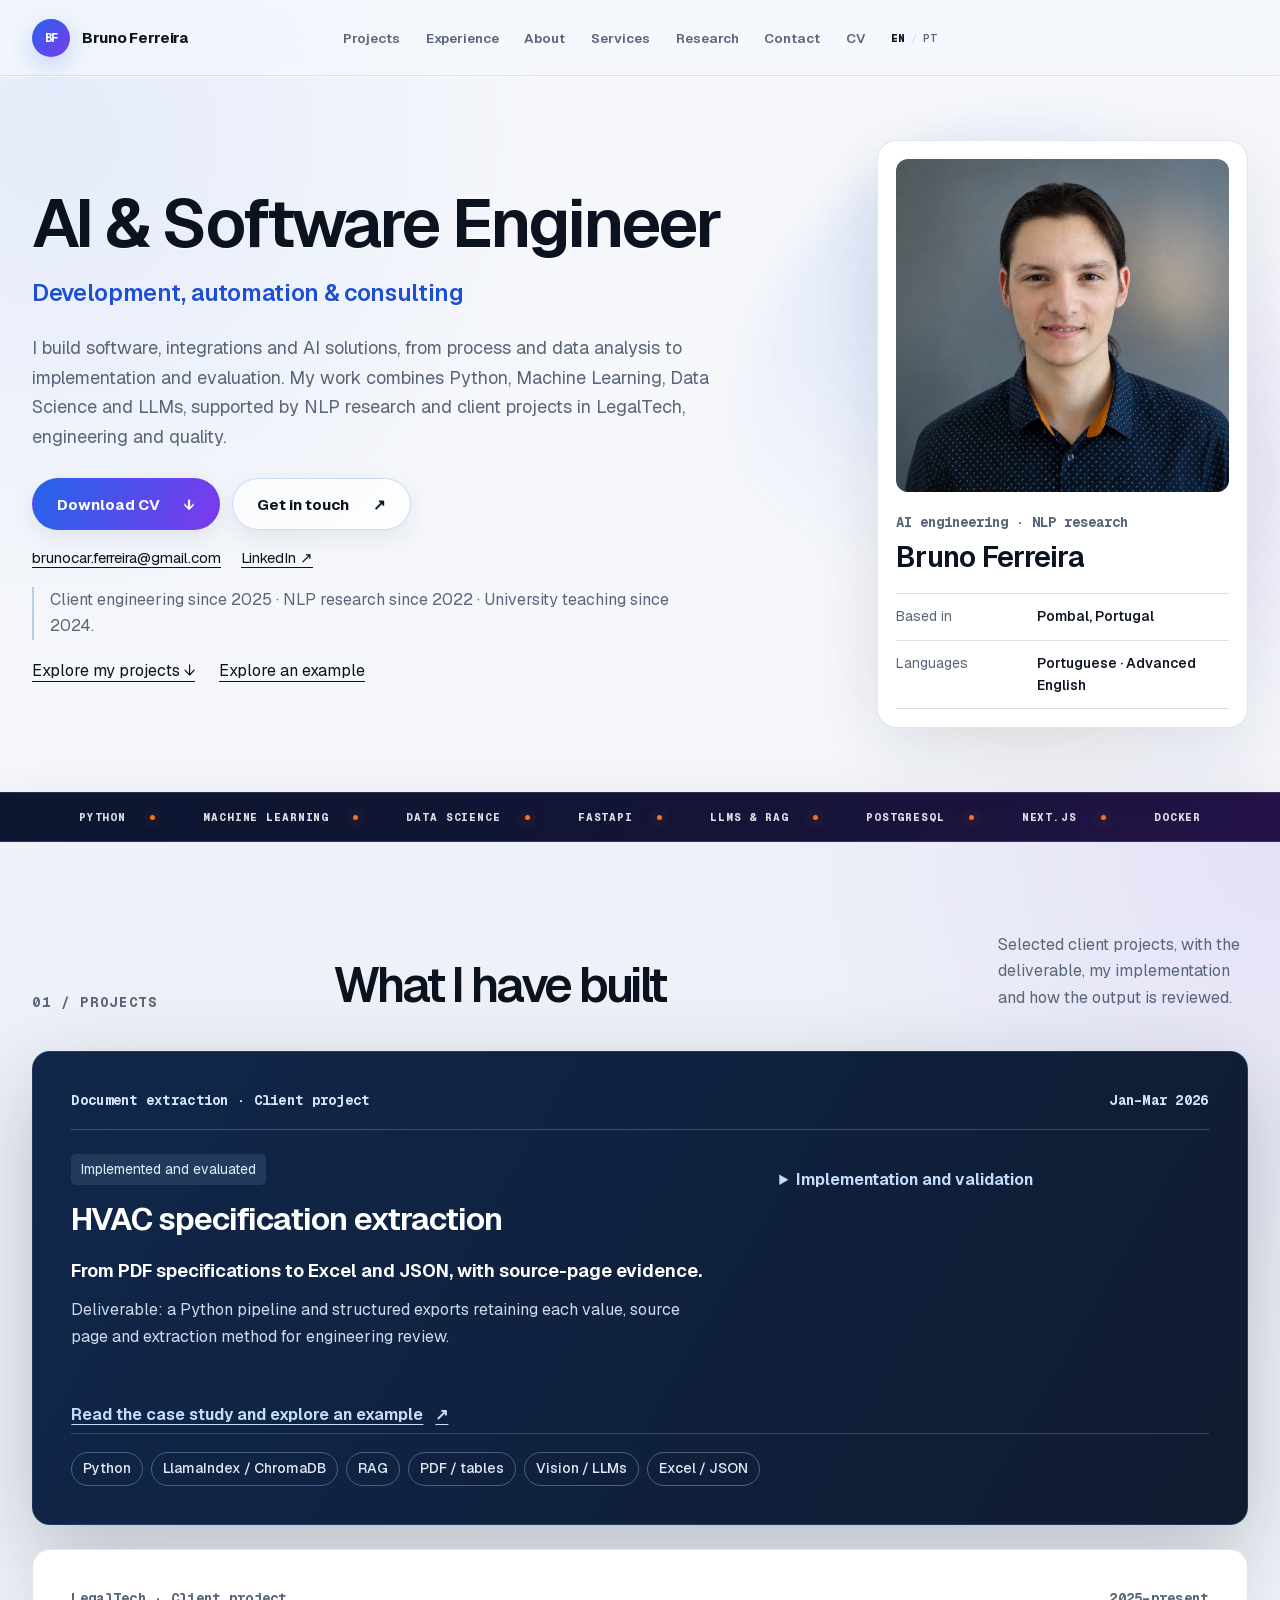
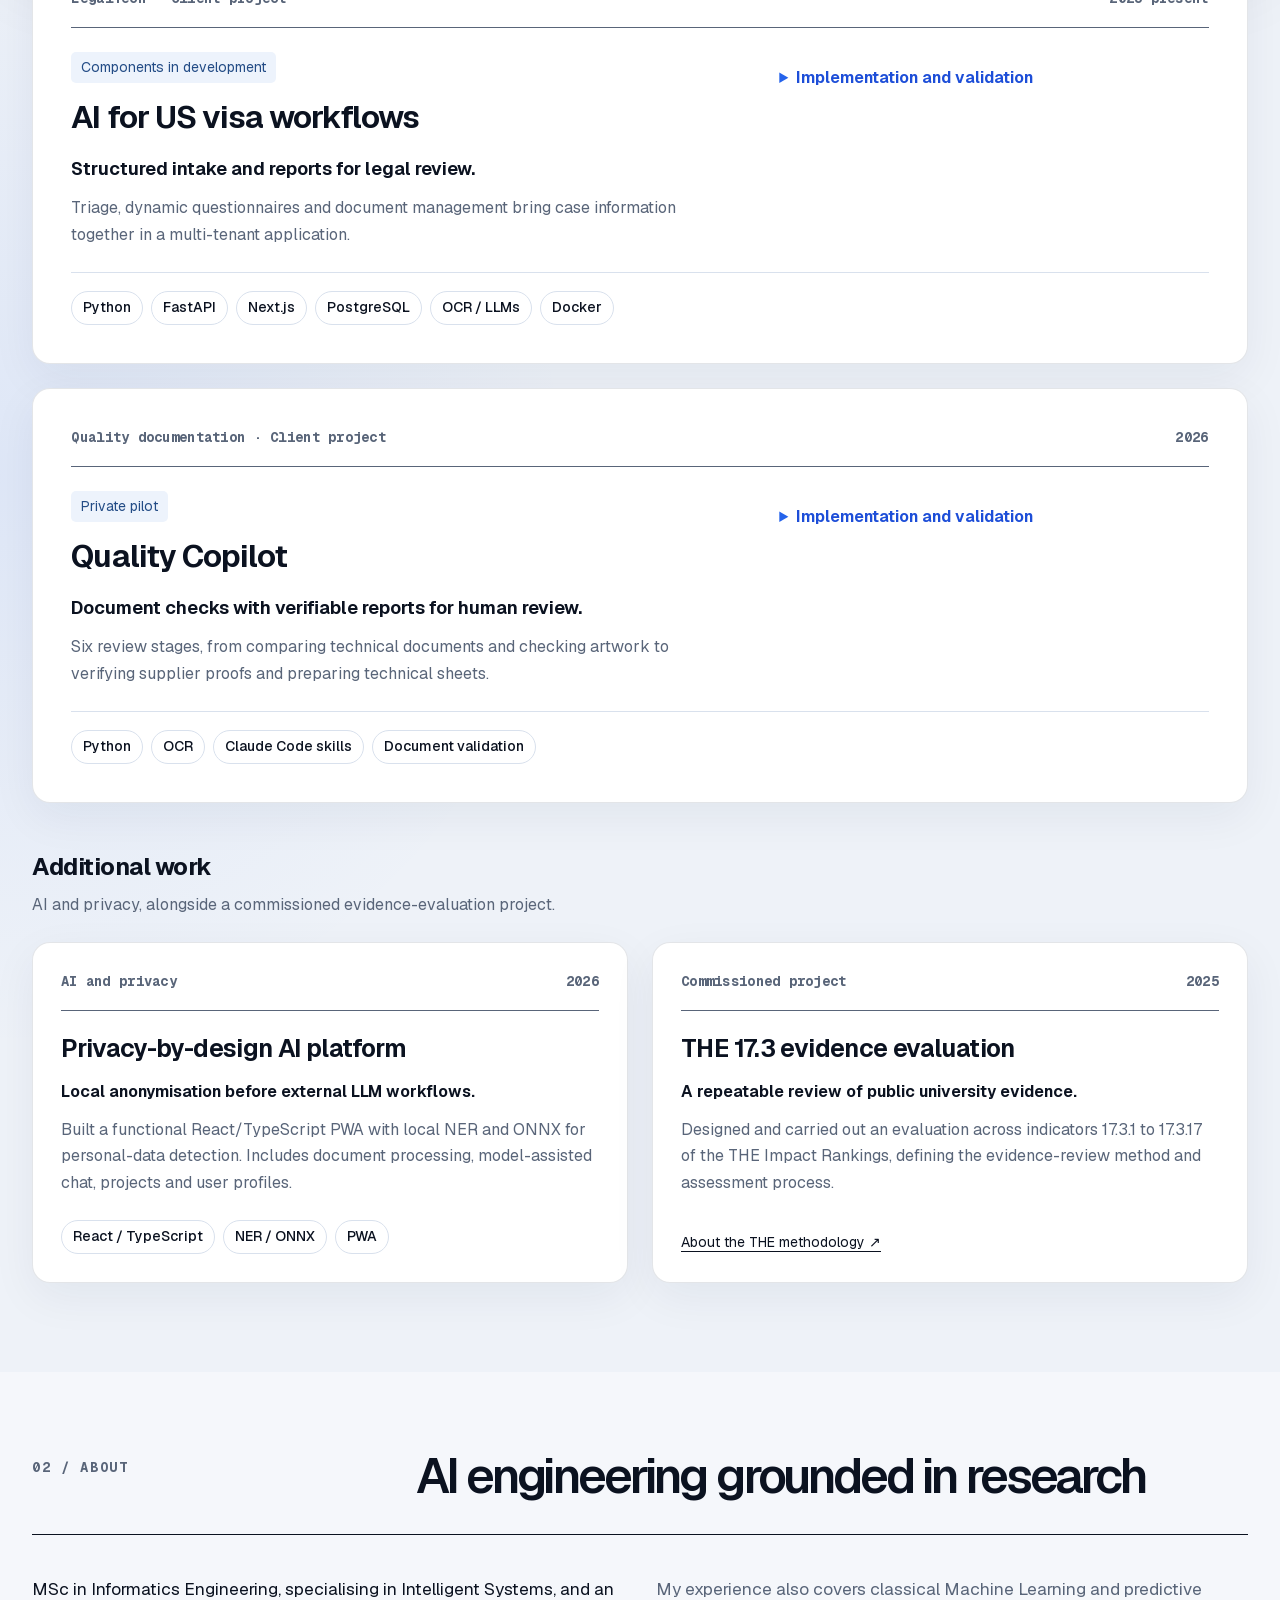
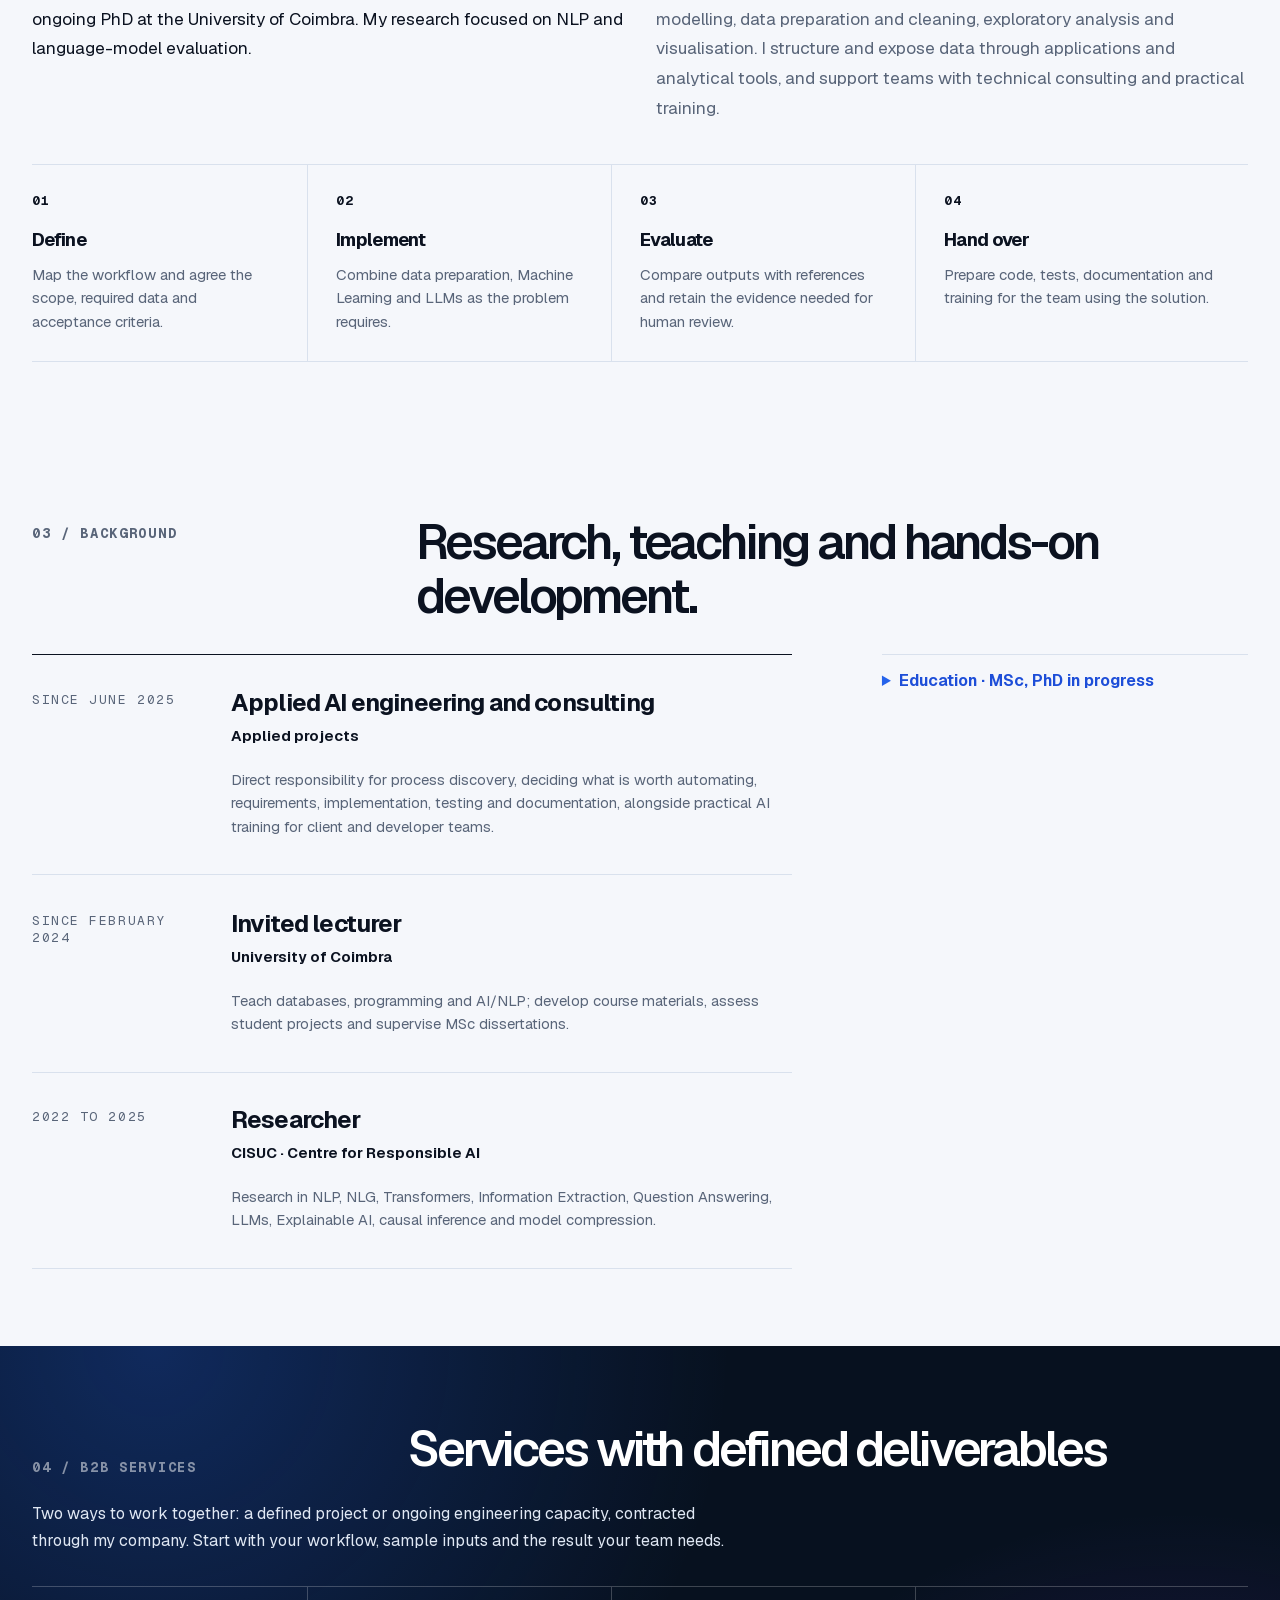
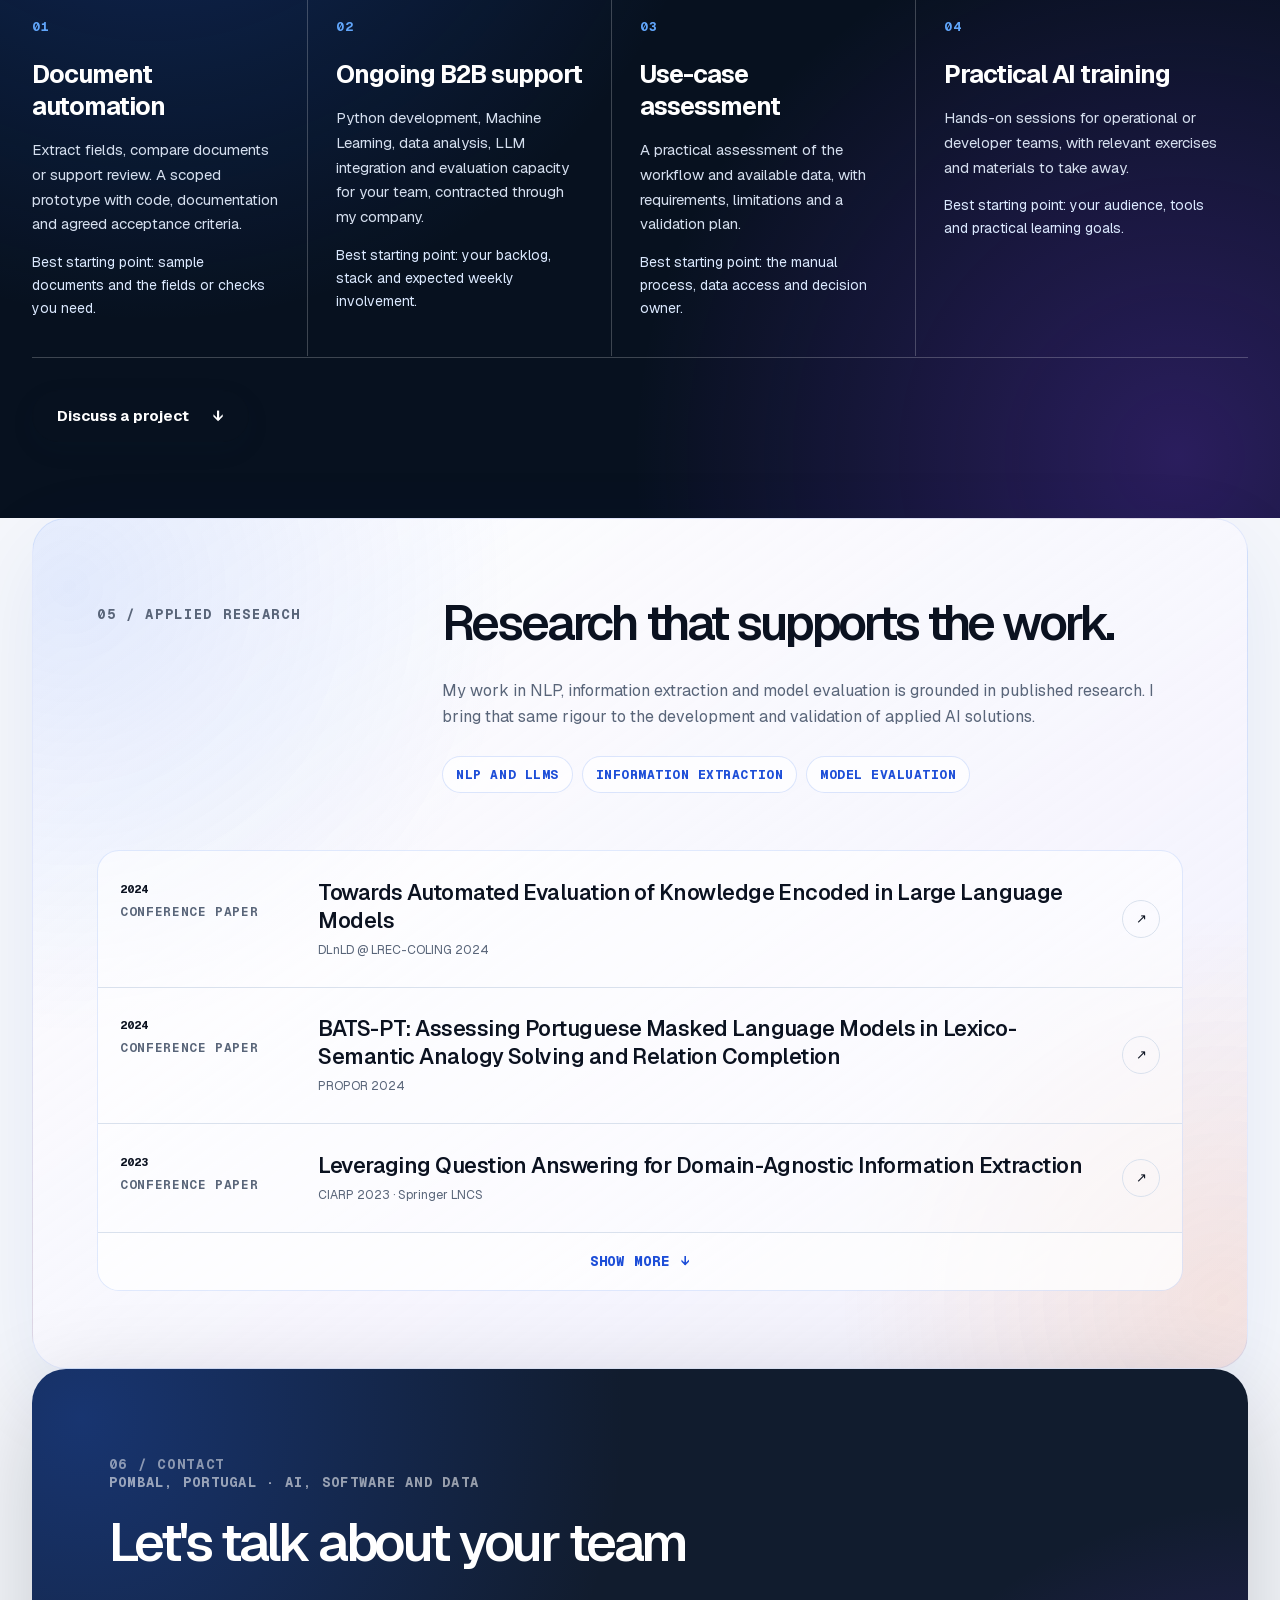
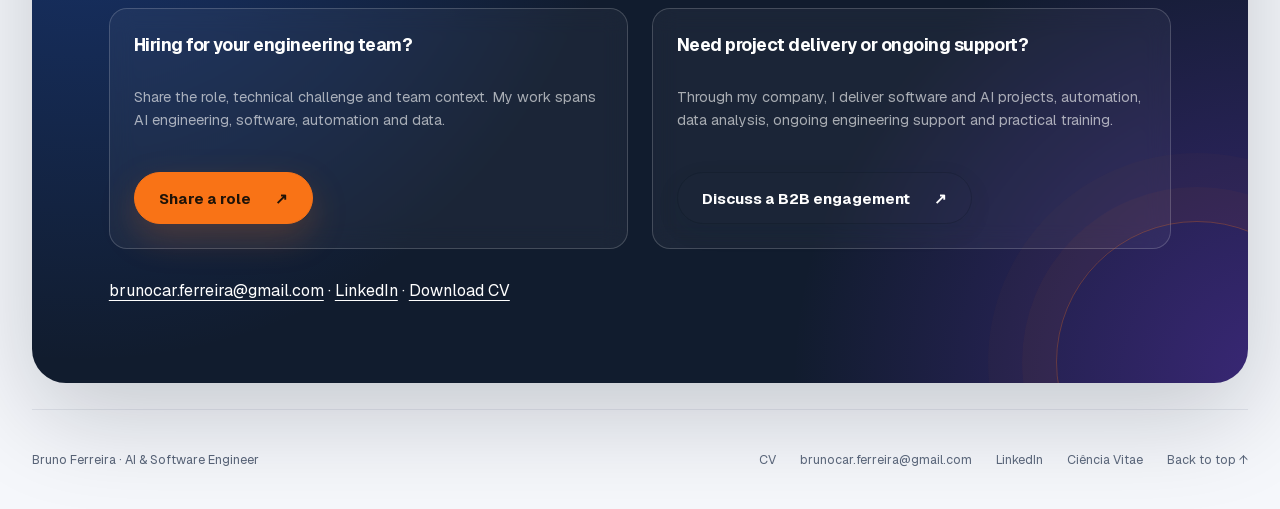
<file: index.html>
<!doctype html>
<html lang="en-GB">
<head>
  <meta charset="utf-8">
  <meta name="viewport" content="width=device-width, initial-scale=1">
  <title>Bruno Ferreira | AI &amp; Software Engineer</title>
  <meta name="description" content="AI and software engineer in Portugal. Machine Learning, Data Science, data analysis, LLMs and automation. Open to roles, B2B projects, consulting and training.">
  <meta name="theme-color" content="#f5f7fb">
  <link rel="canonical" href="https://mrbrunoferreira.github.io/bruno-ferreira/">
  <link rel="alternate" hreflang="pt-PT" href="https://mrbrunoferreira.github.io/bruno-ferreira/pt/">
  <link rel="alternate" hreflang="en-GB" href="https://mrbrunoferreira.github.io/bruno-ferreira/">
  <link rel="alternate" hreflang="x-default" href="https://mrbrunoferreira.github.io/bruno-ferreira/">
  <link rel="icon" type="image/png" sizes="304x304" href="./favicon-bf.png">
  <link rel="preload" href="./bruno-ferreira-portrait-2026.jpg" as="image">
  <link rel="stylesheet" href="./styles.css">
  <meta property="og:type" content="website">
  <meta property="og:title" content="Bruno Ferreira | AI &amp; Software Engineer">
  <meta property="og:description" content="AI and software engineer in Portugal. Machine Learning, Data Science, data analysis, LLMs and automation. Open to roles, B2B projects, consulting and training.">
  <meta property="og:url" content="https://mrbrunoferreira.github.io/bruno-ferreira/">
  <meta property="og:site_name" content="Bruno Ferreira">
  <meta property="og:locale" content="en_GB">
  <meta property="og:locale:alternate" content="pt_PT">
  <meta property="og:image" content="https://mrbrunoferreira.github.io/bruno-ferreira/og-applied-ai-blue.png">
  <meta property="og:image:width" content="1735">
  <meta property="og:image:height" content="907">
  <meta property="og:image:alt" content="Bruno Ferreira, Applied AI Engineer. Research, engineering and delivery.">
  <meta name="twitter:card" content="summary_large_image">
  <meta name="twitter:title" content="Bruno Ferreira | AI &amp; Software Engineer">
  <meta name="twitter:description" content="AI and software engineer in Portugal. Machine Learning, Data Science, data analysis, LLMs and automation. Open to roles, B2B projects, consulting and training.">
  <meta name="twitter:image" content="https://mrbrunoferreira.github.io/bruno-ferreira/og-applied-ai-blue.png">
  <script type="application/ld+json">{"@context":"https://schema.org","@type":"Person","name":"Bruno Ferreira","jobTitle":"AI & Software Engineer","url":"https://mrbrunoferreira.github.io/bruno-ferreira/","email":"mailto:brunocar.ferreira@gmail.com","sameAs":["https://www.linkedin.com/in/mrbclf/","https://www.cienciavitae.pt/portal/en/F511-94EB-FD3B","https://orcid.org/0000-0002-1148-8887"],"address":{"@type":"PostalAddress","addressLocality":"Pombal","addressCountry":"PT"},"knowsAbout":["Applied AI","Machine Learning","Data Science","Data preprocessing","Data analysis","Natural Language Processing","Large Language Models","Information Extraction","Question Answering","AI evaluation","Document intelligence"]}</script>
</head>
<body>
<a class="skip-link" href="#home">Skip to content</a>
<div class="scroll-progress" aria-hidden="true"><span></span></div>
<header class="site-header">
<a class="brand" href="#home" aria-label="Bruno Ferreira, home">
<span class="brand-mark" aria-hidden="true">BF</span>
<span>Bruno Ferreira</span>
</a>
<button class="nav-toggle" type="button" hidden aria-expanded="false" aria-controls="main-navigation" aria-label="Open menu" data-label-open="Open menu" data-label-close="Close menu">
<span>Menu</span>
<span class="nav-toggle-icon" aria-hidden="true"><span></span><span></span></span>
</button>
<nav class="main-nav" id="main-navigation" aria-label="Main navigation">
<a href="#projects">Projects</a>
<a href="#background">Experience</a>
<a href="#about">About</a>
<a href="#services">Services</a>
<a href="#research">Research</a>
<a class="nav-contact" href="#contact">Contact</a>
<a href="./bruno-ferreira-cv-en.pdf" download>CV</a>
<span class="language-switch" role="group" aria-label="Choose language">
<a href="./" lang="en" aria-current="page">EN</a>
<span aria-hidden="true">/</span>
<a href="./pt/" lang="pt">PT</a>
</span>
</nav>
</header>
<main id="home" tabindex="-1">
<section class="hero section-shell" aria-labelledby="hero-title">
<div class="hero-copy">
<h1 id="hero-title">AI &amp; Software Engineer<em>Development, automation &amp; consulting</em></h1>
<p class="hero-intro">I build software, integrations and AI solutions, from process and data analysis to implementation and evaluation. My work combines Python, Machine Learning, Data Science and LLMs, supported by NLP research and client projects in LegalTech, engineering and quality.</p>
<div class="hero-actions">
<a class="button button-primary" href="./bruno-ferreira-cv-en.pdf" download>Download CV <span aria-hidden="true">↓</span></a>
<a class="button button-secondary" href="mailto:brunocar.ferreira@gmail.com?subject=Engineering%20opportunity%20-%20Bruno%20Ferreira">Get in touch <span aria-hidden="true">↗</span></a>
</div>
<p class="hero-direct"><a href="mailto:brunocar.ferreira@gmail.com">brunocar.ferreira@gmail.com</a><a href="https://www.linkedin.com/in/mrbclf/" target="_blank" rel="noreferrer">LinkedIn ↗</a></p>
<p class="hero-evidence">Client engineering since 2025 · NLP research since 2022 · University teaching since 2024.</p>
<div class="hero-shortcuts"><a href="#projects">Explore my projects <span aria-hidden="true">↓</span></a><a href="./case-studies/hvac/#example">Explore an example</a></div>

</div>
<aside class="hero-profile" aria-label="Bruno Ferreira">
<div class="portrait-wrap"><img src="./bruno-ferreira-portrait-2026.jpg" alt="Portrait of Bruno Ferreira" width="1254" height="1254" fetchpriority="high"></div>
<p class="profile-label">AI engineering · NLP research</p>
<h2>Bruno Ferreira</h2>
<dl class="profile-facts"><div><dt>Based in</dt><dd>Pombal, Portugal</dd></div><div><dt>Languages</dt><dd>Portuguese · Advanced English</dd></div></dl>
</aside>
</section>
<div class="focus-strip">
<div class="focus-track" role="list" aria-label="Skills and technologies">
<span role="listitem">Python</span>
<span role="listitem">Machine Learning</span>
<span role="listitem">Data Science</span>
<span role="listitem">FastAPI</span>
<span role="listitem">LLMs &amp; RAG</span>
<span role="listitem">PostgreSQL</span>
<span role="listitem">Next.js</span>
<span role="listitem">Docker</span>
</div>
</div>

<section class="projects" id="projects" aria-labelledby="projects-title">
<div class="section-shell section-heading section-heading-row"><div><p class="section-index">01 / Projects</p><h2 id="projects-title">What I have built</h2></div><p class="section-note">Selected client projects, with the deliverable, my implementation and how the output is reviewed.</p></div>
<div class="section-shell case-list"><article class="project-card project-case project-hvac project-featured" id="project-hvac" aria-labelledby="project-hvac-title">
<div class="project-topline"><p>Document extraction · Client project</p><span>Jan–Mar 2026</span></div>
<div class="case-body">
<div class="case-overview"><p class="case-status">Implemented and evaluated</p><h3 id="project-hvac-title">HVAC specification extraction</h3><p class="case-outcome">From PDF specifications to Excel and JSON, with source-page evidence.</p><p class="case-context">Deliverable: a Python pipeline and structured exports retaining each value, source page and extraction method for engineering review.</p></div>
<details class="project-detail"><summary>Implementation and validation</summary><dl class="case-details"><div><dt>My implementation</dt><dd>Built a Python pipeline combining embedding-based RAG, deterministic table mapping and regular expressions with vision and language models.</dd></div><div><dt>Evidence &amp; review</dt><dd>Compared fields with manual references. Added tests for equipment attribution, identifier collisions and insufficient retrieval context.</dd></div></dl></details>
</div><a class="case-link" href="./case-studies/hvac/">Read the case study and explore an example <span aria-hidden="true">↗</span></a><div class="tag-list case-technologies"><span>Python</span><span>LlamaIndex / ChromaDB</span><span>RAG</span><span>PDF / tables</span><span>Vision / LLMs</span><span>Excel / JSON</span></div>
</article><article class="project-card project-case project-visa" id="project-legaltech" aria-labelledby="project-legaltech-title">
<div class="project-topline"><p>LegalTech · Client project</p><span>2025–present</span></div>
<div class="case-body">
<div class="case-overview"><p class="case-status">Components in development</p><h3 id="project-legaltech-title">AI for US visa workflows</h3><p class="case-outcome">Structured intake and reports for legal review.</p><p class="case-context">Triage, dynamic questionnaires and document management bring case information together in a multi-tenant application.</p></div>
<details class="project-detail"><summary>Implementation and validation</summary><dl class="case-details"><div><dt>My implementation</dt><dd>Designed and built intake, triage, dynamic questionnaires and document management, integrating OCR and language-model analysis.</dd></div><div><dt>Evidence &amp; review</dt><dd>Reports draw on document evidence to support review against USCIS criteria. Legal assessment remains with the reviewing team.</dd></div></dl></details>
</div><div class="tag-list case-technologies"><span>Python</span><span>FastAPI</span><span>Next.js</span><span>PostgreSQL</span><span>OCR / LLMs</span><span>Docker</span></div>
</article><article class="project-card project-case project-quality" id="project-quality" aria-labelledby="project-quality-title">
<div class="project-topline"><p>Quality documentation · Client project</p><span>2026</span></div>
<div class="case-body">
<div class="case-overview"><p class="case-status">Private pilot</p><h3 id="project-quality-title">Quality Copilot</h3><p class="case-outcome">Document checks with verifiable reports for human review.</p><p class="case-context">Six review stages, from comparing technical documents and checking artwork to verifying supplier proofs and preparing technical sheets.</p></div>
<details class="project-detail"><summary>Implementation and validation</summary><dl class="case-details"><div><dt>My implementation</dt><dd>Designed and implemented document comparison, dimensional and content checks, correction verification, supplier-proof comparison and technical-sheet preparation.</dd></div><div><dt>Evidence &amp; review</dt><dd>Produced reports for each stage, linking differences and findings to supporting evidence for human validation.</dd></div></dl></details>
</div><div class="tag-list case-technologies"><span>Python</span><span>OCR</span><span>Claude Code skills</span><span>Document validation</span></div>
</article><div class="additional-heading"><h3>Additional work</h3><p>AI and privacy, alongside a commissioned evidence-evaluation project.</p></div>
<div class="additional-project-grid">
<article class="project-card project-compact project-privacy" id="project-privacy">
<div class="project-topline"><p>AI and privacy</p><span>2026</span></div>
<h3>Privacy-by-design AI platform</h3><p class="case-outcome">Local anonymisation before external LLM workflows.</p><p class="case-context">Built a functional React/TypeScript PWA with local NER and ONNX for personal-data detection. Includes document processing, model-assisted chat, projects and user profiles.</p>
<div class="tag-list"><span>React / TypeScript</span><span>NER / ONNX</span><span>PWA</span></div>
</article>
<article class="project-card project-compact project-the" id="project-the">
<div class="project-topline"><p>Commissioned project</p><span>2025</span></div>
<h3>THE 17.3 evidence evaluation</h3><p class="case-outcome">A repeatable review of public university evidence.</p><p class="case-context">Designed and carried out an evaluation across indicators 17.3.1 to 17.3.17 of the THE Impact Rankings, defining the evidence-review method and assessment process.</p>
<a class="case-source" href="https://www.timeshighereducation.com/world-university-rankings/impact-rankings-2025-methodology" target="_blank" rel="noreferrer">About the THE methodology <span aria-hidden="true">↗</span></a>
</article>
</div></div>
</section>
<section class="about section-shell" id="about" aria-labelledby="about-title">
<div class="section-heading"><p class="section-index">02 / About</p><h2 id="about-title">AI engineering grounded in research</h2></div>
<div class="about-body">
<div class="about-copy"><p>MSc in Informatics Engineering, specialising in Intelligent Systems, and an ongoing PhD at the University of Coimbra. My research focused on NLP and language-model evaluation.</p><p>My experience also covers classical Machine Learning and predictive modelling, data preparation and cleaning, exploratory analysis and visualisation. I structure and expose data through applications and analytical tools, and support teams with technical consulting and practical training.</p></div>
<div class="about-process" role="group" aria-label="How I work">
<article><span>01</span><h3>Define</h3><p>Map the workflow and agree the scope, required data and acceptance criteria.</p></article><article><span>02</span><h3>Implement</h3><p>Combine data preparation, Machine Learning and LLMs as the problem requires.</p></article><article><span>03</span><h3>Evaluate</h3><p>Compare outputs with references and retain the evidence needed for human review.</p></article><article><span>04</span><h3>Hand over</h3><p>Prepare code, tests, documentation and training for the team using the solution.</p></article>
</div>
</div>
</section>
<section class="journey section-shell" id="background" aria-labelledby="journey-title">
<div class="section-heading">
<p class="section-index">03 / Background</p>
<h2 id="journey-title">Research, teaching and hands-on development.</h2>
</div>
<div class="journey-layout">
<div class="timeline">
<article>
<p class="timeline-period">Since June 2025</p>
<div>
<h3>Applied AI engineering and consulting</h3>
<p class="timeline-place">Applied projects</p>
<p>Direct responsibility for process discovery, deciding what is worth automating, requirements, implementation, testing and documentation, alongside practical AI training for client and developer teams.</p>
</div>
</article>
<article>
<p class="timeline-period">Since February 2024</p>
<div>
<h3>Invited lecturer</h3>
<p class="timeline-place">University of Coimbra</p>
<p>Teach databases, programming and AI/NLP; develop course materials, assess student projects and supervise MSc dissertations.</p>
</div>
</article>
<article>
<p class="timeline-period">2022 to 2025</p>
<div>
<h3>Researcher</h3>
<p class="timeline-place">CISUC · Centre for Responsible AI</p>
<p>Research in NLP, NLG, Transformers, Information Extraction, Question Answering, LLMs, Explainable AI, causal inference and model compression.</p>
</div>
</article>
</div>
<details class="education-detail"><summary>Education · MSc, PhD in progress</summary><aside class="education-card">
<p class="profile-label">Education</p>
<div>
<span>Ongoing</span>
<h3>PhD in Informatics Engineering</h3>
<p>University of Coimbra</p>
</div>
<div>
<span>2022</span>
<h3>MSc in Informatics Engineering</h3>
<p>Specialisation in Intelligent Systems</p>
</div>
<div>
<span>2021</span>
<h3>BSc in Informatics Engineering</h3>
<p>University of Coimbra</p>
</div>
</aside></details>
</div>
</section>
<section class="capability-section" id="services" aria-labelledby="capability-title">
<div class="section-shell">
<div class="section-heading section-heading-row"><div><p class="section-index section-index-light">04 / B2B services</p>
<h2 id="capability-title">Services with defined deliverables</h2></div></div>
<p class="service-intro">Two ways to work together: a defined project or ongoing engineering capacity, contracted through my company. Start with your workflow, sample inputs and the result your team needs.</p>
<div class="capability-grid">
<article><span>01</span><h3>Document automation</h3><p>Extract fields, compare documents or support review. A scoped prototype with code, documentation and agreed acceptance criteria.</p><p class="service-delivery">Best starting point: sample documents and the fields or checks you need.</p></article><article><span>02</span><h3>Ongoing B2B support</h3><p>Python development, Machine Learning, data analysis, LLM integration and evaluation capacity for your team, contracted through my company.</p><p class="service-delivery">Best starting point: your backlog, stack and expected weekly involvement.</p></article><article><span>03</span><h3>Use-case assessment</h3><p>A practical assessment of the workflow and available data, with requirements, limitations and a validation plan.</p><p class="service-delivery">Best starting point: the manual process, data access and decision owner.</p></article><article><span>04</span><h3>Practical AI training</h3><p>Hands-on sessions for operational or developer teams, with relevant exercises and materials to take away.</p><p class="service-delivery">Best starting point: your audience, tools and practical learning goals.</p></article>
</div>
<p class="service-contact"><a class="button button-outline-light" href="#contact">Discuss a project <span aria-hidden="true">↓</span></a></p>
</div></section>
<section class="publications section-shell" id="research" aria-labelledby="publications-title">
<div class="section-heading">
<p class="section-index">05 / Applied research</p>
<div class="publication-heading-copy">
<h2 id="publications-title">Research that supports the work.</h2>
<p class="publication-lead">My work in NLP, information extraction and model evaluation is grounded in published research. I bring that same rigour to the development and validation of applied AI solutions.</p>
<div class="publication-themes" role="list" aria-label="Main research areas">
<span role="listitem">NLP and LLMs</span>
<span role="listitem">Information extraction</span>
<span role="listitem">Model evaluation</span>
</div>
</div>
</div>
<div class="publication-list">
<article>
<div class="publication-meta"><span>2024</span><small>Conference paper</small></div>
<div class="publication-copy"><h3>Towards Automated Evaluation of Knowledge Encoded in Large Language Models</h3><p>DLnLD @ LREC-COLING 2024</p></div>
<a href="https://aclanthology.org/2024.dlnld-1.7/" target="_blank" rel="noreferrer" aria-label="Open Towards Automated Evaluation of Knowledge Encoded in Large Language Models">↗</a>
</article>
<article>
<div class="publication-meta"><span>2024</span><small>Conference paper</small></div>
<div class="publication-copy"><h3>BATS-PT: Assessing Portuguese Masked Language Models in Lexico-Semantic Analogy Solving and Relation Completion</h3><p>PROPOR 2024</p></div>
<a href="https://aclanthology.org/2024.propor-1.21/" target="_blank" rel="noreferrer" aria-label="Open BATS-PT">↗</a>
</article>
<article>
<div class="publication-meta"><span>2023</span><small>Conference paper</small></div>
<div class="publication-copy"><h3>Leveraging Question Answering for Domain-Agnostic Information Extraction</h3><p>CIARP 2023 · Springer LNCS</p></div>
<a href="https://link.springer.com/chapter/10.1007/978-3-031-49018-7_18" target="_blank" rel="noreferrer" aria-label="Open Leveraging Question Answering for Domain-Agnostic Information Extraction">↗</a>
</article>

<div class="publication-more" id="publication-more-en"><article>
<div class="publication-meta"><span>2023</span><small>Conference paper</small></div>
<div class="publication-copy"><h3>Evaluating the Extraction of Toxicological Properties with Extractive Question Answering</h3><p>EANN 2023 · Springer CCIS</p></div>
<a href="https://link.springer.com/chapter/10.1007/978-3-031-34204-2_48" target="_blank" rel="noreferrer" aria-label="Open Evaluating the Extraction of Toxicological Properties with Extractive Question Answering">↗</a>
</article>
<article>
<div class="publication-meta"><span>2023</span><small>Conference paper</small></div>
<div class="publication-copy"><h3>SafetyDesk: Accelerating the Production of Toxicological Reports</h3><p>EXP.AT 2023 · IEEE</p></div>
<a href="https://doi.org/10.1109/exp.at2358782.2023.10546214" target="_blank" rel="noreferrer" aria-label="Open SafetyDesk: Accelerating the Production of Toxicological Reports">↗</a>
</article>
<article>
<div class="publication-meta"><span>2023</span><small>Extended abstract</small></div>
<div class="publication-copy"><h3>ETFs Information Extraction from KIIDs</h3><p>Environmental Finance for the Common Good</p></div>
<a href="https://www.cienciavitae.pt/portal/en/F511-94EB-FD3B" target="_blank" rel="noreferrer" aria-label="Open the record on Ciência Vitae">↗</a>
</article>
<article>
<div class="publication-meta"><span>2022</span><small>Conference paper</small></div>
<div class="publication-copy"><h3>Question Answering for Toxicological Information Extraction</h3><p>SLATE 2022 · OASIcs</p></div>
<a href="https://drops.dagstuhl.de/entities/document/10.4230/OASIcs.SLATE.2022.3" target="_blank" rel="noreferrer" aria-label="Open Question Answering for Toxicological Information Extraction">↗</a>
</article>
<article>
<div class="publication-meta"><span>2022</span><small>Master's dissertation</small></div>
<div class="publication-copy"><h3>Safety Desk: Extraction and Analysis of Textual Information to Build a Reporting System</h3><p>University of Coimbra</p></div>
<a href="https://estudogeral.uc.pt/handle/10316/102975" target="_blank" rel="noreferrer" aria-label="Open the Safety Desk dissertation">↗</a>
</article>
</div>
<button class="publication-toggle" type="button" hidden aria-expanded="false" aria-controls="publication-more-en" data-label-more="Show more" data-label-less="Show less">
<span class="publication-toggle-label">Show more</span>
<span aria-hidden="true">↓</span>
</button>
</div>
</section>
<section class="contact section-shell" id="contact" aria-labelledby="contact-title">
<p class="section-index section-index-light">06 / Contact</p>
<div class="contact-prompt"><p class="contact-kicker">Pombal, Portugal · AI, software and data</p><h2 id="contact-title">Let&#x27;s talk about your team</h2></div>
<div class="contact-paths contact-options">
<article class="contact-role"><h3>Hiring for your engineering team?</h3><p>Share the role, technical challenge and team context. My work spans AI engineering, software, automation and data.</p><a class="button button-accent" href="mailto:brunocar.ferreira@gmail.com?subject=Engineering%20opportunity%20-%20Bruno%20Ferreira">Share a role <span aria-hidden="true">↗</span></a></article>
<article><h3>Need project delivery or ongoing support?</h3><p>Through my company, I deliver software and AI projects, automation, data analysis, ongoing engineering support and practical training.</p><a class="button button-outline-light" href="mailto:brunocar.ferreira@gmail.com?subject=B2B%20project%20-%20Bruno%20Ferreira">Discuss a B2B engagement <span aria-hidden="true">↗</span></a></article>
</div>
<p class="contact-direct"><a href="mailto:brunocar.ferreira@gmail.com">brunocar.ferreira@gmail.com</a> · <a href="https://www.linkedin.com/in/mrbclf/" target="_blank" rel="noreferrer">LinkedIn</a> · <a href="./bruno-ferreira-cv-en.pdf" download>Download CV</a></p>
</section>
</main>
<footer class="site-footer">
<p>Bruno Ferreira · AI &amp; Software Engineer</p>
<div>
<a href="./bruno-ferreira-cv-en.pdf" download>CV</a>
<a href="mailto:brunocar.ferreira@gmail.com">brunocar.ferreira@gmail.com</a>
<a href="https://www.linkedin.com/in/mrbclf/" target="_blank" rel="noreferrer">LinkedIn</a>
<a href="https://www.cienciavitae.pt/portal/en/F511-94EB-FD3B" target="_blank" rel="noreferrer">Ciência Vitae</a>
<a href="#home">Back to top ↑</a>
</div>
</footer>
<script src="./interactions.js" defer></script>
</body>
</html>
</file>
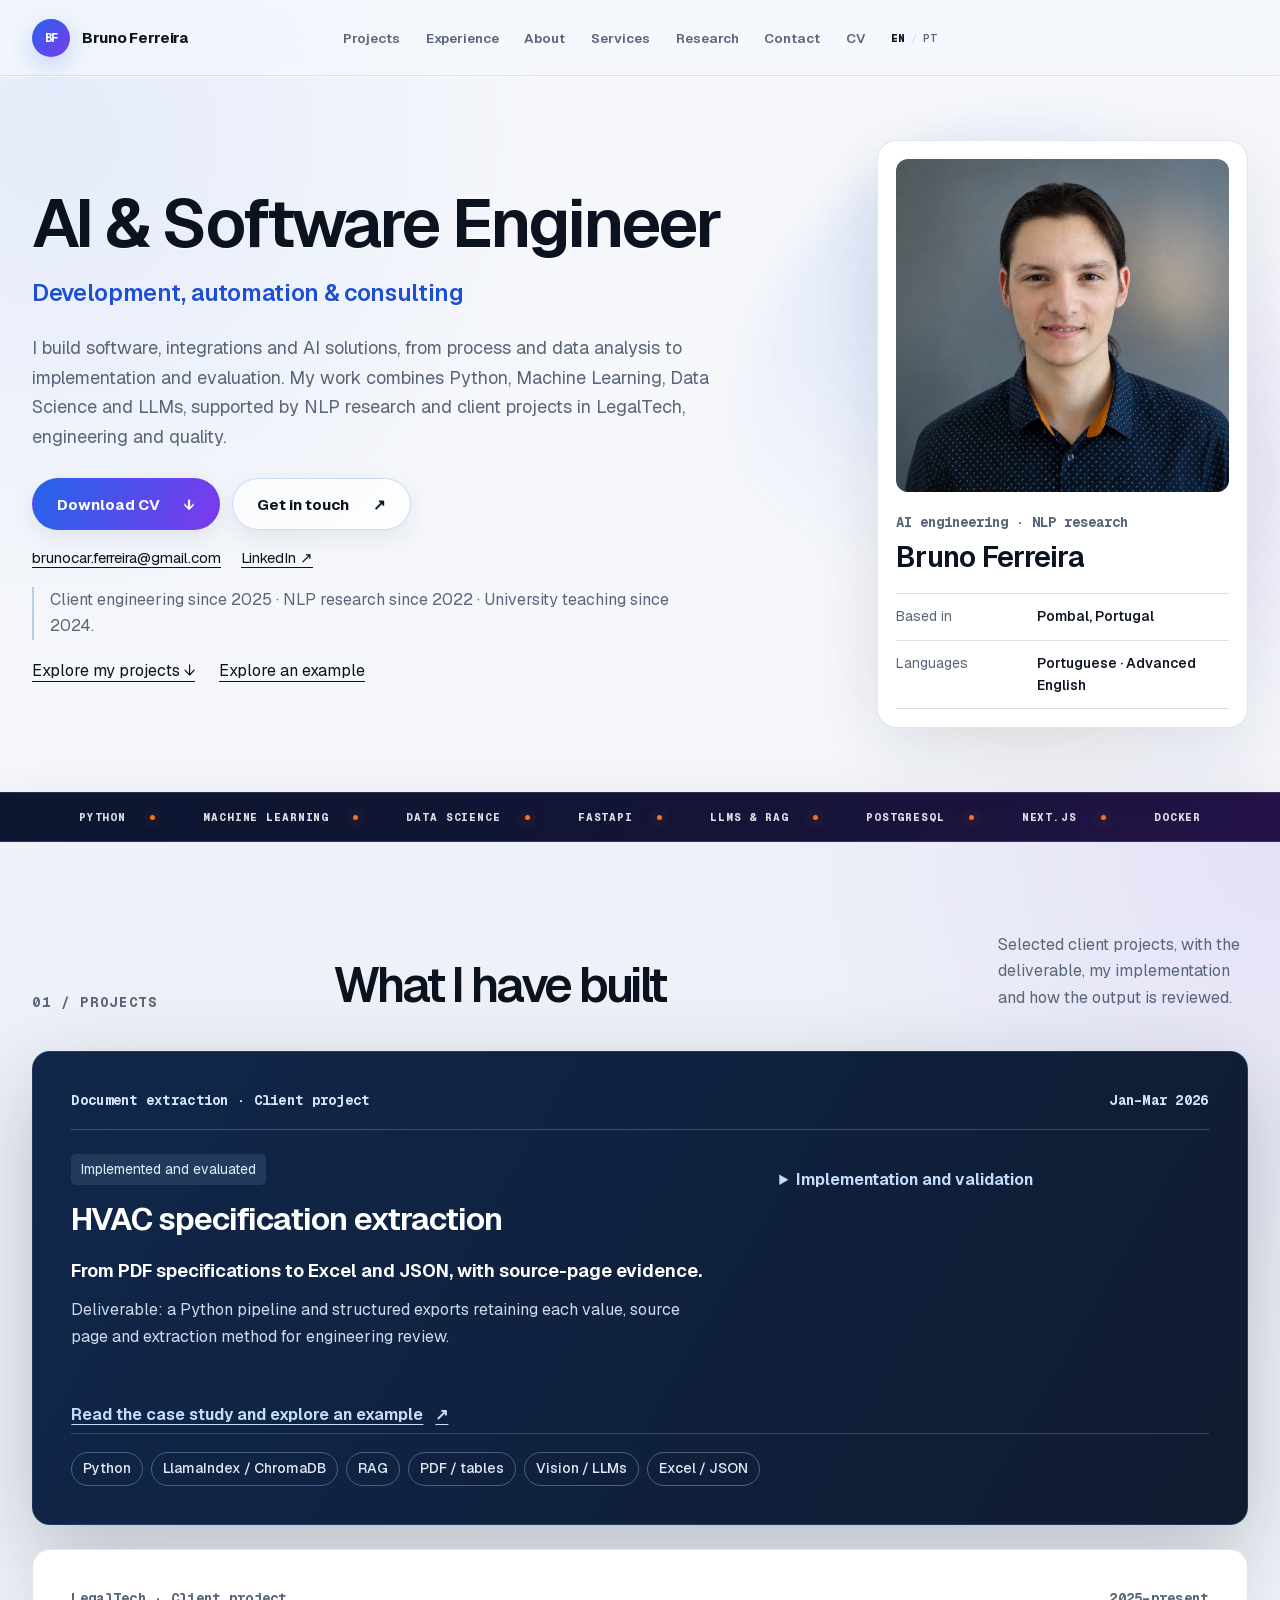
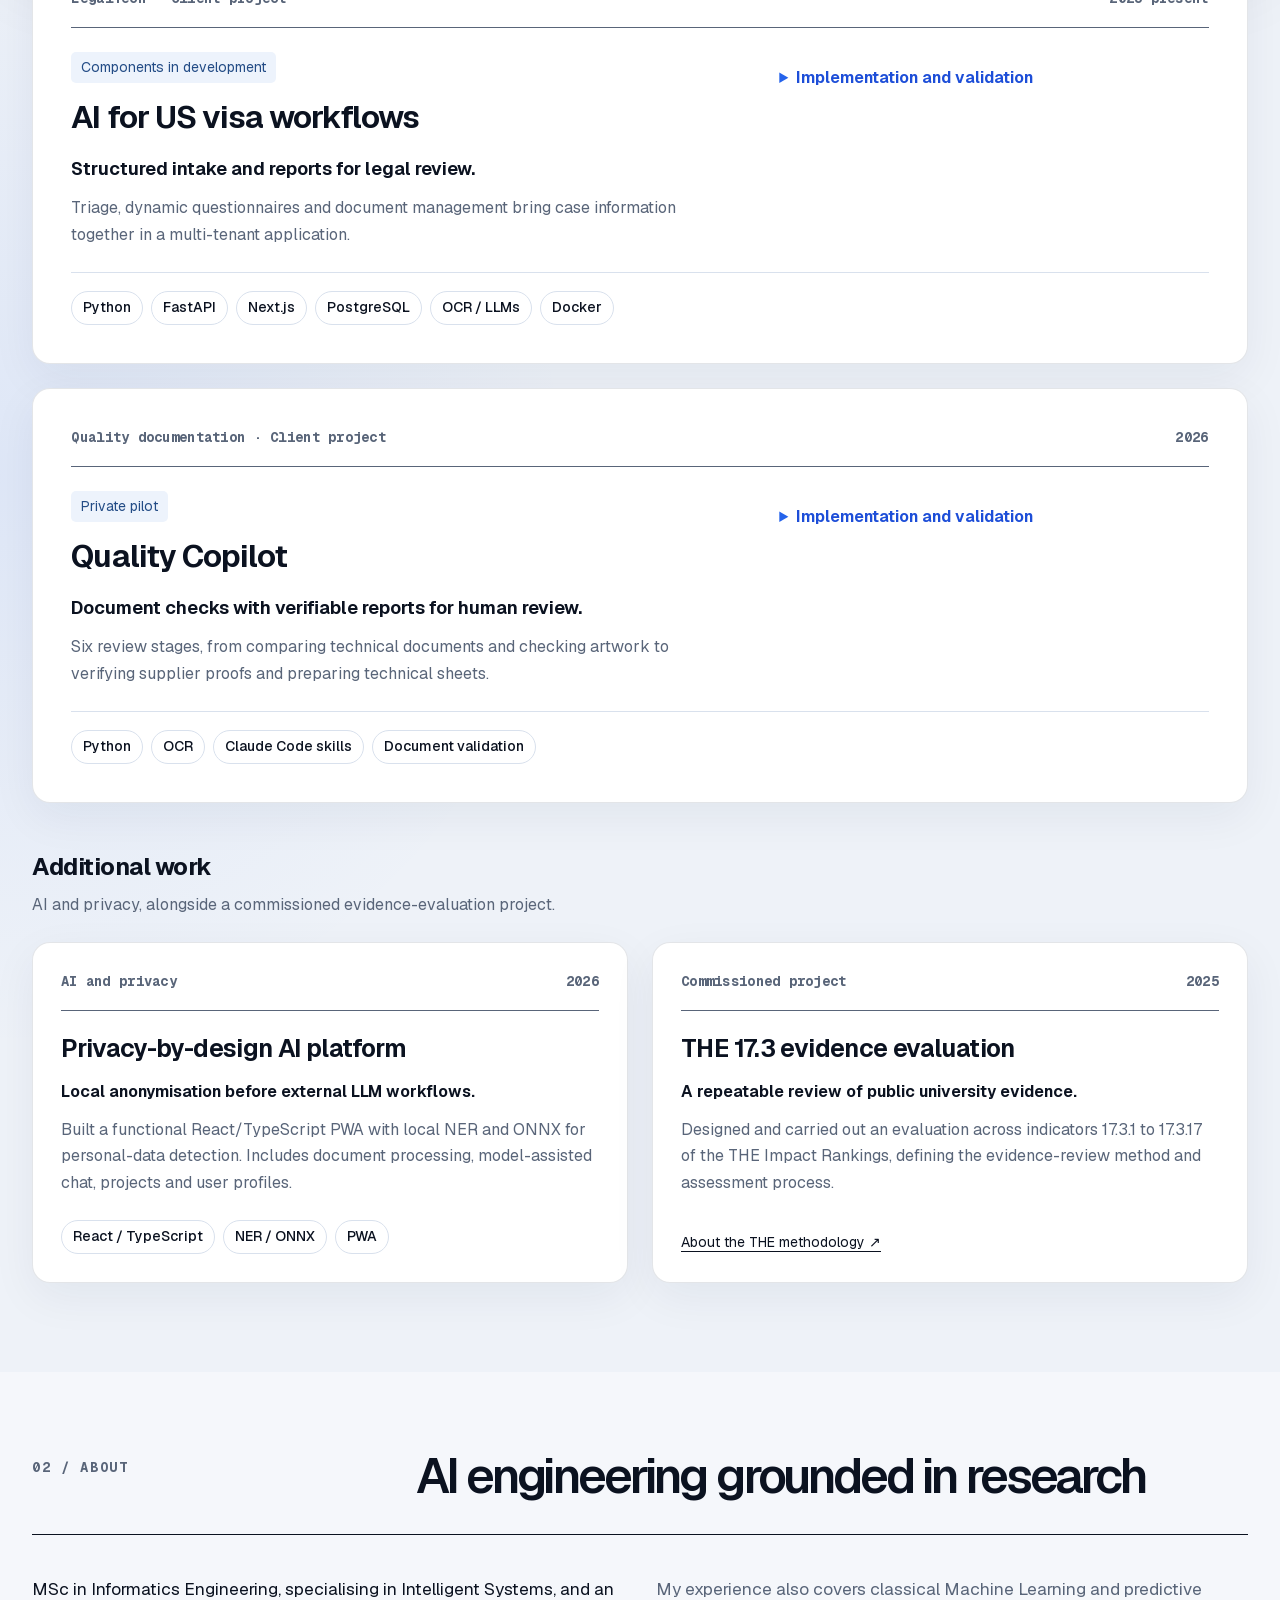
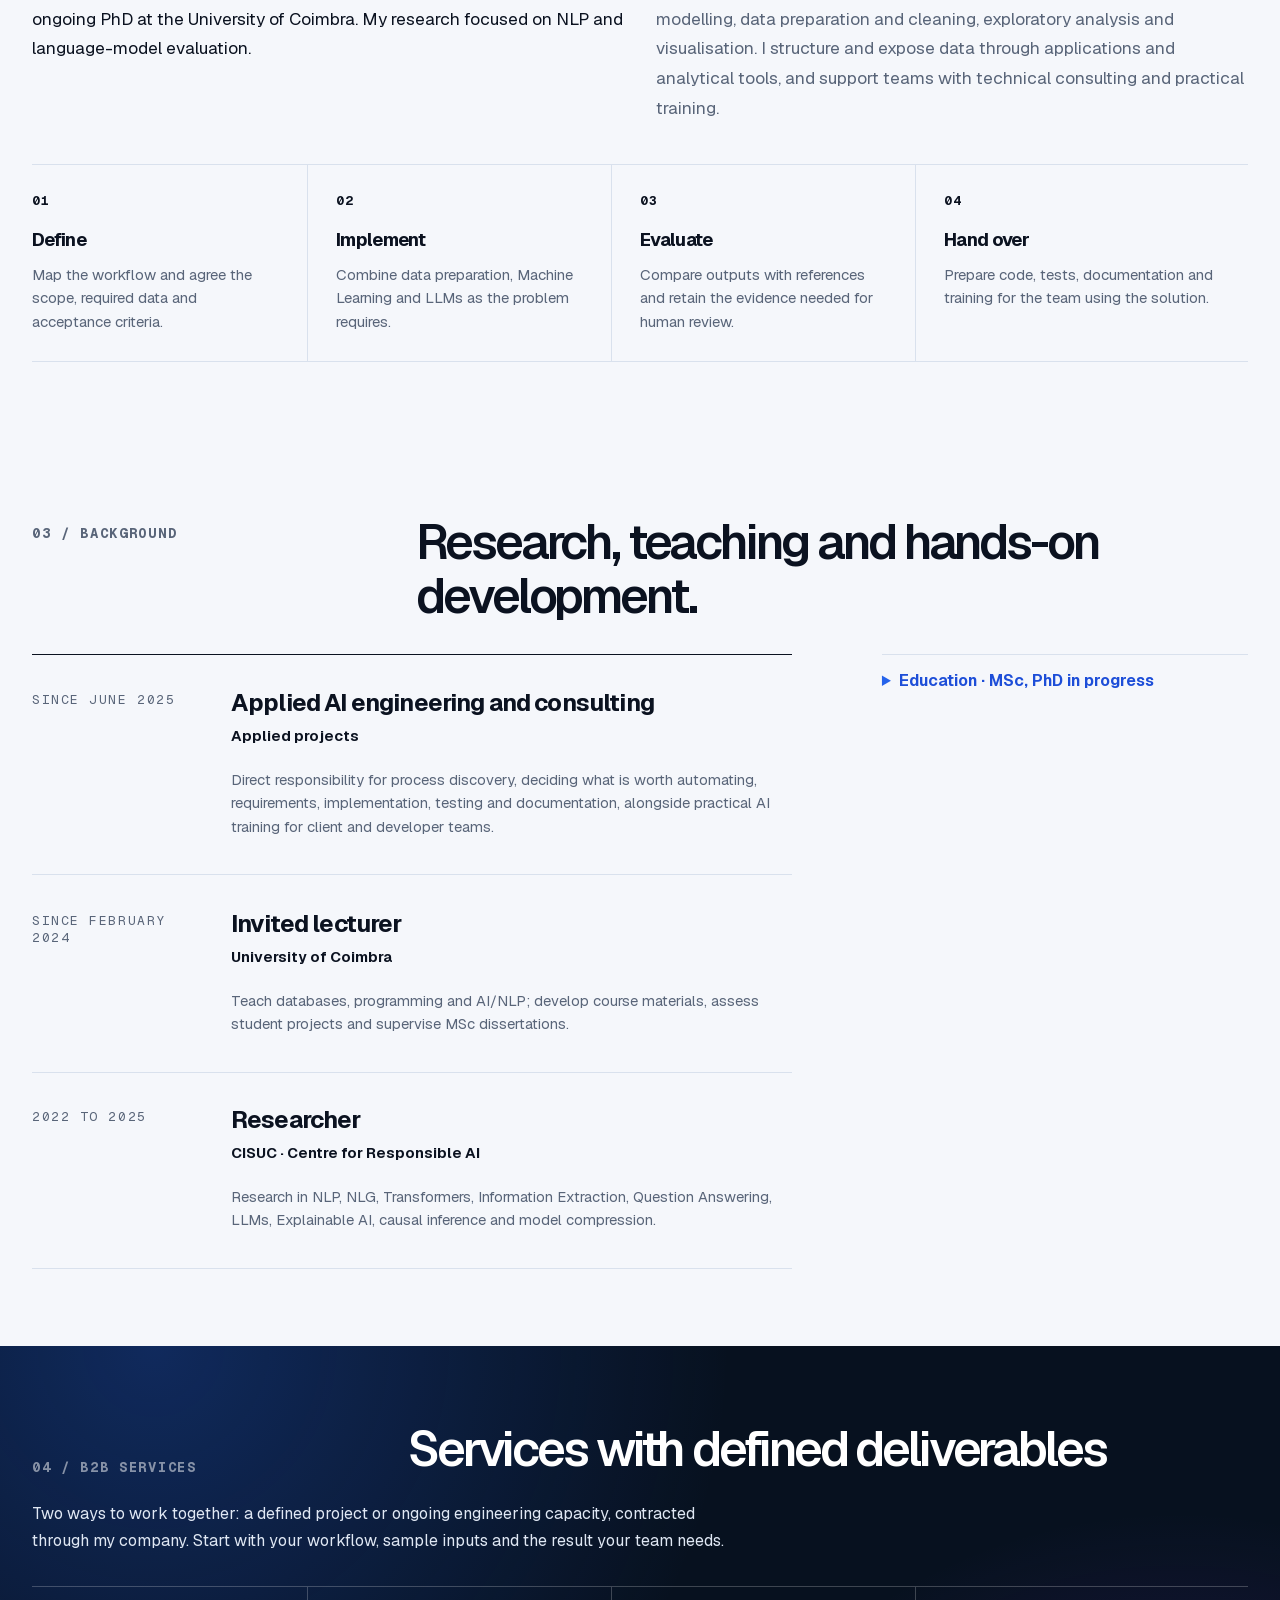
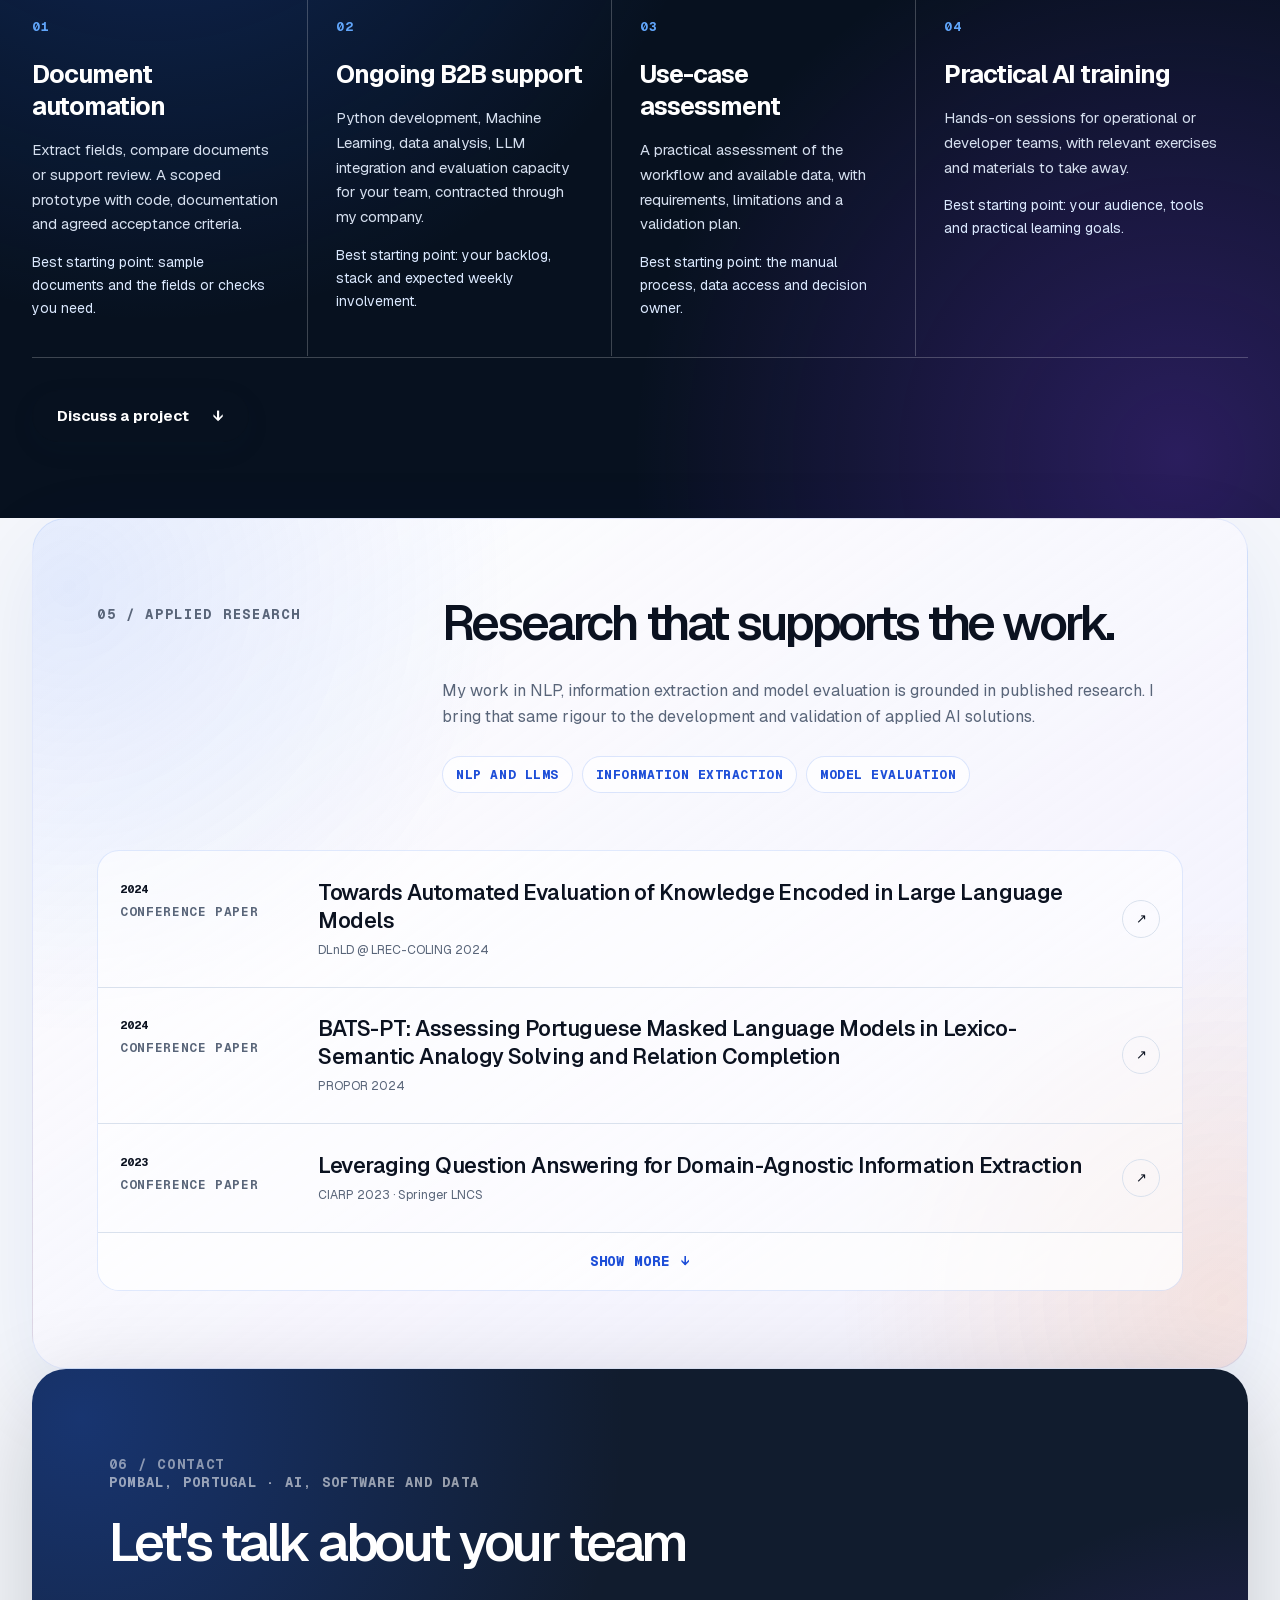
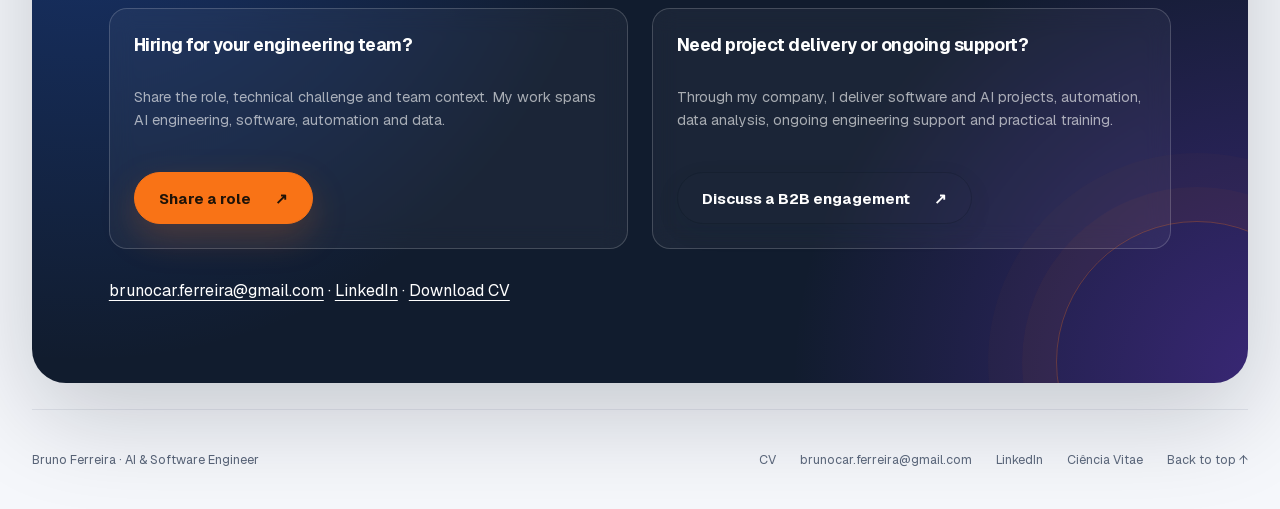
<file: en/index.html>
<!doctype html>
<html lang="en-GB">
<head>
  <meta charset="utf-8">
  <meta name="viewport" content="width=device-width, initial-scale=1">
  <title>Bruno Ferreira | AI &amp; Software Engineer</title>
  <meta name="description" content="AI and software engineer in Portugal. Machine Learning, Data Science, data analysis, LLMs and automation. Open to roles, B2B projects, consulting and training.">
  <meta name="theme-color" content="#f5f7fb">
  <link rel="canonical" href="https://mrbrunoferreira.github.io/bruno-ferreira/">
  <link rel="alternate" hreflang="pt-PT" href="https://mrbrunoferreira.github.io/bruno-ferreira/pt/">
  <link rel="alternate" hreflang="en-GB" href="https://mrbrunoferreira.github.io/bruno-ferreira/">
  <link rel="alternate" hreflang="x-default" href="https://mrbrunoferreira.github.io/bruno-ferreira/">
  <link rel="icon" type="image/png" sizes="304x304" href="../favicon-bf.png">
  <link rel="preload" href="../bruno-ferreira-portrait-2026.jpg" as="image">
  <link rel="stylesheet" href="../styles.css">
  <meta property="og:type" content="website">
  <meta property="og:title" content="Bruno Ferreira | AI &amp; Software Engineer">
  <meta property="og:description" content="AI and software engineer in Portugal. Machine Learning, Data Science, data analysis, LLMs and automation. Open to roles, B2B projects, consulting and training.">
  <meta property="og:url" content="https://mrbrunoferreira.github.io/bruno-ferreira/">
  <meta property="og:site_name" content="Bruno Ferreira">
  <meta property="og:locale" content="en_GB">
  <meta property="og:locale:alternate" content="pt_PT">
  <meta property="og:image" content="https://mrbrunoferreira.github.io/bruno-ferreira/og-applied-ai-blue.png">
  <meta property="og:image:width" content="1735">
  <meta property="og:image:height" content="907">
  <meta property="og:image:alt" content="Bruno Ferreira, Applied AI Engineer. Research, engineering and delivery.">
  <meta name="twitter:card" content="summary_large_image">
  <meta name="twitter:title" content="Bruno Ferreira | AI &amp; Software Engineer">
  <meta name="twitter:description" content="AI and software engineer in Portugal. Machine Learning, Data Science, data analysis, LLMs and automation. Open to roles, B2B projects, consulting and training.">
  <meta name="twitter:image" content="https://mrbrunoferreira.github.io/bruno-ferreira/og-applied-ai-blue.png">
  <script type="application/ld+json">{"@context":"https://schema.org","@type":"Person","name":"Bruno Ferreira","jobTitle":"AI & Software Engineer","url":"https://mrbrunoferreira.github.io/bruno-ferreira/","email":"mailto:brunocar.ferreira@gmail.com","sameAs":["https://www.linkedin.com/in/mrbclf/","https://www.cienciavitae.pt/portal/en/F511-94EB-FD3B","https://orcid.org/0000-0002-1148-8887"],"address":{"@type":"PostalAddress","addressLocality":"Pombal","addressCountry":"PT"},"knowsAbout":["Applied AI","Machine Learning","Data Science","Data preprocessing","Data analysis","Natural Language Processing","Large Language Models","Information Extraction","Question Answering","AI evaluation","Document intelligence"]}</script>
</head>
<body>
<a class="skip-link" href="#home">Skip to content</a>
<div class="scroll-progress" aria-hidden="true"><span></span></div>
<header class="site-header">
<a class="brand" href="#home" aria-label="Bruno Ferreira, home">
<span class="brand-mark" aria-hidden="true">BF</span>
<span>Bruno Ferreira</span>
</a>
<button class="nav-toggle" type="button" hidden aria-expanded="false" aria-controls="main-navigation" aria-label="Open menu" data-label-open="Open menu" data-label-close="Close menu">
<span>Menu</span>
<span class="nav-toggle-icon" aria-hidden="true"><span></span><span></span></span>
</button>
<nav class="main-nav" id="main-navigation" aria-label="Main navigation">
<a href="#projects">Projects</a>
<a href="#background">Experience</a>
<a href="#about">About</a>
<a href="#services">Services</a>
<a href="#research">Research</a>
<a class="nav-contact" href="#contact">Contact</a>
<a href="../bruno-ferreira-cv-en.pdf" download>CV</a>
<span class="language-switch" role="group" aria-label="Choose language">
<a href="../" lang="en" aria-current="page">EN</a>
<span aria-hidden="true">/</span>
<a href="../pt/" lang="pt">PT</a>
</span>
</nav>
</header>
<main id="home" tabindex="-1">
<section class="hero section-shell" aria-labelledby="hero-title">
<div class="hero-copy">
<h1 id="hero-title">AI &amp; Software Engineer<em>Development, automation &amp; consulting</em></h1>
<p class="hero-intro">I build software, integrations and AI solutions, from process and data analysis to implementation and evaluation. My work combines Python, Machine Learning, Data Science and LLMs, supported by NLP research and client projects in LegalTech, engineering and quality.</p>
<div class="hero-actions">
<a class="button button-primary" href="../bruno-ferreira-cv-en.pdf" download>Download CV <span aria-hidden="true">↓</span></a>
<a class="button button-secondary" href="mailto:brunocar.ferreira@gmail.com?subject=Engineering%20opportunity%20-%20Bruno%20Ferreira">Get in touch <span aria-hidden="true">↗</span></a>
</div>
<p class="hero-direct"><a href="mailto:brunocar.ferreira@gmail.com">brunocar.ferreira@gmail.com</a><a href="https://www.linkedin.com/in/mrbclf/" target="_blank" rel="noreferrer">LinkedIn ↗</a></p>
<p class="hero-evidence">Client engineering since 2025 · NLP research since 2022 · University teaching since 2024.</p>
<div class="hero-shortcuts"><a href="#projects">Explore my projects <span aria-hidden="true">↓</span></a><a href="../case-studies/hvac/#example">Explore an example</a></div>

</div>
<aside class="hero-profile" aria-label="Bruno Ferreira">
<div class="portrait-wrap"><img src="../bruno-ferreira-portrait-2026.jpg" alt="Portrait of Bruno Ferreira" width="1254" height="1254" fetchpriority="high"></div>
<p class="profile-label">AI engineering · NLP research</p>
<h2>Bruno Ferreira</h2>
<dl class="profile-facts"><div><dt>Based in</dt><dd>Pombal, Portugal</dd></div><div><dt>Languages</dt><dd>Portuguese · Advanced English</dd></div></dl>
</aside>
</section>
<div class="focus-strip">
<div class="focus-track" role="list" aria-label="Skills and technologies">
<span role="listitem">Python</span>
<span role="listitem">Machine Learning</span>
<span role="listitem">Data Science</span>
<span role="listitem">FastAPI</span>
<span role="listitem">LLMs &amp; RAG</span>
<span role="listitem">PostgreSQL</span>
<span role="listitem">Next.js</span>
<span role="listitem">Docker</span>
</div>
</div>

<section class="projects" id="projects" aria-labelledby="projects-title">
<div class="section-shell section-heading section-heading-row"><div><p class="section-index">01 / Projects</p><h2 id="projects-title">What I have built</h2></div><p class="section-note">Selected client projects, with the deliverable, my implementation and how the output is reviewed.</p></div>
<div class="section-shell case-list"><article class="project-card project-case project-hvac project-featured" id="project-hvac" aria-labelledby="project-hvac-title">
<div class="project-topline"><p>Document extraction · Client project</p><span>Jan–Mar 2026</span></div>
<div class="case-body">
<div class="case-overview"><p class="case-status">Implemented and evaluated</p><h3 id="project-hvac-title">HVAC specification extraction</h3><p class="case-outcome">From PDF specifications to Excel and JSON, with source-page evidence.</p><p class="case-context">Deliverable: a Python pipeline and structured exports retaining each value, source page and extraction method for engineering review.</p></div>
<details class="project-detail"><summary>Implementation and validation</summary><dl class="case-details"><div><dt>My implementation</dt><dd>Built a Python pipeline combining embedding-based RAG, deterministic table mapping and regular expressions with vision and language models.</dd></div><div><dt>Evidence &amp; review</dt><dd>Compared fields with manual references. Added tests for equipment attribution, identifier collisions and insufficient retrieval context.</dd></div></dl></details>
</div><a class="case-link" href="../case-studies/hvac/">Read the case study and explore an example <span aria-hidden="true">↗</span></a><div class="tag-list case-technologies"><span>Python</span><span>LlamaIndex / ChromaDB</span><span>RAG</span><span>PDF / tables</span><span>Vision / LLMs</span><span>Excel / JSON</span></div>
</article><article class="project-card project-case project-visa" id="project-legaltech" aria-labelledby="project-legaltech-title">
<div class="project-topline"><p>LegalTech · Client project</p><span>2025–present</span></div>
<div class="case-body">
<div class="case-overview"><p class="case-status">Components in development</p><h3 id="project-legaltech-title">AI for US visa workflows</h3><p class="case-outcome">Structured intake and reports for legal review.</p><p class="case-context">Triage, dynamic questionnaires and document management bring case information together in a multi-tenant application.</p></div>
<details class="project-detail"><summary>Implementation and validation</summary><dl class="case-details"><div><dt>My implementation</dt><dd>Designed and built intake, triage, dynamic questionnaires and document management, integrating OCR and language-model analysis.</dd></div><div><dt>Evidence &amp; review</dt><dd>Reports draw on document evidence to support review against USCIS criteria. Legal assessment remains with the reviewing team.</dd></div></dl></details>
</div><div class="tag-list case-technologies"><span>Python</span><span>FastAPI</span><span>Next.js</span><span>PostgreSQL</span><span>OCR / LLMs</span><span>Docker</span></div>
</article><article class="project-card project-case project-quality" id="project-quality" aria-labelledby="project-quality-title">
<div class="project-topline"><p>Quality documentation · Client project</p><span>2026</span></div>
<div class="case-body">
<div class="case-overview"><p class="case-status">Private pilot</p><h3 id="project-quality-title">Quality Copilot</h3><p class="case-outcome">Document checks with verifiable reports for human review.</p><p class="case-context">Six review stages, from comparing technical documents and checking artwork to verifying supplier proofs and preparing technical sheets.</p></div>
<details class="project-detail"><summary>Implementation and validation</summary><dl class="case-details"><div><dt>My implementation</dt><dd>Designed and implemented document comparison, dimensional and content checks, correction verification, supplier-proof comparison and technical-sheet preparation.</dd></div><div><dt>Evidence &amp; review</dt><dd>Produced reports for each stage, linking differences and findings to supporting evidence for human validation.</dd></div></dl></details>
</div><div class="tag-list case-technologies"><span>Python</span><span>OCR</span><span>Claude Code skills</span><span>Document validation</span></div>
</article><div class="additional-heading"><h3>Additional work</h3><p>AI and privacy, alongside a commissioned evidence-evaluation project.</p></div>
<div class="additional-project-grid">
<article class="project-card project-compact project-privacy" id="project-privacy">
<div class="project-topline"><p>AI and privacy</p><span>2026</span></div>
<h3>Privacy-by-design AI platform</h3><p class="case-outcome">Local anonymisation before external LLM workflows.</p><p class="case-context">Built a functional React/TypeScript PWA with local NER and ONNX for personal-data detection. Includes document processing, model-assisted chat, projects and user profiles.</p>
<div class="tag-list"><span>React / TypeScript</span><span>NER / ONNX</span><span>PWA</span></div>
</article>
<article class="project-card project-compact project-the" id="project-the">
<div class="project-topline"><p>Commissioned project</p><span>2025</span></div>
<h3>THE 17.3 evidence evaluation</h3><p class="case-outcome">A repeatable review of public university evidence.</p><p class="case-context">Designed and carried out an evaluation across indicators 17.3.1 to 17.3.17 of the THE Impact Rankings, defining the evidence-review method and assessment process.</p>
<a class="case-source" href="https://www.timeshighereducation.com/world-university-rankings/impact-rankings-2025-methodology" target="_blank" rel="noreferrer">About the THE methodology <span aria-hidden="true">↗</span></a>
</article>
</div></div>
</section>
<section class="about section-shell" id="about" aria-labelledby="about-title">
<div class="section-heading"><p class="section-index">02 / About</p><h2 id="about-title">AI engineering grounded in research</h2></div>
<div class="about-body">
<div class="about-copy"><p>MSc in Informatics Engineering, specialising in Intelligent Systems, and an ongoing PhD at the University of Coimbra. My research focused on NLP and language-model evaluation.</p><p>My experience also covers classical Machine Learning and predictive modelling, data preparation and cleaning, exploratory analysis and visualisation. I structure and expose data through applications and analytical tools, and support teams with technical consulting and practical training.</p></div>
<div class="about-process" role="group" aria-label="How I work">
<article><span>01</span><h3>Define</h3><p>Map the workflow and agree the scope, required data and acceptance criteria.</p></article><article><span>02</span><h3>Implement</h3><p>Combine data preparation, Machine Learning and LLMs as the problem requires.</p></article><article><span>03</span><h3>Evaluate</h3><p>Compare outputs with references and retain the evidence needed for human review.</p></article><article><span>04</span><h3>Hand over</h3><p>Prepare code, tests, documentation and training for the team using the solution.</p></article>
</div>
</div>
</section>
<section class="journey section-shell" id="background" aria-labelledby="journey-title">
<div class="section-heading">
<p class="section-index">03 / Background</p>
<h2 id="journey-title">Research, teaching and hands-on development.</h2>
</div>
<div class="journey-layout">
<div class="timeline">
<article>
<p class="timeline-period">Since June 2025</p>
<div>
<h3>Applied AI engineering and consulting</h3>
<p class="timeline-place">Applied projects</p>
<p>Direct responsibility for process discovery, deciding what is worth automating, requirements, implementation, testing and documentation, alongside practical AI training for client and developer teams.</p>
</div>
</article>
<article>
<p class="timeline-period">Since February 2024</p>
<div>
<h3>Invited lecturer</h3>
<p class="timeline-place">University of Coimbra</p>
<p>Teach databases, programming and AI/NLP; develop course materials, assess student projects and supervise MSc dissertations.</p>
</div>
</article>
<article>
<p class="timeline-period">2022 to 2025</p>
<div>
<h3>Researcher</h3>
<p class="timeline-place">CISUC · Centre for Responsible AI</p>
<p>Research in NLP, NLG, Transformers, Information Extraction, Question Answering, LLMs, Explainable AI, causal inference and model compression.</p>
</div>
</article>
</div>
<details class="education-detail"><summary>Education · MSc, PhD in progress</summary><aside class="education-card">
<p class="profile-label">Education</p>
<div>
<span>Ongoing</span>
<h3>PhD in Informatics Engineering</h3>
<p>University of Coimbra</p>
</div>
<div>
<span>2022</span>
<h3>MSc in Informatics Engineering</h3>
<p>Specialisation in Intelligent Systems</p>
</div>
<div>
<span>2021</span>
<h3>BSc in Informatics Engineering</h3>
<p>University of Coimbra</p>
</div>
</aside></details>
</div>
</section>
<section class="capability-section" id="services" aria-labelledby="capability-title">
<div class="section-shell">
<div class="section-heading section-heading-row"><div><p class="section-index section-index-light">04 / B2B services</p>
<h2 id="capability-title">Services with defined deliverables</h2></div></div>
<p class="service-intro">Two ways to work together: a defined project or ongoing engineering capacity, contracted through my company. Start with your workflow, sample inputs and the result your team needs.</p>
<div class="capability-grid">
<article><span>01</span><h3>Document automation</h3><p>Extract fields, compare documents or support review. A scoped prototype with code, documentation and agreed acceptance criteria.</p><p class="service-delivery">Best starting point: sample documents and the fields or checks you need.</p></article><article><span>02</span><h3>Ongoing B2B support</h3><p>Python development, Machine Learning, data analysis, LLM integration and evaluation capacity for your team, contracted through my company.</p><p class="service-delivery">Best starting point: your backlog, stack and expected weekly involvement.</p></article><article><span>03</span><h3>Use-case assessment</h3><p>A practical assessment of the workflow and available data, with requirements, limitations and a validation plan.</p><p class="service-delivery">Best starting point: the manual process, data access and decision owner.</p></article><article><span>04</span><h3>Practical AI training</h3><p>Hands-on sessions for operational or developer teams, with relevant exercises and materials to take away.</p><p class="service-delivery">Best starting point: your audience, tools and practical learning goals.</p></article>
</div>
<p class="service-contact"><a class="button button-outline-light" href="#contact">Discuss a project <span aria-hidden="true">↓</span></a></p>
</div></section>
<section class="publications section-shell" id="research" aria-labelledby="publications-title">
<div class="section-heading">
<p class="section-index">05 / Applied research</p>
<div class="publication-heading-copy">
<h2 id="publications-title">Research that supports the work.</h2>
<p class="publication-lead">My work in NLP, information extraction and model evaluation is grounded in published research. I bring that same rigour to the development and validation of applied AI solutions.</p>
<div class="publication-themes" role="list" aria-label="Main research areas">
<span role="listitem">NLP and LLMs</span>
<span role="listitem">Information extraction</span>
<span role="listitem">Model evaluation</span>
</div>
</div>
</div>
<div class="publication-list">
<article>
<div class="publication-meta"><span>2024</span><small>Conference paper</small></div>
<div class="publication-copy"><h3>Towards Automated Evaluation of Knowledge Encoded in Large Language Models</h3><p>DLnLD @ LREC-COLING 2024</p></div>
<a href="https://aclanthology.org/2024.dlnld-1.7/" target="_blank" rel="noreferrer" aria-label="Open Towards Automated Evaluation of Knowledge Encoded in Large Language Models">↗</a>
</article>
<article>
<div class="publication-meta"><span>2024</span><small>Conference paper</small></div>
<div class="publication-copy"><h3>BATS-PT: Assessing Portuguese Masked Language Models in Lexico-Semantic Analogy Solving and Relation Completion</h3><p>PROPOR 2024</p></div>
<a href="https://aclanthology.org/2024.propor-1.21/" target="_blank" rel="noreferrer" aria-label="Open BATS-PT">↗</a>
</article>
<article>
<div class="publication-meta"><span>2023</span><small>Conference paper</small></div>
<div class="publication-copy"><h3>Leveraging Question Answering for Domain-Agnostic Information Extraction</h3><p>CIARP 2023 · Springer LNCS</p></div>
<a href="https://link.springer.com/chapter/10.1007/978-3-031-49018-7_18" target="_blank" rel="noreferrer" aria-label="Open Leveraging Question Answering for Domain-Agnostic Information Extraction">↗</a>
</article>

<div class="publication-more" id="publication-more-en"><article>
<div class="publication-meta"><span>2023</span><small>Conference paper</small></div>
<div class="publication-copy"><h3>Evaluating the Extraction of Toxicological Properties with Extractive Question Answering</h3><p>EANN 2023 · Springer CCIS</p></div>
<a href="https://link.springer.com/chapter/10.1007/978-3-031-34204-2_48" target="_blank" rel="noreferrer" aria-label="Open Evaluating the Extraction of Toxicological Properties with Extractive Question Answering">↗</a>
</article>
<article>
<div class="publication-meta"><span>2023</span><small>Conference paper</small></div>
<div class="publication-copy"><h3>SafetyDesk: Accelerating the Production of Toxicological Reports</h3><p>EXP.AT 2023 · IEEE</p></div>
<a href="https://doi.org/10.1109/exp.at2358782.2023.10546214" target="_blank" rel="noreferrer" aria-label="Open SafetyDesk: Accelerating the Production of Toxicological Reports">↗</a>
</article>
<article>
<div class="publication-meta"><span>2023</span><small>Extended abstract</small></div>
<div class="publication-copy"><h3>ETFs Information Extraction from KIIDs</h3><p>Environmental Finance for the Common Good</p></div>
<a href="https://www.cienciavitae.pt/portal/en/F511-94EB-FD3B" target="_blank" rel="noreferrer" aria-label="Open the record on Ciência Vitae">↗</a>
</article>
<article>
<div class="publication-meta"><span>2022</span><small>Conference paper</small></div>
<div class="publication-copy"><h3>Question Answering for Toxicological Information Extraction</h3><p>SLATE 2022 · OASIcs</p></div>
<a href="https://drops.dagstuhl.de/entities/document/10.4230/OASIcs.SLATE.2022.3" target="_blank" rel="noreferrer" aria-label="Open Question Answering for Toxicological Information Extraction">↗</a>
</article>
<article>
<div class="publication-meta"><span>2022</span><small>Master's dissertation</small></div>
<div class="publication-copy"><h3>Safety Desk: Extraction and Analysis of Textual Information to Build a Reporting System</h3><p>University of Coimbra</p></div>
<a href="https://estudogeral.uc.pt/handle/10316/102975" target="_blank" rel="noreferrer" aria-label="Open the Safety Desk dissertation">↗</a>
</article>
</div>
<button class="publication-toggle" type="button" hidden aria-expanded="false" aria-controls="publication-more-en" data-label-more="Show more" data-label-less="Show less">
<span class="publication-toggle-label">Show more</span>
<span aria-hidden="true">↓</span>
</button>
</div>
</section>
<section class="contact section-shell" id="contact" aria-labelledby="contact-title">
<p class="section-index section-index-light">06 / Contact</p>
<div class="contact-prompt"><p class="contact-kicker">Pombal, Portugal · AI, software and data</p><h2 id="contact-title">Let&#x27;s talk about your team</h2></div>
<div class="contact-paths contact-options">
<article class="contact-role"><h3>Hiring for your engineering team?</h3><p>Share the role, technical challenge and team context. My work spans AI engineering, software, automation and data.</p><a class="button button-accent" href="mailto:brunocar.ferreira@gmail.com?subject=Engineering%20opportunity%20-%20Bruno%20Ferreira">Share a role <span aria-hidden="true">↗</span></a></article>
<article><h3>Need project delivery or ongoing support?</h3><p>Through my company, I deliver software and AI projects, automation, data analysis, ongoing engineering support and practical training.</p><a class="button button-outline-light" href="mailto:brunocar.ferreira@gmail.com?subject=B2B%20project%20-%20Bruno%20Ferreira">Discuss a B2B engagement <span aria-hidden="true">↗</span></a></article>
</div>
<p class="contact-direct"><a href="mailto:brunocar.ferreira@gmail.com">brunocar.ferreira@gmail.com</a> · <a href="https://www.linkedin.com/in/mrbclf/" target="_blank" rel="noreferrer">LinkedIn</a> · <a href="../bruno-ferreira-cv-en.pdf" download>Download CV</a></p>
</section>
</main>
<footer class="site-footer">
<p>Bruno Ferreira · AI &amp; Software Engineer</p>
<div>
<a href="../bruno-ferreira-cv-en.pdf" download>CV</a>
<a href="mailto:brunocar.ferreira@gmail.com">brunocar.ferreira@gmail.com</a>
<a href="https://www.linkedin.com/in/mrbclf/" target="_blank" rel="noreferrer">LinkedIn</a>
<a href="https://www.cienciavitae.pt/portal/en/F511-94EB-FD3B" target="_blank" rel="noreferrer">Ciência Vitae</a>
<a href="#home">Back to top ↑</a>
</div>
</footer>
<script src="../interactions.js" defer></script>
</body>
</html>
</file>
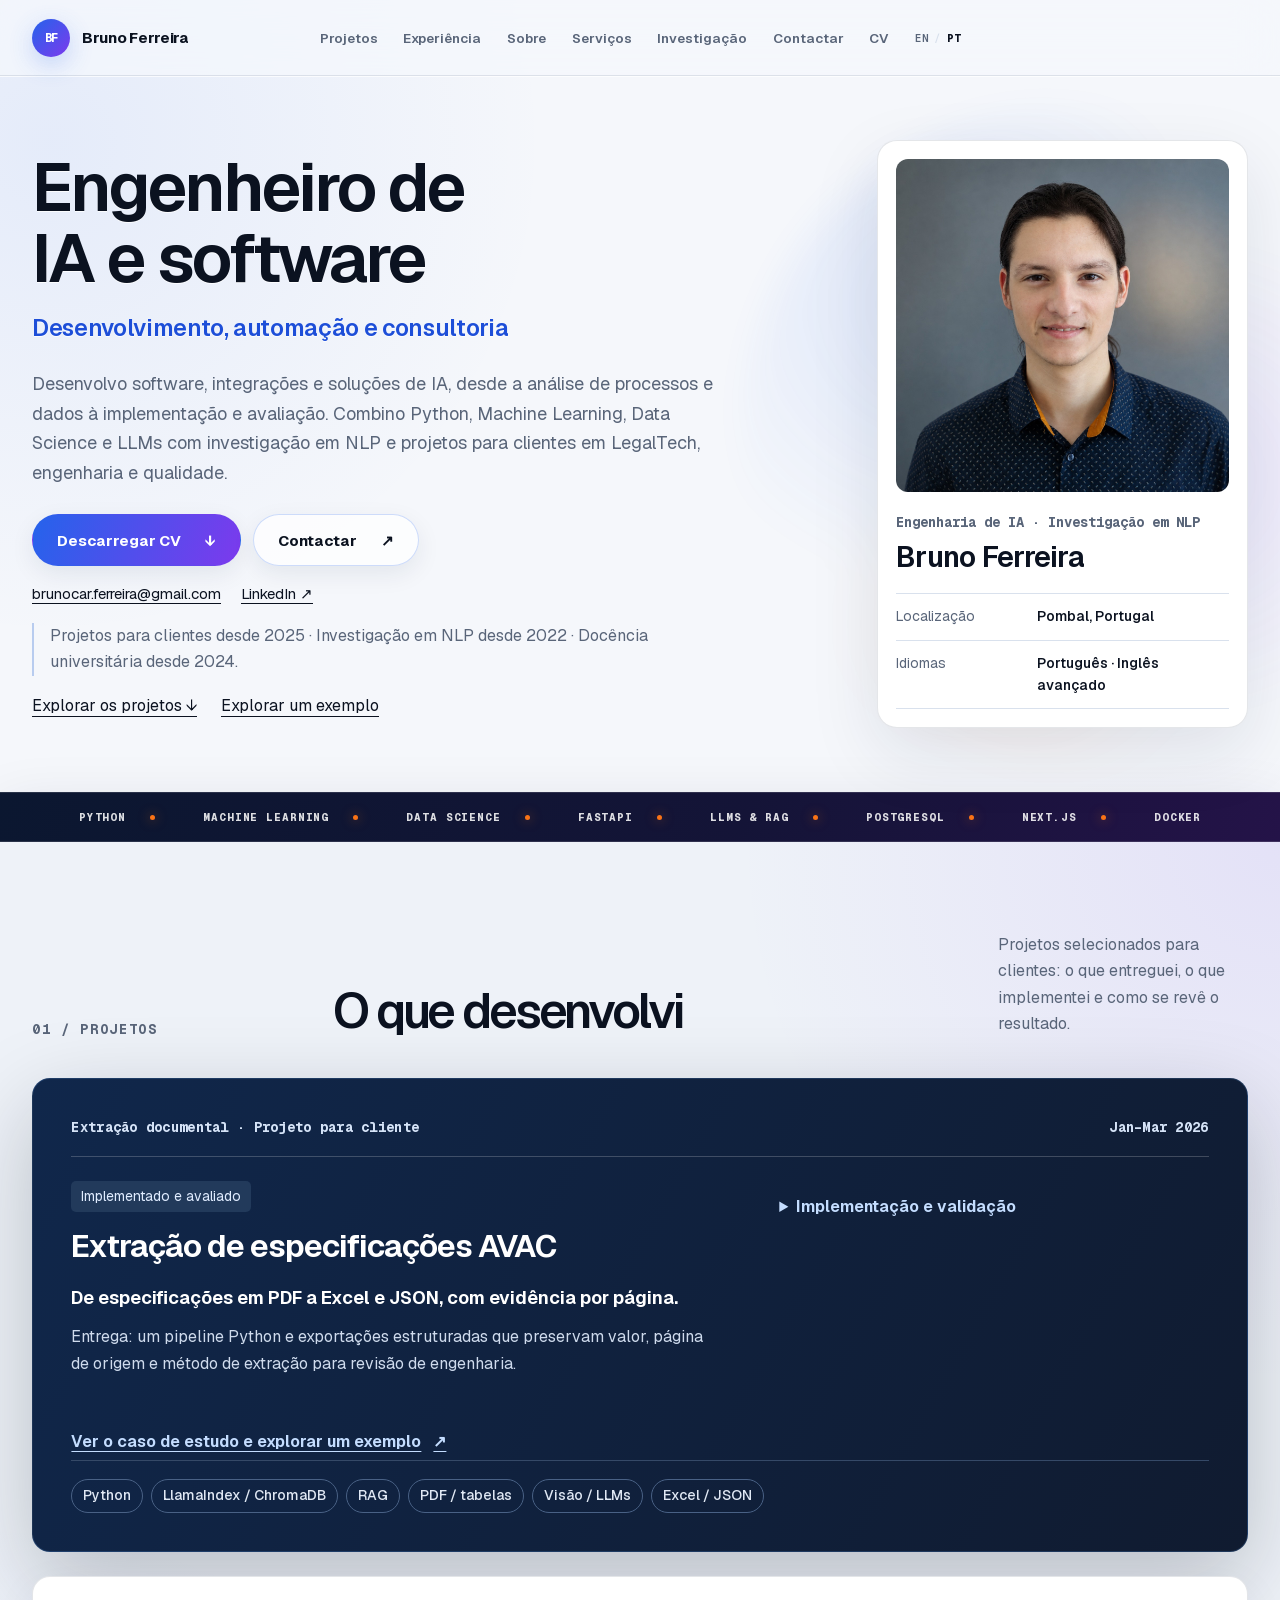
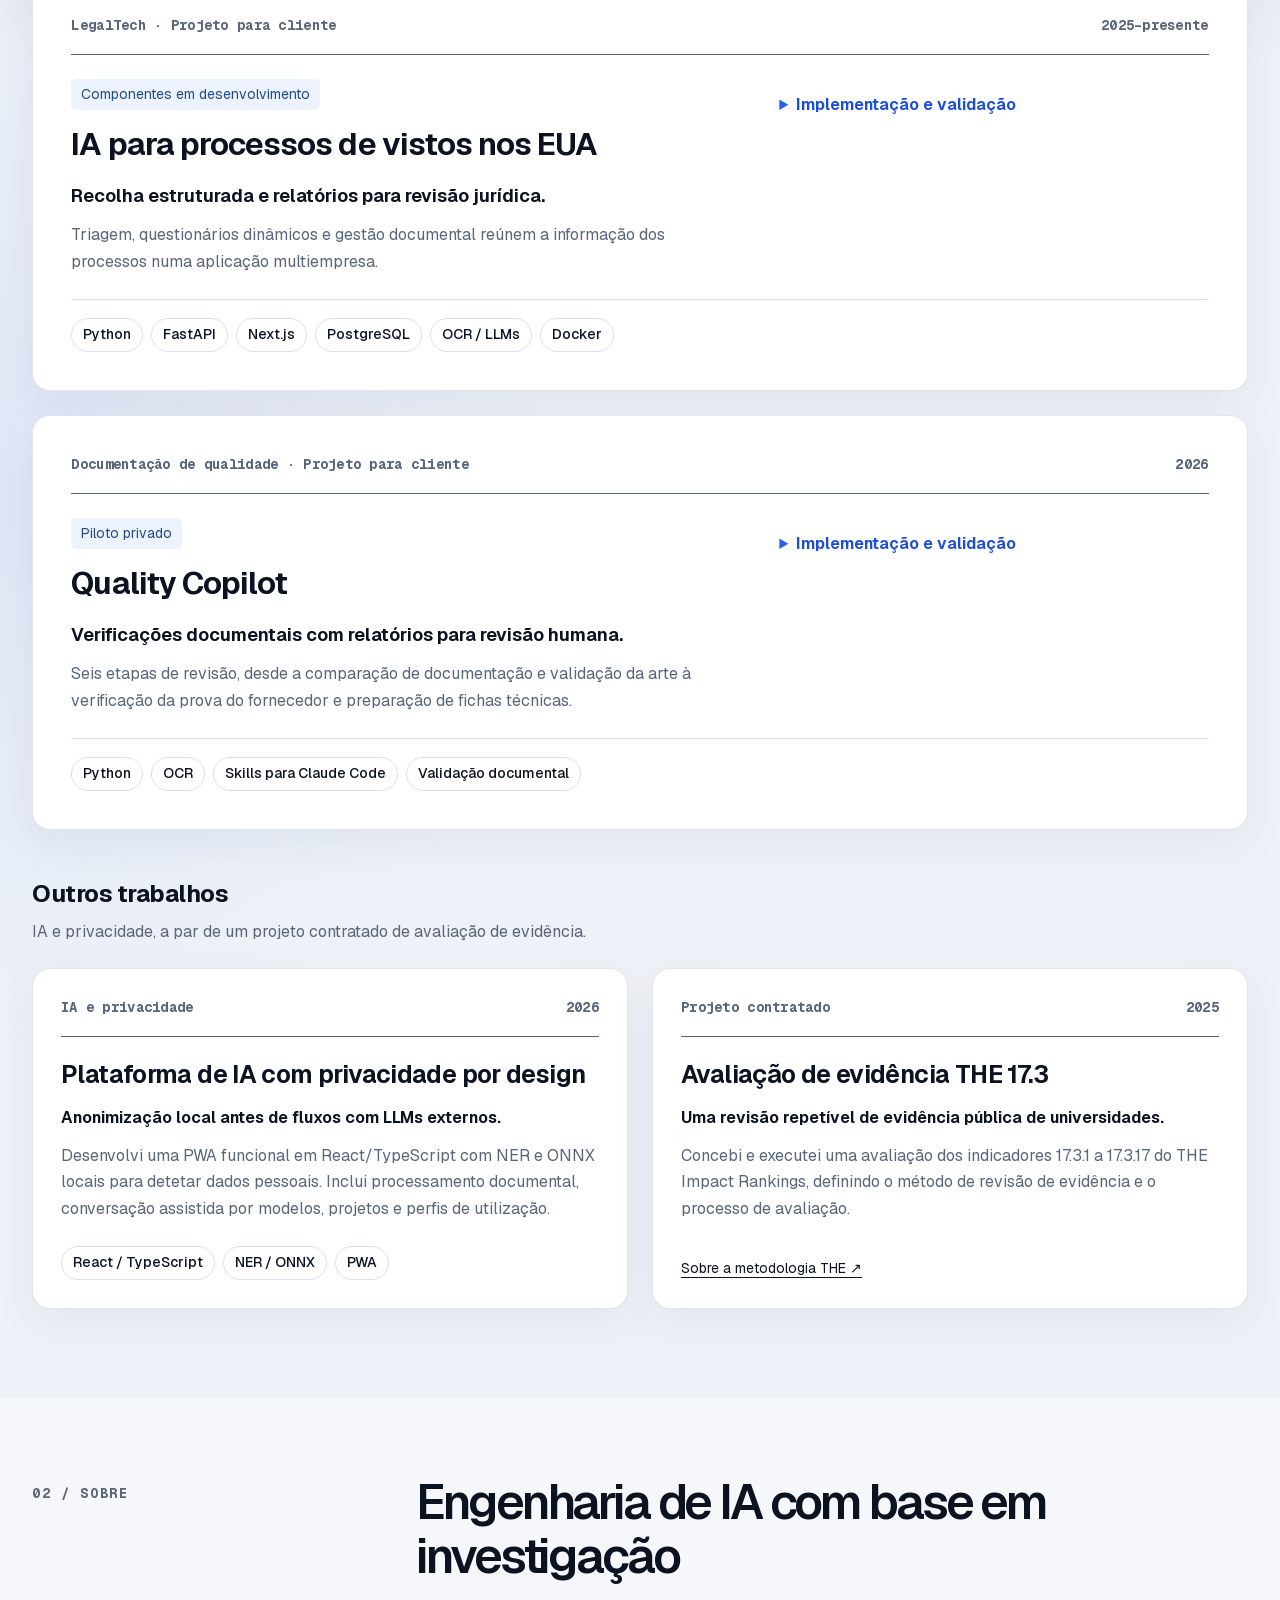
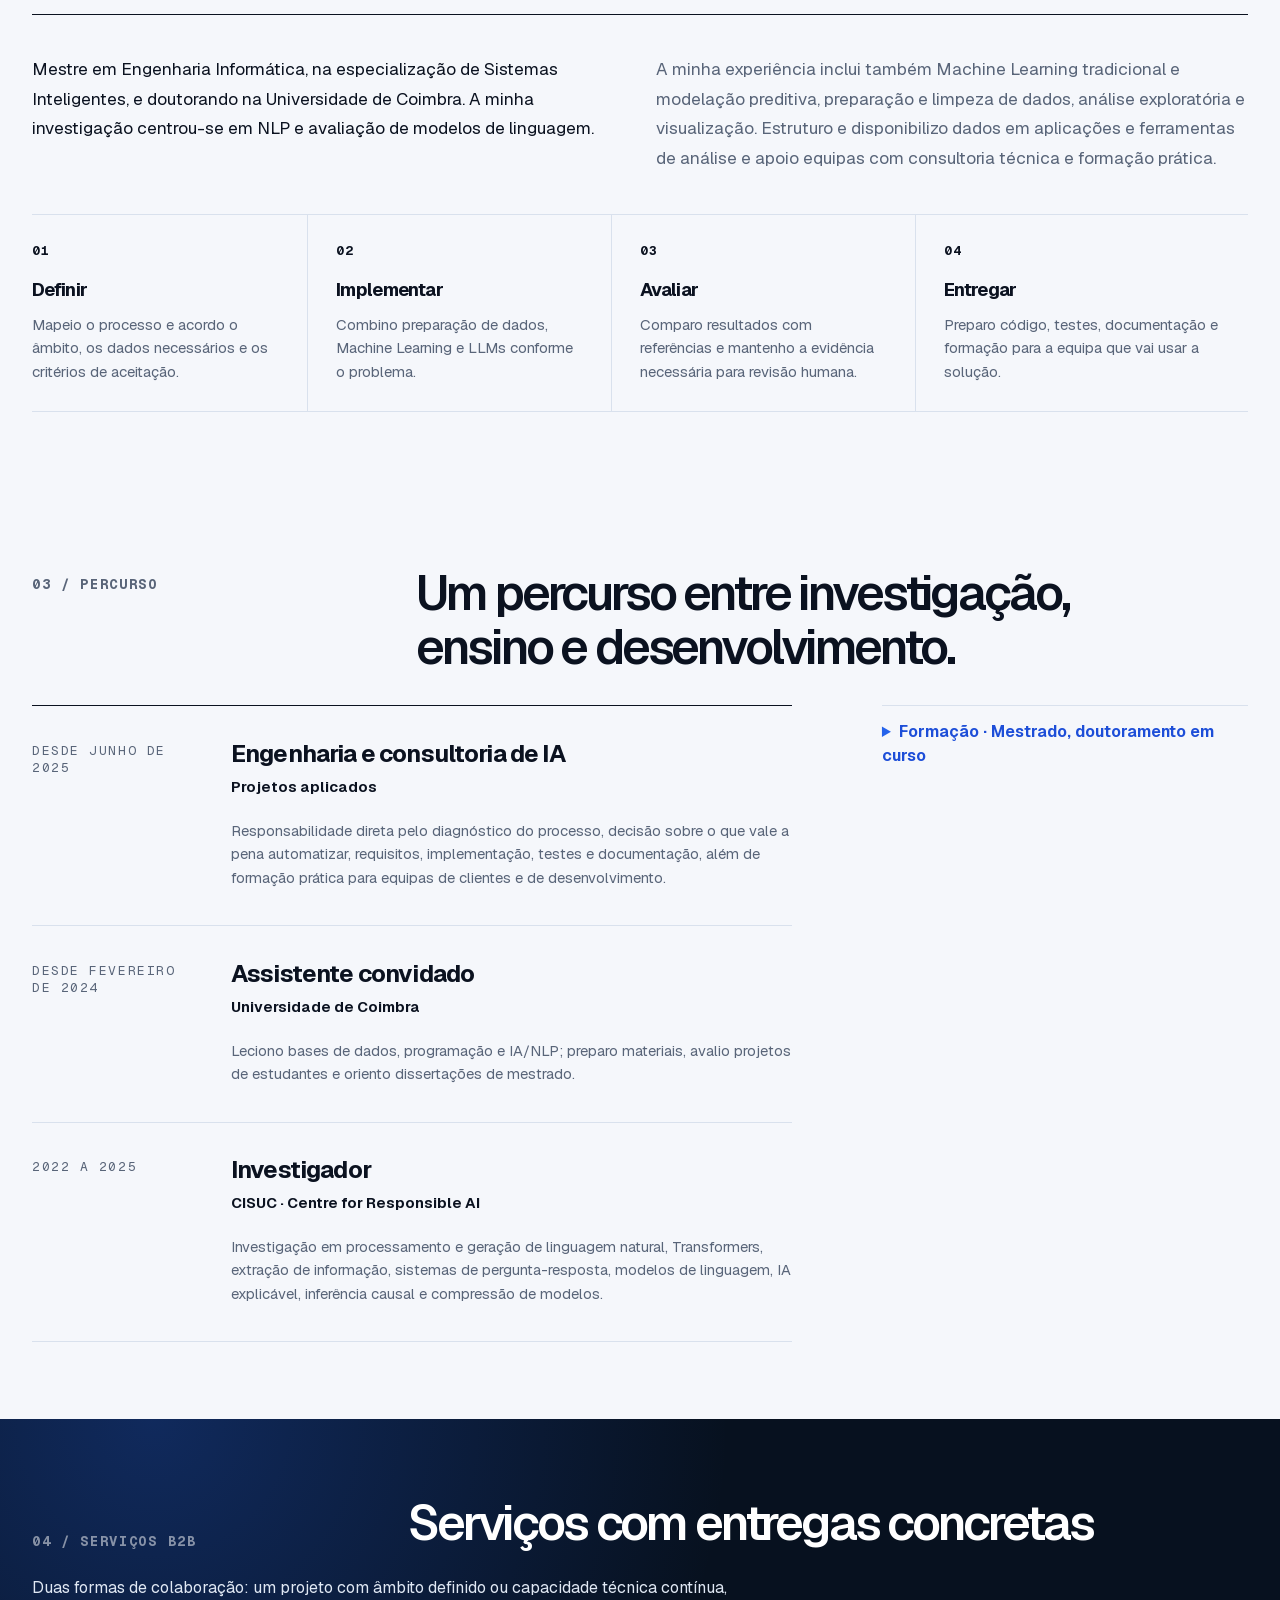
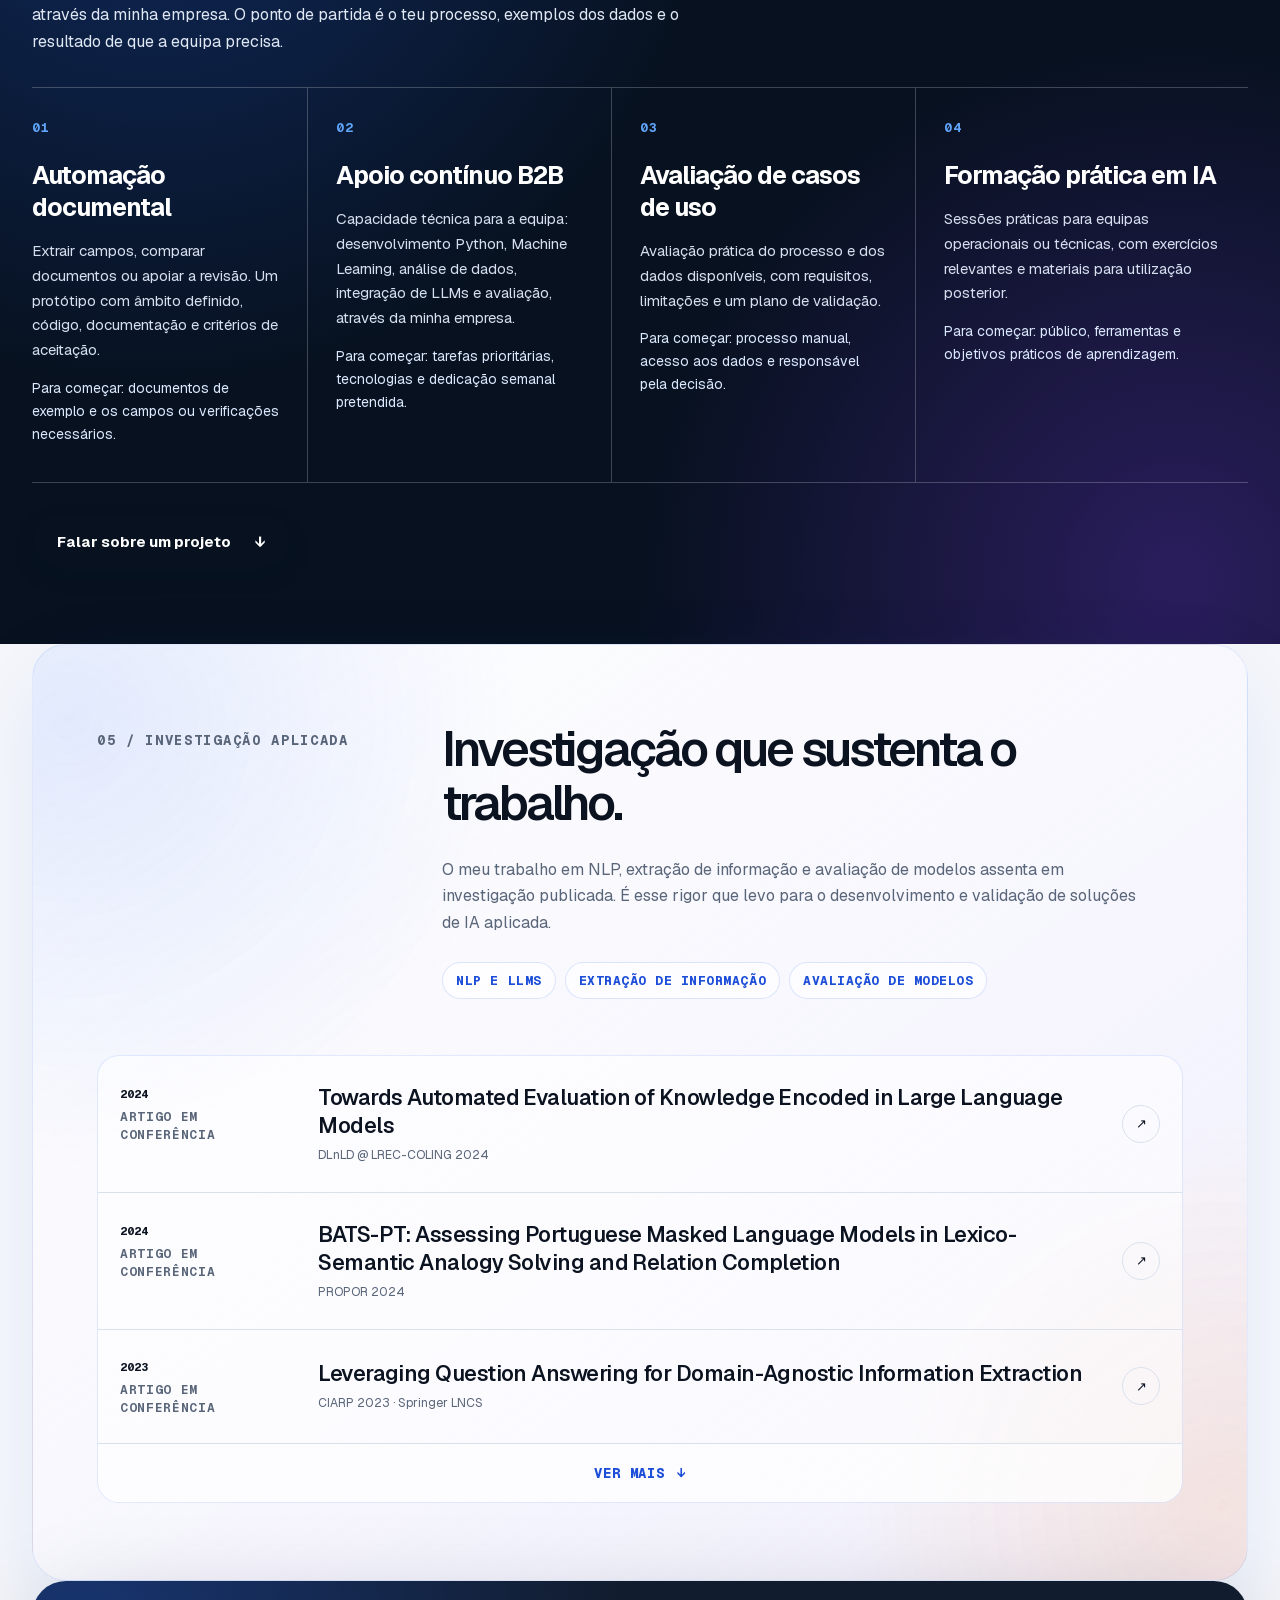
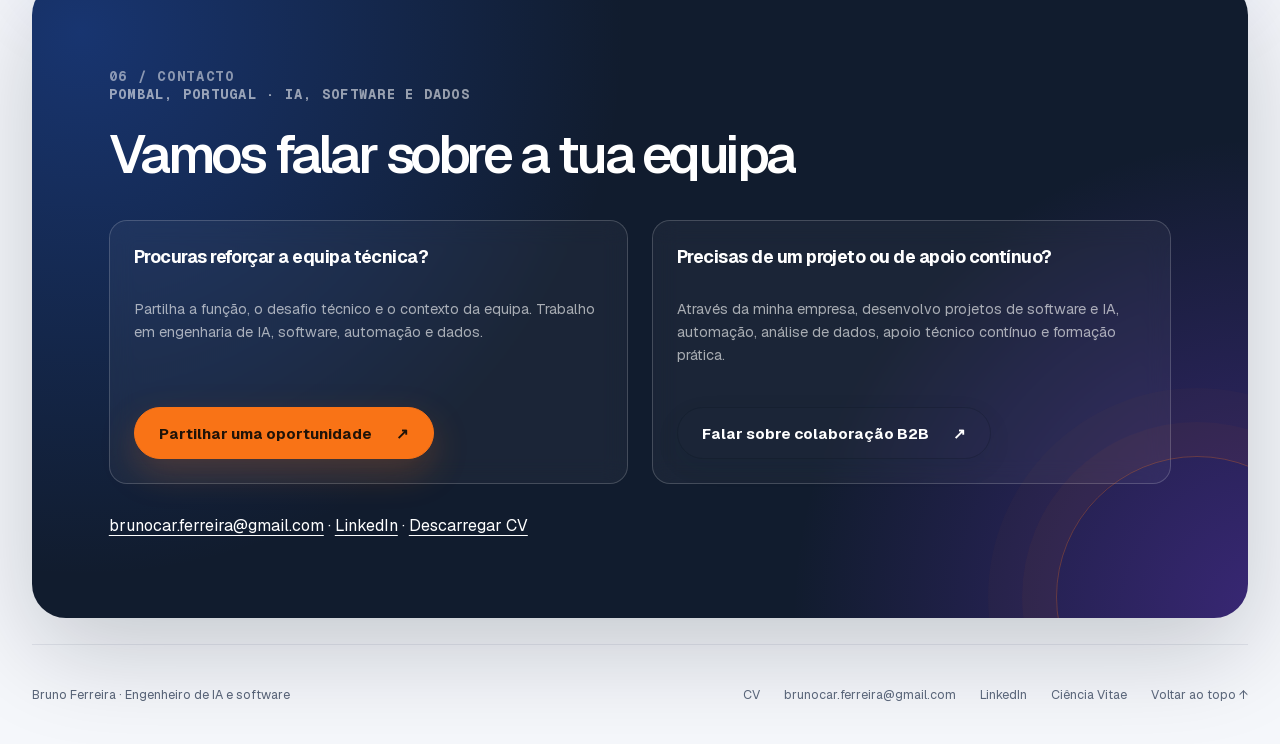
<file: pt/index.html>
<!doctype html>
<html lang="pt-PT">
<head>
  <meta charset="utf-8">
  <meta name="viewport" content="width=device-width, initial-scale=1">
  <title>Bruno Ferreira | Engenheiro de IA e software</title>
  <meta name="description" content="Engenheiro de IA e software em Portugal. Machine Learning, Data Science, análise de dados, LLMs e automação. Disponível para emprego, projetos B2B, consultoria e formação.">
  <meta name="theme-color" content="#f5f7fb">
  <link rel="canonical" href="https://mrbrunoferreira.github.io/bruno-ferreira/pt/">
  <link rel="alternate" hreflang="pt-PT" href="https://mrbrunoferreira.github.io/bruno-ferreira/pt/">
  <link rel="alternate" hreflang="en-GB" href="https://mrbrunoferreira.github.io/bruno-ferreira/">
  <link rel="alternate" hreflang="x-default" href="https://mrbrunoferreira.github.io/bruno-ferreira/">
  <link rel="icon" type="image/png" sizes="304x304" href="../favicon-bf.png">
  <link rel="preload" href="../bruno-ferreira-portrait-2026.jpg" as="image">
  <link rel="stylesheet" href="../styles.css">
  <meta property="og:type" content="website">
  <meta property="og:title" content="Bruno Ferreira | Engenheiro de IA e software">
  <meta property="og:description" content="Engenheiro de IA e software em Portugal. Machine Learning, Data Science, análise de dados, LLMs e automação. Disponível para emprego, projetos B2B, consultoria e formação.">
  <meta property="og:url" content="https://mrbrunoferreira.github.io/bruno-ferreira/pt/">
  <meta property="og:site_name" content="Bruno Ferreira">
  <meta property="og:locale" content="pt_PT">
  <meta property="og:locale:alternate" content="en_GB">
  <meta property="og:image" content="https://mrbrunoferreira.github.io/bruno-ferreira/og-applied-ai-blue.png">
  <meta property="og:image:width" content="1735">
  <meta property="og:image:height" content="907">
  <meta property="og:image:alt" content="Bruno Ferreira, Applied AI Engineer. Investigação, engenharia e entrega.">
  <meta name="twitter:card" content="summary_large_image">
  <meta name="twitter:title" content="Bruno Ferreira | Engenheiro de IA e software">
  <meta name="twitter:description" content="Engenheiro de IA e software em Portugal. Machine Learning, Data Science, análise de dados, LLMs e automação. Disponível para emprego, projetos B2B, consultoria e formação.">
  <meta name="twitter:image" content="https://mrbrunoferreira.github.io/bruno-ferreira/og-applied-ai-blue.png">
  <script type="application/ld+json">{"@context":"https://schema.org","@type":"Person","name":"Bruno Ferreira","jobTitle":"Engenheiro de IA e software","url":"https://mrbrunoferreira.github.io/bruno-ferreira/pt/","email":"mailto:brunocar.ferreira@gmail.com","sameAs":["https://www.linkedin.com/in/mrbclf/","https://www.cienciavitae.pt/portal/pt/F511-94EB-FD3B","https://orcid.org/0000-0002-1148-8887"],"address":{"@type":"PostalAddress","addressLocality":"Pombal","addressCountry":"PT"},"knowsAbout":["Applied AI","Machine Learning","Data Science","Data preprocessing","Data analysis","Natural Language Processing","Large Language Models","Information Extraction","Question Answering","AI evaluation","Document intelligence"]}</script>
</head>
<body>
<a class="skip-link" href="#inicio">Saltar para o conteúdo</a>
<div class="scroll-progress" aria-hidden="true"><span></span></div>
<header class="site-header">
<a class="brand" href="#inicio" aria-label="Bruno Ferreira, início">
<span class="brand-mark" aria-hidden="true">BF</span>
<span>Bruno Ferreira</span>
</a>
<button class="nav-toggle" type="button" hidden aria-expanded="false" aria-controls="main-navigation" aria-label="Abrir menu" data-label-open="Abrir menu" data-label-close="Fechar menu">
<span>Menu</span>
<span class="nav-toggle-icon" aria-hidden="true"><span></span><span></span></span>
</button>
<nav class="main-nav" id="main-navigation" aria-label="Navegação principal">
<a href="#projetos">Projetos</a>
<a href="#percurso">Experiência</a>
<a href="#sobre">Sobre</a>
<a href="#servicos">Serviços</a>
<a href="#publicacoes">Investigação</a>
<a class="nav-contact" href="#contacto">Contactar</a>
<a href="../bruno-ferreira-cv-pt.pdf" download>CV</a>
<span class="language-switch" role="group" aria-label="Escolher idioma">
<a href="../" lang="en">EN</a>
<span aria-hidden="true">/</span>
<a href="./" lang="pt" aria-current="page">PT</a>
</span>
</nav>
</header>
<main id="inicio" tabindex="-1">
<section class="hero section-shell" aria-labelledby="hero-title">
<div class="hero-copy">
<h1 id="hero-title">Engenheiro de IA e software<em>Desenvolvimento, automação e consultoria</em></h1>
<p class="hero-intro">Desenvolvo software, integrações e soluções de IA, desde a análise de processos e dados à implementação e avaliação. Combino Python, Machine Learning, Data Science e LLMs com investigação em NLP e projetos para clientes em LegalTech, engenharia e qualidade.</p>
<div class="hero-actions">
<a class="button button-primary" href="../bruno-ferreira-cv-pt.pdf" download>Descarregar CV <span aria-hidden="true">↓</span></a>
<a class="button button-secondary" href="mailto:brunocar.ferreira@gmail.com?subject=Engineering%20opportunity%20-%20Bruno%20Ferreira">Contactar <span aria-hidden="true">↗</span></a>
</div>
<p class="hero-direct"><a href="mailto:brunocar.ferreira@gmail.com">brunocar.ferreira@gmail.com</a><a href="https://www.linkedin.com/in/mrbclf/" target="_blank" rel="noreferrer">LinkedIn ↗</a></p>
<p class="hero-evidence">Projetos para clientes desde 2025 · Investigação em NLP desde 2022 · Docência universitária desde 2024.</p>
<div class="hero-shortcuts"><a href="#projetos">Explorar os projetos <span aria-hidden="true">↓</span></a><a href="./casos/avac/#example">Explorar um exemplo</a></div>

</div>
<aside class="hero-profile" aria-label="Bruno Ferreira">
<div class="portrait-wrap"><img src="../bruno-ferreira-portrait-2026.jpg" alt="Retrato de Bruno Ferreira" width="1254" height="1254" fetchpriority="high"></div>
<p class="profile-label">Engenharia de IA · Investigação em NLP</p>
<h2>Bruno Ferreira</h2>
<dl class="profile-facts"><div><dt>Localização</dt><dd>Pombal, Portugal</dd></div><div><dt>Idiomas</dt><dd>Português · Inglês avançado</dd></div></dl>
</aside>
</section>
<div class="focus-strip">
<div class="focus-track" role="list" aria-label="Competências e tecnologias">
<span role="listitem">Python</span>
<span role="listitem">Machine Learning</span>
<span role="listitem">Data Science</span>
<span role="listitem">FastAPI</span>
<span role="listitem">LLMs &amp; RAG</span>
<span role="listitem">PostgreSQL</span>
<span role="listitem">Next.js</span>
<span role="listitem">Docker</span>
</div>
</div>

<section class="projects" id="projetos" aria-labelledby="projects-title">
<div class="section-shell section-heading section-heading-row"><div><p class="section-index">01 / Projetos</p><h2 id="projects-title">O que desenvolvi</h2></div><p class="section-note">Projetos selecionados para clientes: o que entreguei, o que implementei e como se revê o resultado.</p></div>
<div class="section-shell case-list"><article class="project-card project-case project-hvac project-featured" id="project-hvac" aria-labelledby="project-hvac-title">
<div class="project-topline"><p>Extração documental · Projeto para cliente</p><span>Jan–Mar 2026</span></div>
<div class="case-body">
<div class="case-overview"><p class="case-status">Implementado e avaliado</p><h3 id="project-hvac-title">Extração de especificações AVAC</h3><p class="case-outcome">De especificações em PDF a Excel e JSON, com evidência por página.</p><p class="case-context">Entrega: um pipeline Python e exportações estruturadas que preservam valor, página de origem e método de extração para revisão de engenharia.</p></div>
<details class="project-detail"><summary>Implementação e validação</summary><dl class="case-details"><div><dt>O que implementei</dt><dd>Desenvolvi um pipeline Python que combina RAG por embeddings, mapeamento determinístico de tabelas e expressões regulares com modelos de visão e linguagem.</dd></div><div><dt>Evidência e revisão</dt><dd>Comparei campos com referências manuais. Acrescentei testes de atribuição por equipamento, colisões de identificadores e contexto insuficiente.</dd></div></dl></details>
</div><a class="case-link" href="./casos/avac/">Ver o caso de estudo e explorar um exemplo <span aria-hidden="true">↗</span></a><div class="tag-list case-technologies"><span>Python</span><span>LlamaIndex / ChromaDB</span><span>RAG</span><span>PDF / tabelas</span><span>Visão / LLMs</span><span>Excel / JSON</span></div>
</article><article class="project-card project-case project-visa" id="project-legaltech" aria-labelledby="project-legaltech-title">
<div class="project-topline"><p>LegalTech · Projeto para cliente</p><span>2025–presente</span></div>
<div class="case-body">
<div class="case-overview"><p class="case-status">Componentes em desenvolvimento</p><h3 id="project-legaltech-title">IA para processos de vistos nos EUA</h3><p class="case-outcome">Recolha estruturada e relatórios para revisão jurídica.</p><p class="case-context">Triagem, questionários dinâmicos e gestão documental reúnem a informação dos processos numa aplicação multiempresa.</p></div>
<details class="project-detail"><summary>Implementação e validação</summary><dl class="case-details"><div><dt>O que implementei</dt><dd>Concebi e implementei recolha de dados, triagem, questionários dinâmicos e gestão documental, com integração de OCR e análise por modelos de linguagem.</dd></div><div><dt>Evidência e revisão</dt><dd>Os relatórios usam evidência documental para apoiar a revisão segundo critérios da USCIS. A avaliação jurídica cabe à equipa responsável.</dd></div></dl></details>
</div><div class="tag-list case-technologies"><span>Python</span><span>FastAPI</span><span>Next.js</span><span>PostgreSQL</span><span>OCR / LLMs</span><span>Docker</span></div>
</article><article class="project-card project-case project-quality" id="project-quality" aria-labelledby="project-quality-title">
<div class="project-topline"><p>Documentação de qualidade · Projeto para cliente</p><span>2026</span></div>
<div class="case-body">
<div class="case-overview"><p class="case-status">Piloto privado</p><h3 id="project-quality-title">Quality Copilot</h3><p class="case-outcome">Verificações documentais com relatórios para revisão humana.</p><p class="case-context">Seis etapas de revisão, desde a comparação de documentação e validação da arte à verificação da prova do fornecedor e preparação de fichas técnicas.</p></div>
<details class="project-detail"><summary>Implementação e validação</summary><dl class="case-details"><div><dt>O que implementei</dt><dd>Concebi e implementei comparação documental, verificações dimensionais e de conteúdo, verificação de correções, comparação de provas e preparação de fichas técnicas.</dd></div><div><dt>Evidência e revisão</dt><dd>Gerei relatórios por etapa, ligando diferenças e resultados à evidência necessária para validação humana.</dd></div></dl></details>
</div><div class="tag-list case-technologies"><span>Python</span><span>OCR</span><span>Skills para Claude Code</span><span>Validação documental</span></div>
</article><div class="additional-heading"><h3>Outros trabalhos</h3><p>IA e privacidade, a par de um projeto contratado de avaliação de evidência.</p></div>
<div class="additional-project-grid">
<article class="project-card project-compact project-privacy" id="project-privacy">
<div class="project-topline"><p>IA e privacidade</p><span>2026</span></div>
<h3>Plataforma de IA com privacidade por design</h3><p class="case-outcome">Anonimização local antes de fluxos com LLMs externos.</p><p class="case-context">Desenvolvi uma PWA funcional em React/TypeScript com NER e ONNX locais para detetar dados pessoais. Inclui processamento documental, conversação assistida por modelos, projetos e perfis de utilização.</p>
<div class="tag-list"><span>React / TypeScript</span><span>NER / ONNX</span><span>PWA</span></div>
</article>
<article class="project-card project-compact project-the" id="project-the">
<div class="project-topline"><p>Projeto contratado</p><span>2025</span></div>
<h3>Avaliação de evidência THE 17.3</h3><p class="case-outcome">Uma revisão repetível de evidência pública de universidades.</p><p class="case-context">Concebi e executei uma avaliação dos indicadores 17.3.1 a 17.3.17 do THE Impact Rankings, definindo o método de revisão de evidência e o processo de avaliação.</p>
<a class="case-source" href="https://www.timeshighereducation.com/world-university-rankings/impact-rankings-2025-methodology" target="_blank" rel="noreferrer">Sobre a metodologia THE <span aria-hidden="true">↗</span></a>
</article>
</div></div>
</section>
<section class="about section-shell" id="sobre" aria-labelledby="about-title">
<div class="section-heading"><p class="section-index">02 / Sobre</p><h2 id="about-title">Engenharia de IA com base em investigação</h2></div>
<div class="about-body">
<div class="about-copy"><p>Mestre em Engenharia Informática, na especialização de Sistemas Inteligentes, e doutorando na Universidade de Coimbra. A minha investigação centrou-se em NLP e avaliação de modelos de linguagem.</p><p>A minha experiência inclui também Machine Learning tradicional e modelação preditiva, preparação e limpeza de dados, análise exploratória e visualização. Estruturo e disponibilizo dados em aplicações e ferramentas de análise e apoio equipas com consultoria técnica e formação prática.</p></div>
<div class="about-process" role="group" aria-label="Como trabalho">
<article><span>01</span><h3>Definir</h3><p>Mapeio o processo e acordo o âmbito, os dados necessários e os critérios de aceitação.</p></article><article><span>02</span><h3>Implementar</h3><p>Combino preparação de dados, Machine Learning e LLMs conforme o problema.</p></article><article><span>03</span><h3>Avaliar</h3><p>Comparo resultados com referências e mantenho a evidência necessária para revisão humana.</p></article><article><span>04</span><h3>Entregar</h3><p>Preparo código, testes, documentação e formação para a equipa que vai usar a solução.</p></article>
</div>
</div>
</section>
<section class="journey section-shell" id="percurso" aria-labelledby="journey-title">
<div class="section-heading">
<p class="section-index">03 / Percurso</p>
<h2 id="journey-title">Um percurso entre investigação, ensino e desenvolvimento.</h2>
</div>
<div class="journey-layout">
<div class="timeline">
<article>
<p class="timeline-period">Desde junho de 2025</p>
<div>
<h3>Engenharia e consultoria de IA</h3>
<p class="timeline-place">Projetos aplicados</p>
<p>Responsabilidade direta pelo diagnóstico do processo, decisão sobre o que vale a pena automatizar, requisitos, implementação, testes e documentação, além de formação prática para equipas de clientes e de desenvolvimento.</p>
</div>
</article>
<article>
<p class="timeline-period">Desde fevereiro de 2024</p>
<div>
<h3>Assistente convidado</h3>
<p class="timeline-place">Universidade de Coimbra</p>
<p>Leciono bases de dados, programação e IA/NLP; preparo materiais, avalio projetos de estudantes e oriento dissertações de mestrado.</p>
</div>
</article>
<article>
<p class="timeline-period">2022 a 2025</p>
<div>
<h3>Investigador</h3>
<p class="timeline-place">CISUC · Centre for Responsible AI</p>
<p>Investigação em processamento e geração de linguagem natural, Transformers, extração de informação, sistemas de pergunta-resposta, modelos de linguagem, IA explicável, inferência causal e compressão de modelos.</p>
</div>
</article>
</div>
<details class="education-detail"><summary>Formação · Mestrado, doutoramento em curso</summary><aside class="education-card">
<p class="profile-label">Formação</p>
<div>
<span>Em curso</span>
<h3>Doutoramento em Engenharia Informática</h3>
<p>Universidade de Coimbra</p>
</div>
<div>
<span>2022</span>
<h3>Mestrado em Engenharia Informática</h3>
<p>Especialização em Sistemas Inteligentes</p>
</div>
<div>
<span>2021</span>
<h3>Licenciatura em Engenharia Informática</h3>
<p>Universidade de Coimbra</p>
</div>
</aside></details>
</div>
</section>
<section class="capability-section" id="servicos" aria-labelledby="capability-title">
<div class="section-shell">
<div class="section-heading section-heading-row"><div><p class="section-index section-index-light">04 / Serviços B2B</p>
<h2 id="capability-title">Serviços com entregas concretas</h2></div></div>
<p class="service-intro">Duas formas de colaboração: um projeto com âmbito definido ou capacidade técnica contínua, através da minha empresa. O ponto de partida é o teu processo, exemplos dos dados e o resultado de que a equipa precisa.</p>
<div class="capability-grid">
<article><span>01</span><h3>Automação documental</h3><p>Extrair campos, comparar documentos ou apoiar a revisão. Um protótipo com âmbito definido, código, documentação e critérios de aceitação.</p><p class="service-delivery">Para começar: documentos de exemplo e os campos ou verificações necessários.</p></article><article><span>02</span><h3>Apoio contínuo B2B</h3><p>Capacidade técnica para a equipa: desenvolvimento Python, Machine Learning, análise de dados, integração de LLMs e avaliação, através da minha empresa.</p><p class="service-delivery">Para começar: tarefas prioritárias, tecnologias e dedicação semanal pretendida.</p></article><article><span>03</span><h3>Avaliação de casos de uso</h3><p>Avaliação prática do processo e dos dados disponíveis, com requisitos, limitações e um plano de validação.</p><p class="service-delivery">Para começar: processo manual, acesso aos dados e responsável pela decisão.</p></article><article><span>04</span><h3>Formação prática em IA</h3><p>Sessões práticas para equipas operacionais ou técnicas, com exercícios relevantes e materiais para utilização posterior.</p><p class="service-delivery">Para começar: público, ferramentas e objetivos práticos de aprendizagem.</p></article>
</div>
<p class="service-contact"><a class="button button-outline-light" href="#contacto">Falar sobre um projeto <span aria-hidden="true">↓</span></a></p>
</div></section>
<section class="publications section-shell" id="publicacoes" aria-labelledby="publications-title">
<div class="section-heading">
<p class="section-index">05 / Investigação aplicada</p>
<div class="publication-heading-copy">
<h2 id="publications-title">Investigação que sustenta o trabalho.</h2>
<p class="publication-lead">O meu trabalho em NLP, extração de informação e avaliação de modelos assenta em investigação publicada. É esse rigor que levo para o desenvolvimento e validação de soluções de IA aplicada.</p>
<div class="publication-themes" role="list" aria-label="Principais áreas de investigação">
<span role="listitem">NLP e LLMs</span>
<span role="listitem">Extração de informação</span>
<span role="listitem">Avaliação de modelos</span>
</div>
</div>
</div>
<div class="publication-list">
<article>
<div class="publication-meta"><span>2024</span><small>Artigo em conferência</small></div>
<div class="publication-copy"><h3>Towards Automated Evaluation of Knowledge Encoded in Large Language Models</h3><p>DLnLD @ LREC-COLING 2024</p></div>
<a href="https://aclanthology.org/2024.dlnld-1.7/" target="_blank" rel="noreferrer" aria-label="Abrir Towards Automated Evaluation of Knowledge Encoded in Large Language Models">↗</a>
</article>
<article>
<div class="publication-meta"><span>2024</span><small>Artigo em conferência</small></div>
<div class="publication-copy"><h3>BATS-PT: Assessing Portuguese Masked Language Models in Lexico-Semantic Analogy Solving and Relation Completion</h3><p>PROPOR 2024</p></div>
<a href="https://aclanthology.org/2024.propor-1.21/" target="_blank" rel="noreferrer" aria-label="Abrir BATS-PT">↗</a>
</article>
<article>
<div class="publication-meta"><span>2023</span><small>Artigo em conferência</small></div>
<div class="publication-copy"><h3>Leveraging Question Answering for Domain-Agnostic Information Extraction</h3><p>CIARP 2023 · Springer LNCS</p></div>
<a href="https://link.springer.com/chapter/10.1007/978-3-031-49018-7_18" target="_blank" rel="noreferrer" aria-label="Abrir Leveraging Question Answering for Domain-Agnostic Information Extraction">↗</a>
</article>

<div class="publication-more" id="publication-more-pt"><article>
<div class="publication-meta"><span>2023</span><small>Artigo em conferência</small></div>
<div class="publication-copy"><h3>Evaluating the Extraction of Toxicological Properties with Extractive Question Answering</h3><p>EANN 2023 · Springer CCIS</p></div>
<a href="https://link.springer.com/chapter/10.1007/978-3-031-34204-2_48" target="_blank" rel="noreferrer" aria-label="Abrir Evaluating the Extraction of Toxicological Properties with Extractive Question Answering">↗</a>
</article>
<article>
<div class="publication-meta"><span>2023</span><small>Artigo em conferência</small></div>
<div class="publication-copy"><h3>SafetyDesk: Accelerating the Production of Toxicological Reports</h3><p>EXP.AT 2023 · IEEE</p></div>
<a href="https://doi.org/10.1109/exp.at2358782.2023.10546214" target="_blank" rel="noreferrer" aria-label="Abrir SafetyDesk: Accelerating the Production of Toxicological Reports">↗</a>
</article>
<article>
<div class="publication-meta"><span>2023</span><small>Resumo alargado</small></div>
<div class="publication-copy"><h3>ETFs Information Extraction from KIIDs</h3><p>Environmental Finance for the Common Good</p></div>
<a href="https://www.cienciavitae.pt/portal/pt/F511-94EB-FD3B" target="_blank" rel="noreferrer" aria-label="Abrir o registo no perfil Ciência Vitae">↗</a>
</article>
<article>
<div class="publication-meta"><span>2022</span><small>Artigo em conferência</small></div>
<div class="publication-copy"><h3>Question Answering for Toxicological Information Extraction</h3><p>SLATE 2022 · OASIcs</p></div>
<a href="https://drops.dagstuhl.de/entities/document/10.4230/OASIcs.SLATE.2022.3" target="_blank" rel="noreferrer" aria-label="Abrir Question Answering for Toxicological Information Extraction">↗</a>
</article>
<article>
<div class="publication-meta"><span>2022</span><small>Dissertação de mestrado</small></div>
<div class="publication-copy"><h3>Safety Desk: Extraction and Analysis of Textual Information to Build a Reporting System</h3><p>Universidade de Coimbra</p></div>
<a href="https://estudogeral.uc.pt/handle/10316/102975" target="_blank" rel="noreferrer" aria-label="Abrir a dissertação Safety Desk">↗</a>
</article>
</div>
<button class="publication-toggle" type="button" hidden aria-expanded="false" aria-controls="publication-more-pt" data-label-more="Ver mais" data-label-less="Ver menos">
<span class="publication-toggle-label">Ver mais</span>
<span aria-hidden="true">↓</span>
</button>
</div>
</section>
<section class="contact section-shell" id="contacto" aria-labelledby="contact-title">
<p class="section-index section-index-light">06 / Contacto</p>
<div class="contact-prompt"><p class="contact-kicker">Pombal, Portugal · IA, software e dados</p><h2 id="contact-title">Vamos falar sobre a tua equipa</h2></div>
<div class="contact-paths contact-options">
<article class="contact-role"><h3>Procuras reforçar a equipa técnica?</h3><p>Partilha a função, o desafio técnico e o contexto da equipa. Trabalho em engenharia de IA, software, automação e dados.</p><a class="button button-accent" href="mailto:brunocar.ferreira@gmail.com?subject=Engineering%20opportunity%20-%20Bruno%20Ferreira">Partilhar uma oportunidade <span aria-hidden="true">↗</span></a></article>
<article><h3>Precisas de um projeto ou de apoio contínuo?</h3><p>Através da minha empresa, desenvolvo projetos de software e IA, automação, análise de dados, apoio técnico contínuo e formação prática.</p><a class="button button-outline-light" href="mailto:brunocar.ferreira@gmail.com?subject=B2B%20project%20-%20Bruno%20Ferreira">Falar sobre colaboração B2B <span aria-hidden="true">↗</span></a></article>
</div>
<p class="contact-direct"><a href="mailto:brunocar.ferreira@gmail.com">brunocar.ferreira@gmail.com</a> · <a href="https://www.linkedin.com/in/mrbclf/" target="_blank" rel="noreferrer">LinkedIn</a> · <a href="../bruno-ferreira-cv-pt.pdf" download>Descarregar CV</a></p>
</section>
</main>
<footer class="site-footer">
<p>Bruno Ferreira · Engenheiro de IA e software</p>
<div>
<a href="../bruno-ferreira-cv-pt.pdf" download>CV</a>
<a href="mailto:brunocar.ferreira@gmail.com">brunocar.ferreira@gmail.com</a>
<a href="https://www.linkedin.com/in/mrbclf/" target="_blank" rel="noreferrer">LinkedIn</a>
<a href="https://www.cienciavitae.pt/portal/pt/F511-94EB-FD3B" target="_blank" rel="noreferrer">Ciência Vitae</a>
<a href="#inicio">Voltar ao topo ↑</a>
</div>
</footer>
<script src="../interactions.js" defer></script>
</body>
</html>
</file>
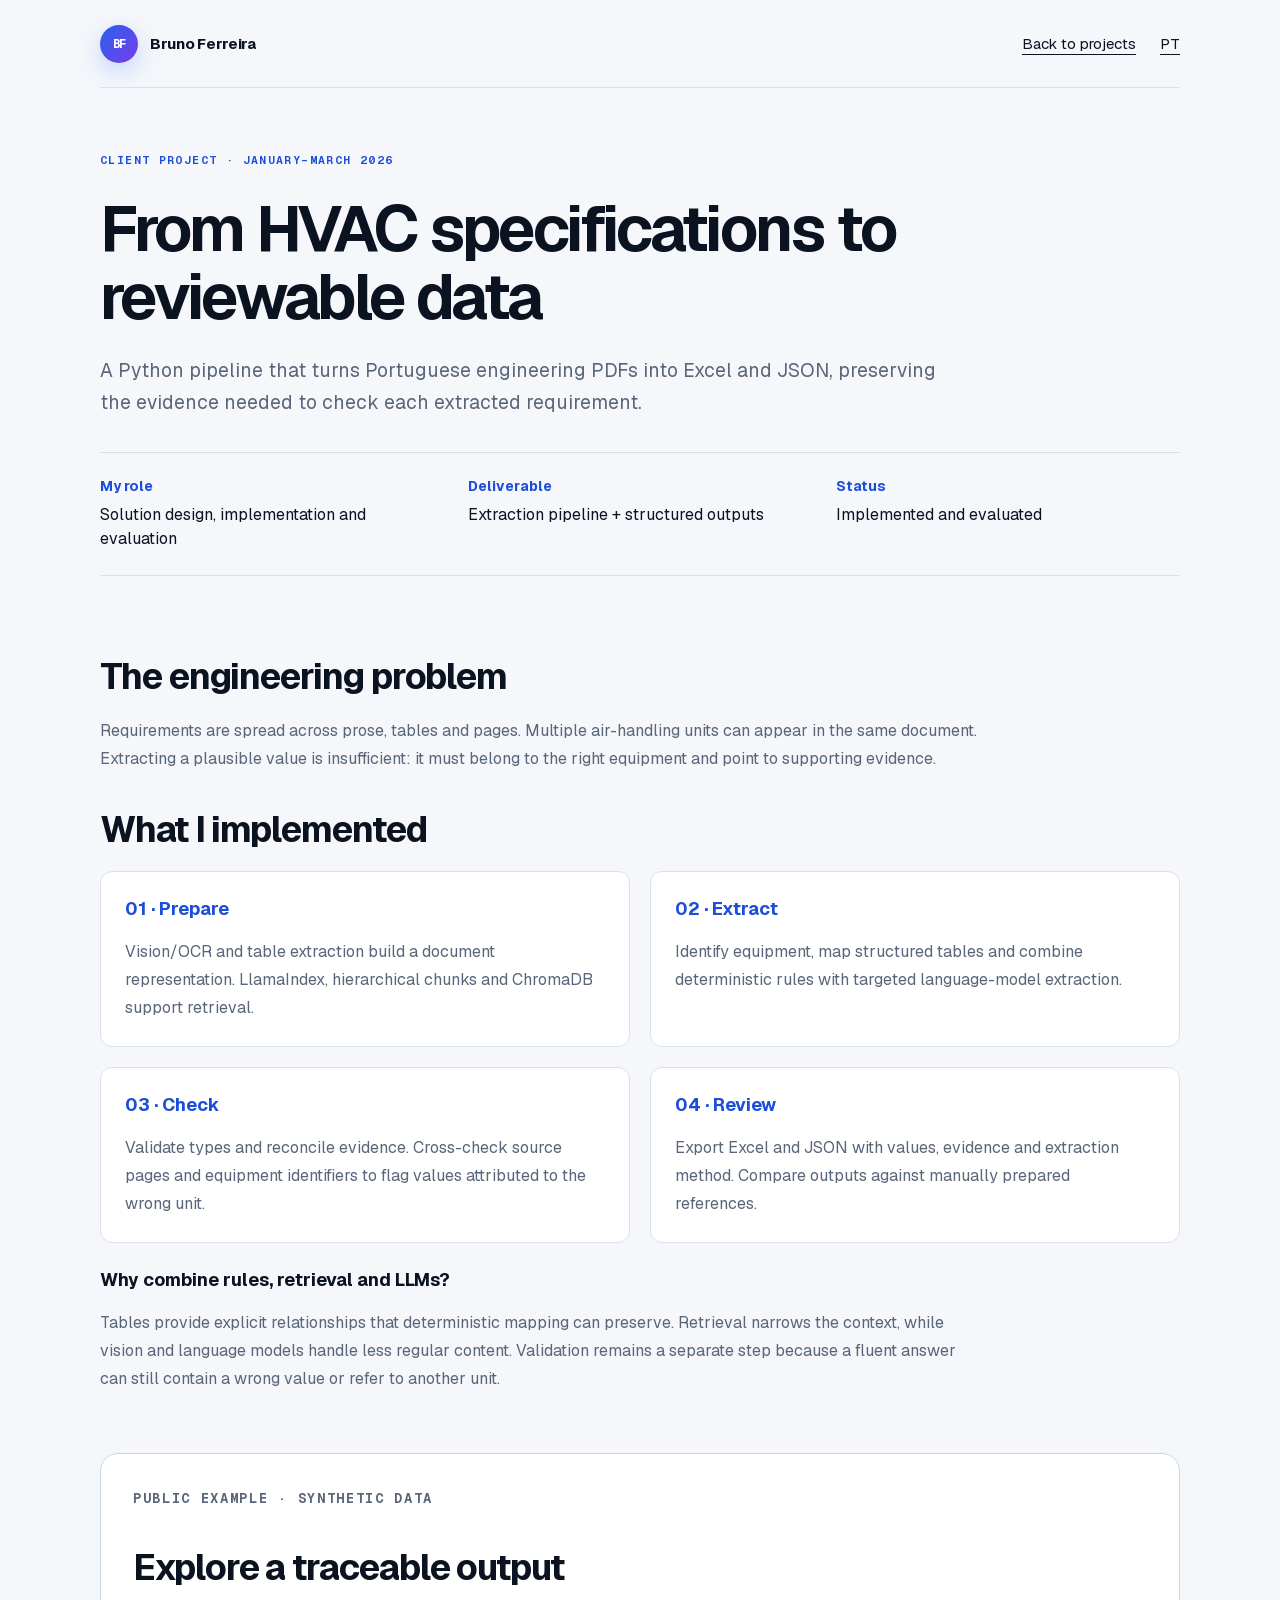
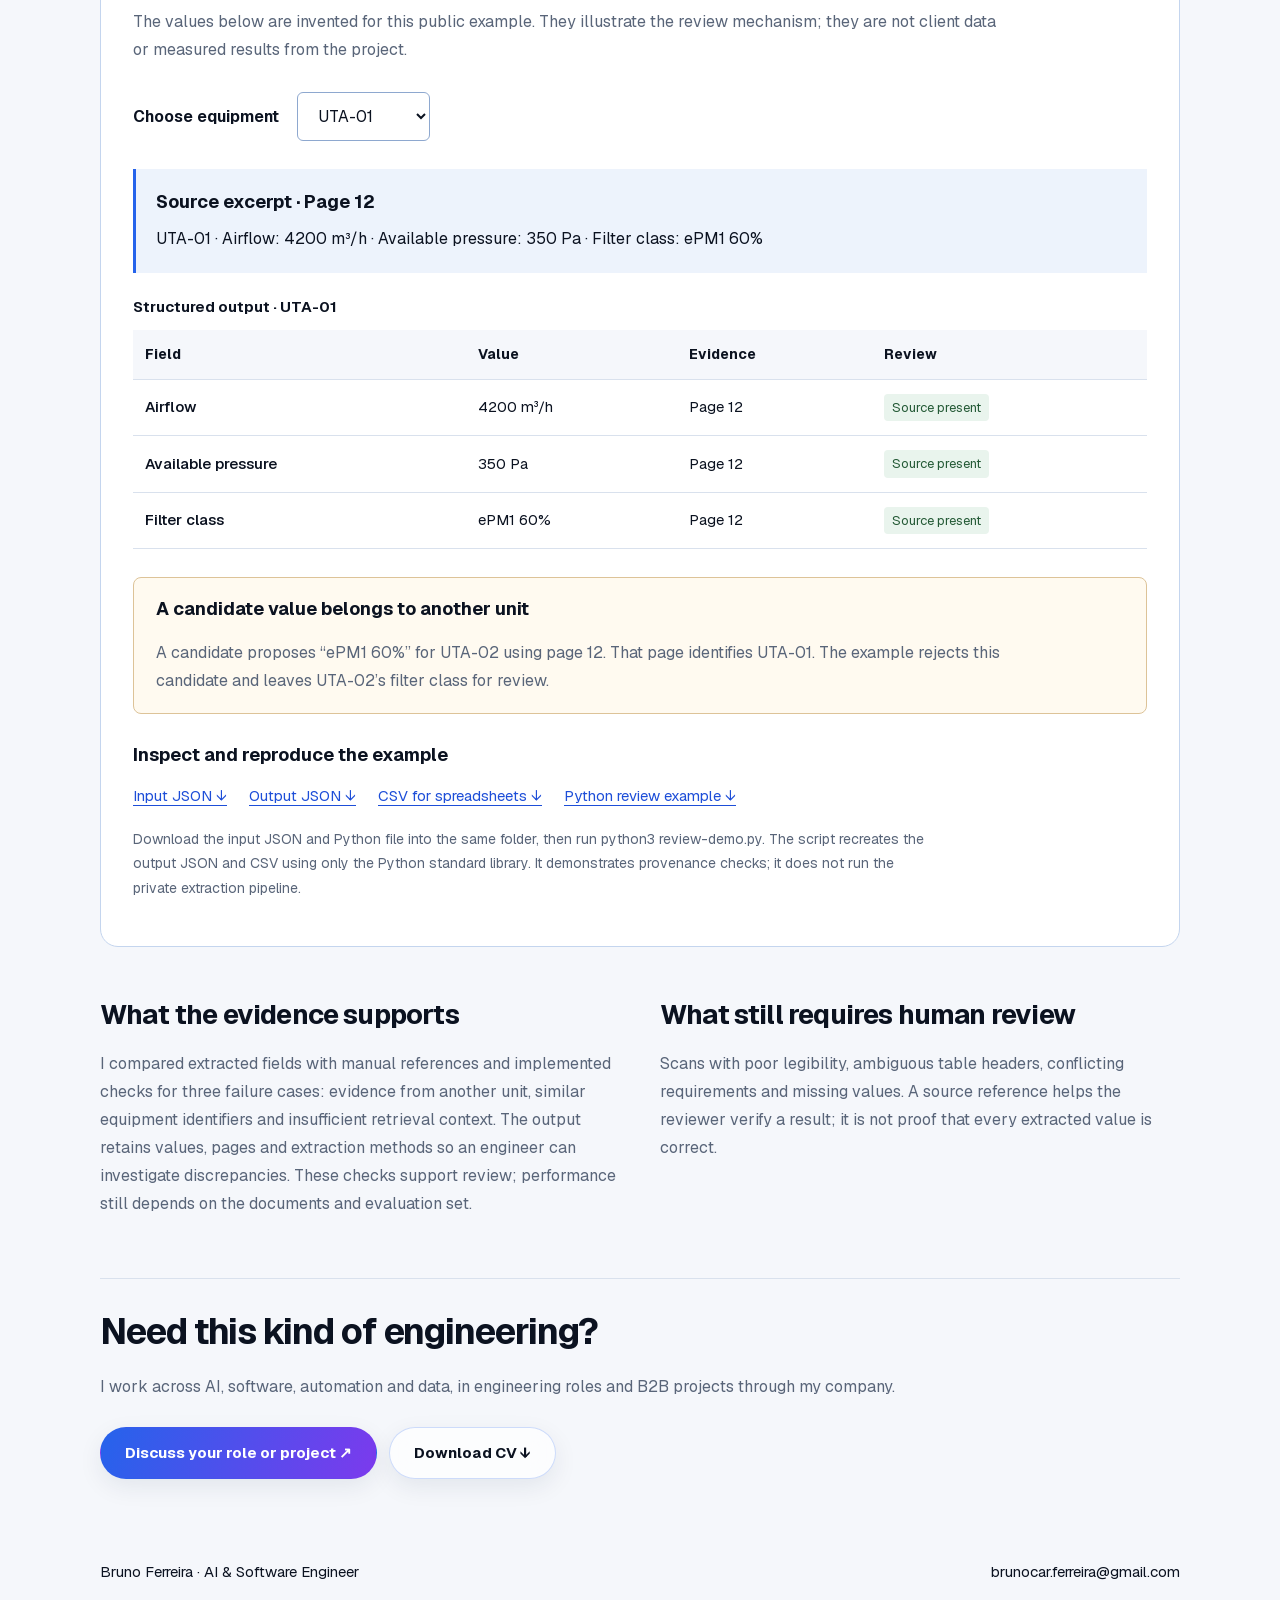
<file: case-studies/hvac/index.html>
<!doctype html>
<html lang="en-GB"><head><meta charset="utf-8"><meta name="viewport" content="width=device-width, initial-scale=1">
<title>From HVAC specifications to reviewable data | Bruno Ferreira</title><meta name="description" content="A Python pipeline that turns Portuguese engineering PDFs into Excel and JSON, preserving the evidence needed to check each extracted requirement.">
<link rel="canonical" href="https://mrbrunoferreira.github.io/bruno-ferreira/case-studies/hvac/"><link rel="alternate" hreflang="en-GB" href="https://mrbrunoferreira.github.io/bruno-ferreira/case-studies/hvac/"><link rel="alternate" hreflang="pt-PT" href="https://mrbrunoferreira.github.io/bruno-ferreira/pt/casos/avac/">
<meta property="og:title" content="From HVAC specifications to reviewable data | Bruno Ferreira"><meta property="og:description" content="A Python pipeline that turns Portuguese engineering PDFs into Excel and JSON, preserving the evidence needed to check each extracted requirement."><meta property="og:url" content="https://mrbrunoferreira.github.io/bruno-ferreira/case-studies/hvac/"><meta property="og:type" content="article"><meta property="og:image" content="https://mrbrunoferreira.github.io/bruno-ferreira/og-applied-ai-blue.png">
<link rel="icon" href="../../favicon-bf.png"><link rel="stylesheet" href="../../styles.css"><link rel="stylesheet" href="../../case-studies/hvac/case.css"></head>
<body class="case-page"><a class="skip-link" href="#case-main">Skip to content</a>
<header class="case-header"><a class="brand" href="../../"><span class="brand-mark" aria-hidden="true">BF</span><span>Bruno Ferreira</span></a><nav aria-label="Navigation"><a href="../../#projects">Back to projects</a><a href="../../pt/casos/avac/" lang="pt">PT</a></nav></header>
<main id="case-main" tabindex="-1"><section class="case-hero"><p class="eyebrow">Client project · January–March 2026</p><h1>From HVAC specifications to reviewable data</h1><p class="case-lead">A Python pipeline that turns Portuguese engineering PDFs into Excel and JSON, preserving the evidence needed to check each extracted requirement.</p><dl class="case-facts"><div><dt>My role</dt><dd>Solution design, implementation and evaluation</dd></div><div><dt>Deliverable</dt><dd>Extraction pipeline + structured outputs</dd></div><div><dt>Status</dt><dd>Implemented and evaluated</dd></div></dl></section>
<section class="case-section"><h2>The engineering problem</h2><p>Requirements are spread across prose, tables and pages. Multiple air-handling units can appear in the same document. Extracting a plausible value is insufficient: it must belong to the right equipment and point to supporting evidence.</p><h2>What I implemented</h2><div class="pipeline-steps"><article><h3>01 · Prepare</h3><p>Vision/OCR and table extraction build a document representation. LlamaIndex, hierarchical chunks and ChromaDB support retrieval.</p></article><article><h3>02 · Extract</h3><p>Identify equipment, map structured tables and combine deterministic rules with targeted language-model extraction.</p></article><article><h3>03 · Check</h3><p>Validate types and reconcile evidence. Cross-check source pages and equipment identifiers to flag values attributed to the wrong unit.</p></article><article><h3>04 · Review</h3><p>Export Excel and JSON with values, evidence and extraction method. Compare outputs against manually prepared references.</p></article></div><h3>Why combine rules, retrieval and LLMs?</h3><p>Tables provide explicit relationships that deterministic mapping can preserve. Retrieval narrows the context, while vision and language models handle less regular content. Validation remains a separate step because a fluent answer can still contain a wrong value or refer to another unit.</p></section>
<section class="case-section demo-section" id="example"><p class="eyebrow">Public example · Synthetic data</p><h2>Explore a traceable output</h2><p>The values below are invented for this public example. They illustrate the review mechanism; they are not client data or measured results from the project.</p>
<div class="demo-controls" hidden><label for="equipment">Choose equipment</label><select id="equipment"><option value="UTA-01">UTA-01</option><option value="UTA-02">UTA-02</option></select></div>
<div id="review-result" aria-live="polite" aria-atomic="true"><div class="demo-source"><h3>Source excerpt · <span id="source-page">Page 12</span></h3><p id="source-text">UTA-01 · Airflow: 4200 m³/h · Available pressure: 350 Pa · Filter class: ePM1 60%</p></div>
<div class="table-scroll" role="region" aria-label="Structured output" tabindex="0"><table><caption>Structured output · <span id="output-equipment">UTA-01</span></caption><thead><tr><th scope="col">Field</th><th scope="col">Value</th><th scope="col">Evidence</th><th scope="col">Review</th></tr></thead><tbody id="result-rows"><tr><th scope="row">Airflow</th><td>4200 m³/h</td><td>Page 12</td><td><span class="review-tag">Source present</span></td></tr><tr><th scope="row">Available pressure</th><td>350 Pa</td><td>Page 12</td><td><span class="review-tag">Source present</span></td></tr><tr><th scope="row">Filter class</th><td>ePM1 60%</td><td>Page 12</td><td><span class="review-tag">Source present</span></td></tr></tbody></table></div></div>
<aside class="guard-note"><h3>A candidate value belongs to another unit</h3><p>A candidate proposes “ePM1 60%” for UTA-02 using page 12. That page identifies UTA-01. The example rejects this candidate and leaves UTA-02’s filter class for review.</p></aside>
<h3>Inspect and reproduce the example</h3><div class="demo-downloads"><a href="../../case-studies/hvac/example-input.json" download>Input JSON ↓</a><a href="../../case-studies/hvac/example-output.json" download>Output JSON ↓</a><a href="../../case-studies/hvac/example-output.csv" download>CSV for spreadsheets ↓</a><a href="../../case-studies/hvac/review-demo.py" download>Python review example ↓</a></div><p class="demo-method">Download the input JSON and Python file into the same folder, then run python3 review-demo.py. The script recreates the output JSON and CSV using only the Python standard library. It demonstrates provenance checks; it does not run the private extraction pipeline.</p></section>
<section class="case-section case-evaluation"><div><h2>What the evidence supports</h2><p>I compared extracted fields with manual references and implemented checks for three failure cases: evidence from another unit, similar equipment identifiers and insufficient retrieval context. The output retains values, pages and extraction methods so an engineer can investigate discrepancies. These checks support review; performance still depends on the documents and evaluation set.</p></div><div><h2>What still requires human review</h2><p>Scans with poor legibility, ambiguous table headers, conflicting requirements and missing values. A source reference helps the reviewer verify a result; it is not proof that every extracted value is correct.</p></div></section>
<section class="case-section case-cta"><h2>Need this kind of engineering?</h2><p>I work across AI, software, automation and data, in engineering roles and B2B projects through my company.</p><div class="hero-actions"><a class="button button-primary" href="mailto:brunocar.ferreira@gmail.com?subject=Applied%20AI%20-%20HVAC%20case%20study">Discuss your role or project ↗</a><a class="button button-secondary" href="../../bruno-ferreira-cv-en.pdf" download>Download CV ↓</a></div></section></main>
<footer class="case-header"><p>Bruno Ferreira · AI &amp; Software Engineer</p><a href="mailto:brunocar.ferreira@gmail.com">brunocar.ferreira@gmail.com</a></footer>
<script src="../../case-studies/hvac/case.js" defer></script></body></html>
</file>
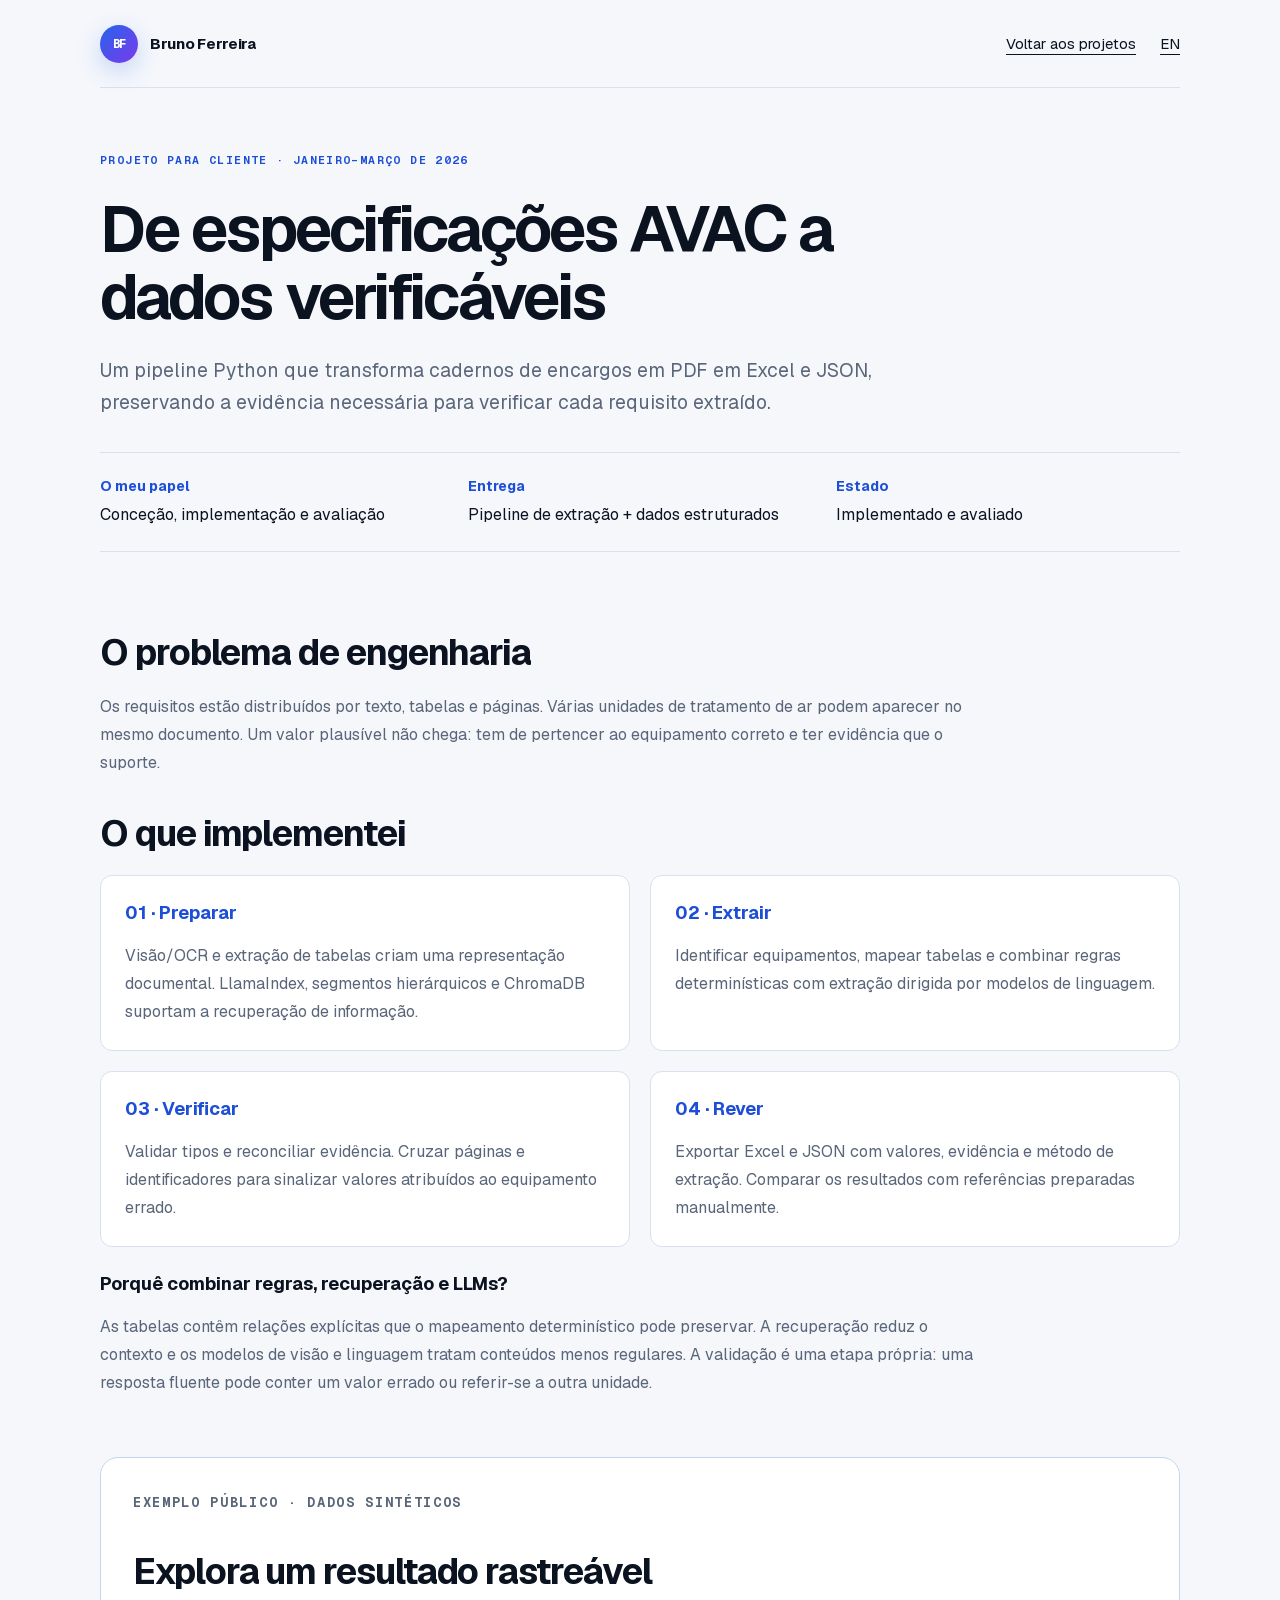
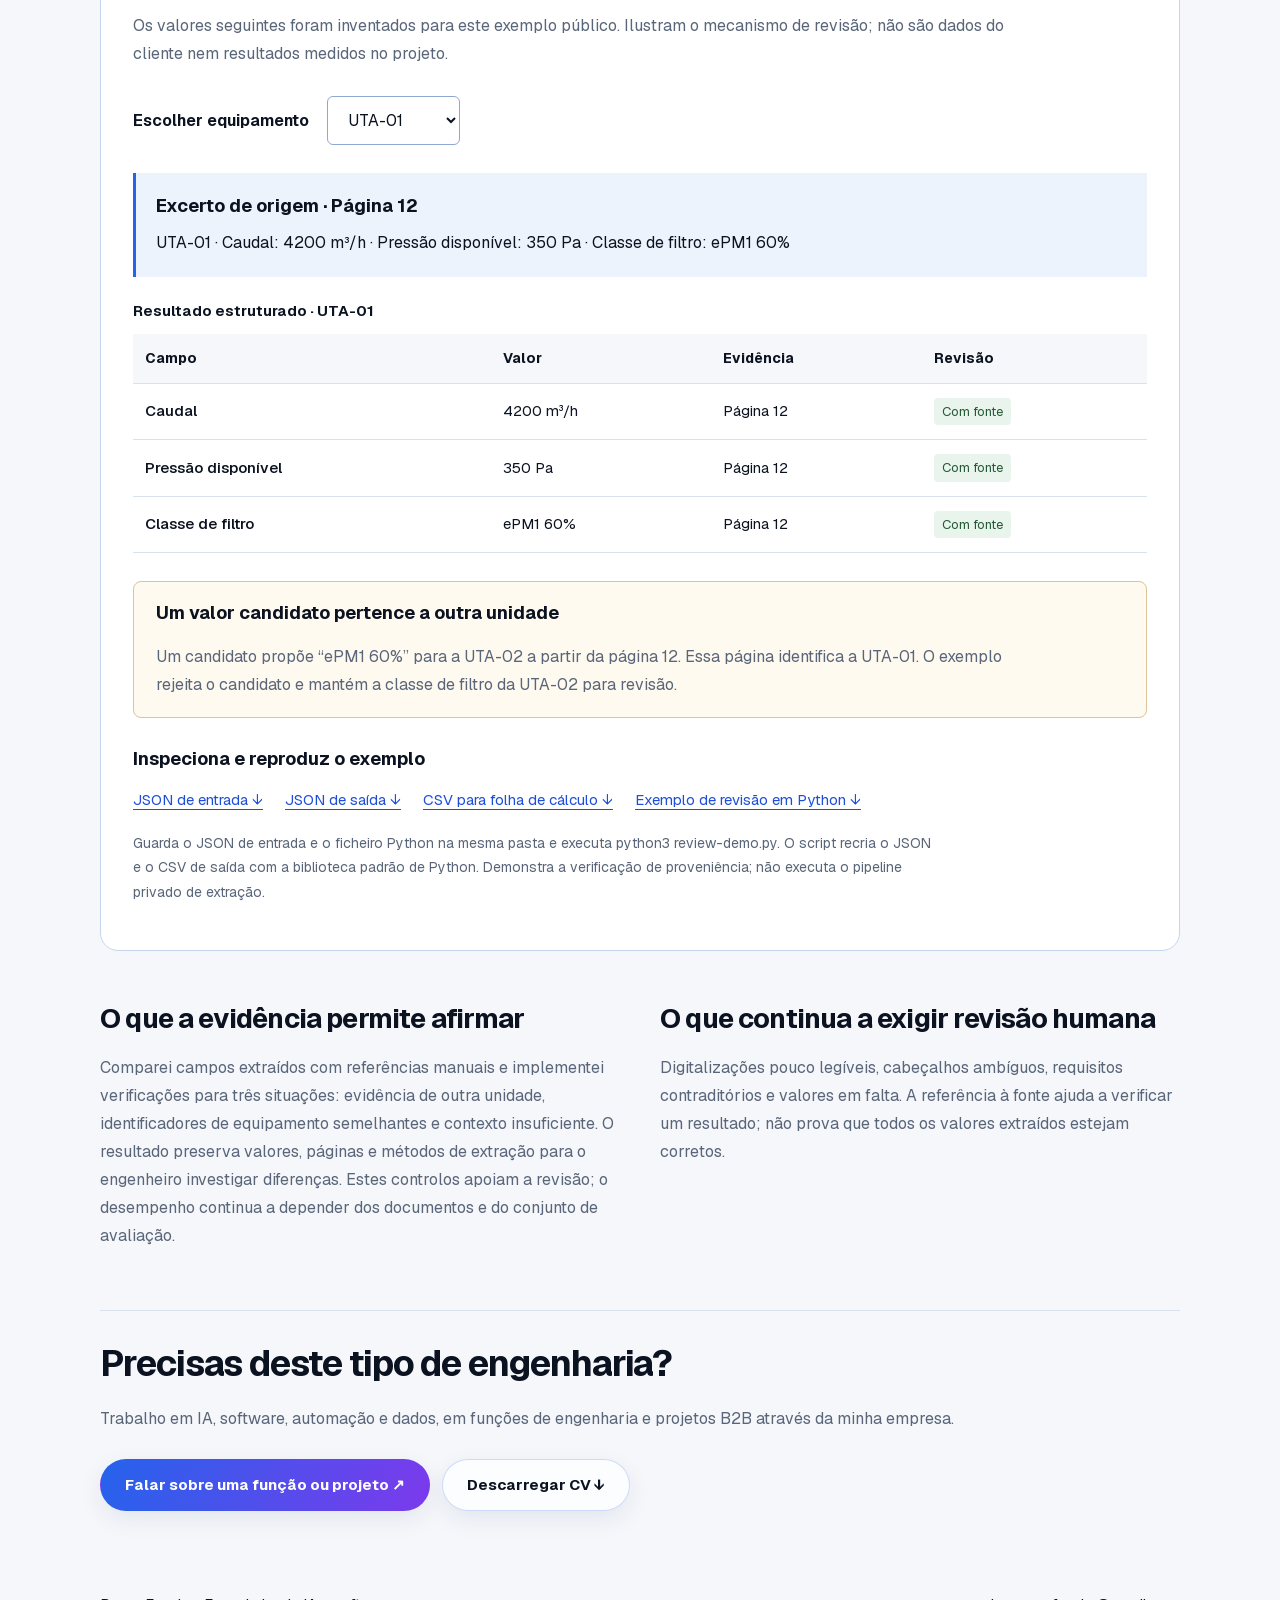
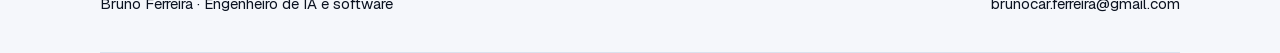
<file: pt/casos/avac/index.html>
<!doctype html>
<html lang="pt-PT"><head><meta charset="utf-8"><meta name="viewport" content="width=device-width, initial-scale=1">
<title>De especificações AVAC a dados verificáveis | Bruno Ferreira</title><meta name="description" content="Um pipeline Python que transforma cadernos de encargos em PDF em Excel e JSON, preservando a evidência necessária para verificar cada requisito extraído.">
<link rel="canonical" href="https://mrbrunoferreira.github.io/bruno-ferreira/pt/casos/avac/"><link rel="alternate" hreflang="en-GB" href="https://mrbrunoferreira.github.io/bruno-ferreira/case-studies/hvac/"><link rel="alternate" hreflang="pt-PT" href="https://mrbrunoferreira.github.io/bruno-ferreira/pt/casos/avac/">
<meta property="og:title" content="De especificações AVAC a dados verificáveis | Bruno Ferreira"><meta property="og:description" content="Um pipeline Python que transforma cadernos de encargos em PDF em Excel e JSON, preservando a evidência necessária para verificar cada requisito extraído."><meta property="og:url" content="https://mrbrunoferreira.github.io/bruno-ferreira/pt/casos/avac/"><meta property="og:type" content="article"><meta property="og:image" content="https://mrbrunoferreira.github.io/bruno-ferreira/og-applied-ai-blue.png">
<link rel="icon" href="../../../favicon-bf.png"><link rel="stylesheet" href="../../../styles.css"><link rel="stylesheet" href="../../../case-studies/hvac/case.css"></head>
<body class="case-page"><a class="skip-link" href="#case-main">Saltar para o conteúdo</a>
<header class="case-header"><a class="brand" href="../../../pt/"><span class="brand-mark" aria-hidden="true">BF</span><span>Bruno Ferreira</span></a><nav aria-label="Navegação"><a href="../../../pt/#projetos">Voltar aos projetos</a><a href="../../../case-studies/hvac/" lang="en">EN</a></nav></header>
<main id="case-main" tabindex="-1"><section class="case-hero"><p class="eyebrow">Projeto para cliente · Janeiro–março de 2026</p><h1>De especificações AVAC a dados verificáveis</h1><p class="case-lead">Um pipeline Python que transforma cadernos de encargos em PDF em Excel e JSON, preservando a evidência necessária para verificar cada requisito extraído.</p><dl class="case-facts"><div><dt>O meu papel</dt><dd>Conceção, implementação e avaliação</dd></div><div><dt>Entrega</dt><dd>Pipeline de extração + dados estruturados</dd></div><div><dt>Estado</dt><dd>Implementado e avaliado</dd></div></dl></section>
<section class="case-section"><h2>O problema de engenharia</h2><p>Os requisitos estão distribuídos por texto, tabelas e páginas. Várias unidades de tratamento de ar podem aparecer no mesmo documento. Um valor plausível não chega: tem de pertencer ao equipamento correto e ter evidência que o suporte.</p><h2>O que implementei</h2><div class="pipeline-steps"><article><h3>01 · Preparar</h3><p>Visão/OCR e extração de tabelas criam uma representação documental. LlamaIndex, segmentos hierárquicos e ChromaDB suportam a recuperação de informação.</p></article><article><h3>02 · Extrair</h3><p>Identificar equipamentos, mapear tabelas e combinar regras determinísticas com extração dirigida por modelos de linguagem.</p></article><article><h3>03 · Verificar</h3><p>Validar tipos e reconciliar evidência. Cruzar páginas e identificadores para sinalizar valores atribuídos ao equipamento errado.</p></article><article><h3>04 · Rever</h3><p>Exportar Excel e JSON com valores, evidência e método de extração. Comparar os resultados com referências preparadas manualmente.</p></article></div><h3>Porquê combinar regras, recuperação e LLMs?</h3><p>As tabelas contêm relações explícitas que o mapeamento determinístico pode preservar. A recuperação reduz o contexto e os modelos de visão e linguagem tratam conteúdos menos regulares. A validação é uma etapa própria: uma resposta fluente pode conter um valor errado ou referir-se a outra unidade.</p></section>
<section class="case-section demo-section" id="example"><p class="eyebrow">Exemplo público · Dados sintéticos</p><h2>Explora um resultado rastreável</h2><p>Os valores seguintes foram inventados para este exemplo público. Ilustram o mecanismo de revisão; não são dados do cliente nem resultados medidos no projeto.</p>
<div class="demo-controls" hidden><label for="equipment">Escolher equipamento</label><select id="equipment"><option value="UTA-01">UTA-01</option><option value="UTA-02">UTA-02</option></select></div>
<div id="review-result" aria-live="polite" aria-atomic="true"><div class="demo-source"><h3>Excerto de origem · <span id="source-page">Página 12</span></h3><p id="source-text">UTA-01 · Caudal: 4200 m³/h · Pressão disponível: 350 Pa · Classe de filtro: ePM1 60%</p></div>
<div class="table-scroll" role="region" aria-label="Resultado estruturado" tabindex="0"><table><caption>Resultado estruturado · <span id="output-equipment">UTA-01</span></caption><thead><tr><th scope="col">Campo</th><th scope="col">Valor</th><th scope="col">Evidência</th><th scope="col">Revisão</th></tr></thead><tbody id="result-rows"><tr><th scope="row">Caudal</th><td>4200 m³/h</td><td>Página 12</td><td><span class="review-tag">Com fonte</span></td></tr><tr><th scope="row">Pressão disponível</th><td>350 Pa</td><td>Página 12</td><td><span class="review-tag">Com fonte</span></td></tr><tr><th scope="row">Classe de filtro</th><td>ePM1 60%</td><td>Página 12</td><td><span class="review-tag">Com fonte</span></td></tr></tbody></table></div></div>
<aside class="guard-note"><h3>Um valor candidato pertence a outra unidade</h3><p>Um candidato propõe “ePM1 60%” para a UTA-02 a partir da página 12. Essa página identifica a UTA-01. O exemplo rejeita o candidato e mantém a classe de filtro da UTA-02 para revisão.</p></aside>
<h3>Inspeciona e reproduz o exemplo</h3><div class="demo-downloads"><a href="../../../case-studies/hvac/example-input.json" download>JSON de entrada ↓</a><a href="../../../case-studies/hvac/example-output.json" download>JSON de saída ↓</a><a href="../../../case-studies/hvac/example-output.csv" download>CSV para folha de cálculo ↓</a><a href="../../../case-studies/hvac/review-demo.py" download>Exemplo de revisão em Python ↓</a></div><p class="demo-method">Guarda o JSON de entrada e o ficheiro Python na mesma pasta e executa python3 review-demo.py. O script recria o JSON e o CSV de saída com a biblioteca padrão de Python. Demonstra a verificação de proveniência; não executa o pipeline privado de extração.</p></section>
<section class="case-section case-evaluation"><div><h2>O que a evidência permite afirmar</h2><p>Comparei campos extraídos com referências manuais e implementei verificações para três situações: evidência de outra unidade, identificadores de equipamento semelhantes e contexto insuficiente. O resultado preserva valores, páginas e métodos de extração para o engenheiro investigar diferenças. Estes controlos apoiam a revisão; o desempenho continua a depender dos documentos e do conjunto de avaliação.</p></div><div><h2>O que continua a exigir revisão humana</h2><p>Digitalizações pouco legíveis, cabeçalhos ambíguos, requisitos contraditórios e valores em falta. A referência à fonte ajuda a verificar um resultado; não prova que todos os valores extraídos estejam corretos.</p></div></section>
<section class="case-section case-cta"><h2>Precisas deste tipo de engenharia?</h2><p>Trabalho em IA, software, automação e dados, em funções de engenharia e projetos B2B através da minha empresa.</p><div class="hero-actions"><a class="button button-primary" href="mailto:brunocar.ferreira@gmail.com?subject=Applied%20AI%20-%20HVAC%20case%20study">Falar sobre uma função ou projeto ↗</a><a class="button button-secondary" href="../../../bruno-ferreira-cv-pt.pdf" download>Descarregar CV ↓</a></div></section></main>
<footer class="case-header"><p>Bruno Ferreira · Engenheiro de IA e software</p><a href="mailto:brunocar.ferreira@gmail.com">brunocar.ferreira@gmail.com</a></footer>
<script src="../../../case-studies/hvac/case.js" defer></script></body></html>
</file>
<file: styles.css>
@font-face {
  font-family: "Geist";
  src: url("./fonts/geist.woff2") format("woff2");
  font-style: normal;
  font-weight: 100 900;
  font-display: swap;
}

@font-face {
  font-family: "Geist Mono";
  src: url("./fonts/geist-mono.woff2") format("woff2");
  font-style: normal;
  font-weight: 100 900;
  font-display: swap;
}

:root {
  --font-geist-sans: "Geist";
  --font-geist-mono: "Geist Mono";
}

:root {
  --paper: #f5f7fb;
  --paper-strong: #ffffff;
  --ink: #0b1220;
  --ink-soft: #596579;
  --line: #d9e1ed;
  --accent: #2563eb;
  --accent-dark: #1d4ed8;
  --accent-soft: #dbeafe;
  --violet: #7c3aed;
  --violet-soft: #ede9fe;
  --orange: #f97316;
  --orange-soft: #ffedd5;
  --dark: #07111f;
  --dark-soft: #111c2e;
  --radius-sm: 10px;
  --radius-lg: 28px;
  --shell: min(1280px, calc(100vw - 64px));
  --ease-out: cubic-bezier(0.16, 1, 0.3, 1);
  --shadow-soft: 0 24px 70px rgba(15, 32, 61, 0.1);
  --shadow-hover: 0 30px 90px rgba(30, 64, 175, 0.16);
}

* {
  box-sizing: border-box;
}

html {
  scroll-behavior: smooth;
  overflow-x: hidden;
  background: var(--paper);
}

body {
  margin: 0;
  background: var(--paper);
  color: var(--ink);
  font-family: var(--font-geist-sans), Arial, Helvetica, sans-serif;
  text-rendering: optimizeLegibility;
}

a {
  color: inherit;
  text-decoration: none;
}

button,
a {
  -webkit-tap-highlight-color: transparent;
}

a:focus-visible,
button:focus-visible {
  outline: 3px solid #fff;
  outline-offset: 2px;
  box-shadow: 0 0 0 6px var(--accent-dark);
}

.skip-link {
  position: fixed;
  z-index: 100;
  top: 12px;
  left: 12px;
  padding: 10px 14px;
  border-radius: 8px;
  background: var(--ink);
  color: #fff;
  font-size: 0.82rem;
  font-weight: 700;
  transform: translateY(-160%);
  transition: transform 160ms ease;
}

.skip-link:focus {
  transform: translateY(0);
}

img {
  display: block;
  max-width: 100%;
}

.section-shell {
  width: var(--shell);
  margin-inline: auto;
}

.site-header {
  position: sticky;
  z-index: 30;
  top: 0;
  display: grid;
  grid-template-columns: 1fr auto 1fr;
  align-items: center;
  min-height: 76px;
  padding: 0 32px;
  border-bottom: 1px solid rgba(17, 21, 18, 0.14);
  background: rgba(243, 242, 236, 0.88);
  backdrop-filter: blur(18px);
}

.brand {
  display: inline-flex;
  align-items: center;
  gap: 12px;
  width: fit-content;
  font-size: 0.95rem;
  font-weight: 700;
  letter-spacing: -0.02em;
}

.brand-mark {
  display: grid;
  width: 38px;
  height: 38px;
  place-items: center;
  border-radius: 50%;
  background: var(--ink);
  color: var(--accent);
  font-family: var(--font-geist-mono), monospace;
  font-size: 0.78rem;
  letter-spacing: -0.06em;
}

.nav-toggle {
  display: none;
  align-items: center;
  justify-content: center;
  gap: 10px;
  min-height: 42px;
  padding: 8px 12px;
  border: 1px solid var(--line);
  border-radius: 999px;
  background: rgba(255, 255, 255, 0.72);
  color: var(--ink);
  font: 700 0.76rem var(--font-geist-sans), Arial, sans-serif;
  cursor: pointer;
}

.nav-toggle[hidden] {
  display: none;
}

.nav-toggle-icon {
  display: grid;
  gap: 5px;
  width: 17px;
}

.nav-toggle-icon span {
  display: block;
  width: 100%;
  height: 2px;
  border-radius: 999px;
  background: currentColor;
  transition: transform 220ms ease;
}

.nav-toggle[aria-expanded="true"] .nav-toggle-icon span:first-child {
  transform: translateY(3.5px) rotate(45deg);
}

.nav-toggle[aria-expanded="true"] .nav-toggle-icon span:last-child {
  transform: translateY(-3.5px) rotate(-45deg);
}

.main-nav {
  display: flex;
  align-items: center;
  gap: clamp(17px, 2vw, 32px);
  color: var(--ink-soft);
  font-size: 0.84rem;
  font-weight: 600;
}

.language-switch {
  display: inline-flex;
  align-items: center;
  gap: 6px;
  color: var(--ink-soft);
  font-family: var(--font-geist-mono), monospace;
  font-size: 0.67rem;
  letter-spacing: 0.06em;
}

.language-switch a[aria-current="page"] {
  color: var(--ink);
  font-weight: 800;
}

.language-switch > span {
  color: var(--line);
}

.main-nav a,
.site-footer a {
  position: relative;
}

.main-nav a::after,
.site-footer a::after {
  position: absolute;
  right: 0;
  bottom: -6px;
  left: 0;
  height: 1px;
  background: currentColor;
  content: "";
  transform: scaleX(0);
  transform-origin: right;
  transition: transform 180ms ease;
}

.main-nav a:hover::after,
.site-footer a:hover::after {
  transform: scaleX(1);
  transform-origin: left;
}

.hero {
  display: grid;
  min-height: calc(100svh - 76px);
  grid-template-columns: minmax(0, 1.72fr) minmax(310px, 0.68fr);
  gap: clamp(56px, 7vw, 120px);
  align-items: center;
  padding-block: clamp(48px, 6.5vw, 88px);
}

.eyebrow,
.section-index,
.profile-label,
.project-number,
.project-topline,
.timeline-period {
  font-family: var(--font-geist-mono), monospace;
  text-transform: uppercase;
  letter-spacing: 0.12em;
}

.eyebrow {
  display: flex;
  align-items: center;
  gap: 10px;
  margin: 0 0 28px;
  color: var(--ink-soft);
  font-size: 0.72rem;
  font-weight: 650;
}

.status-dot {
  position: relative;
  width: 8px;
  height: 8px;
  border-radius: 50%;
  background: var(--accent-dark);
}

.status-dot::after {
  position: absolute;
  inset: -4px;
  border: 1px solid var(--accent-dark);
  border-radius: 50%;
  content: "";
}

.hero h1 {
  max-width: 900px;
  margin: 0;
  font-size: clamp(3.5rem, 6.35vw, 6.9rem);
  font-weight: 620;
  letter-spacing: -0.075em;
  line-height: 0.93;
  text-wrap: balance;
}

.hero h1 em {
  display: block;
  color: var(--ink-soft);
  font-family: Georgia, "Times New Roman", serif;
  font-weight: 400;
  letter-spacing: -0.055em;
}

.hero-intro {
  max-width: 700px;
  margin: 30px 0 0;
  color: var(--ink-soft);
  font-size: clamp(1.05rem, 1.35vw, 1.28rem);
  line-height: 1.65;
}

.hero-actions {
  display: flex;
  flex-wrap: wrap;
  gap: 12px;
  margin-top: 28px;
}

.button {
  display: inline-flex;
  min-height: 52px;
  align-items: center;
  justify-content: center;
  gap: 24px;
  border: 1px solid var(--ink);
  border-radius: 999px;
  padding: 0 24px;
  font-size: 0.88rem;
  font-weight: 700;
  transition: transform 180ms ease, background 180ms ease, color 180ms ease;
}

.button:hover {
  transform: translateY(-2px);
}

.button-primary {
  background: var(--ink);
  color: #fff;
}

.button-primary:hover {
  background: var(--dark-soft);
}

.button-secondary:hover {
  background: var(--paper-strong);
}

.hero-profile {
  position: relative;
  overflow: hidden;
  border: 1px solid var(--line);
  border-radius: var(--radius-lg);
  background: var(--paper-strong);
  padding: 22px;
  box-shadow: 0 28px 90px rgba(24, 31, 26, 0.09);
}

.hero-profile::after {
  position: absolute;
  right: -70px;
  bottom: 150px;
  width: 180px;
  height: 180px;
  border-radius: 50%;
  background: var(--accent);
  content: "";
  filter: blur(80px);
  opacity: 0.5;
  pointer-events: none;
}

.portrait-wrap {
  position: relative;
  overflow: hidden;
  aspect-ratio: 1 / 1.04;
  border-radius: 18px;
  background: #e9eeeb;
}

.portrait-wrap img {
  width: 100%;
  height: 100%;
  object-fit: cover;
  object-position: center 20%;
}

.profile-label {
  margin: 24px 0 12px;
  color: var(--ink-soft);
  font-size: 0.64rem;
  font-weight: 700;
}

.hero-profile h2 {
  position: relative;
  z-index: 1;
  max-width: 350px;
  margin: 0;
  font-size: clamp(1.5rem, 2vw, 2.15rem);
  font-weight: 620;
  letter-spacing: -0.045em;
  line-height: 1.05;
}

.profile-facts {
  position: relative;
  z-index: 1;
  display: grid;
  gap: 0;
  margin: 28px 0 0;
  border-top: 1px solid var(--line);
}

.profile-facts div {
  display: grid;
  grid-template-columns: 0.8fr 1.2fr;
  gap: 12px;
  padding: 13px 0;
  border-bottom: 1px solid var(--line);
}

.profile-facts dt,
.profile-facts dd {
  margin: 0;
  font-size: 0.78rem;
}

.profile-facts dt {
  color: var(--ink-soft);
}

.profile-facts dd {
  font-weight: 700;
}

.focus-strip {
  overflow: hidden;
  border-block: 1px solid var(--ink);
  background: var(--accent);
}

.focus-track {
  display: flex;
  width: max-content;
  min-width: 100%;
  align-items: center;
  justify-content: space-around;
}

.focus-track span {
  display: flex;
  align-items: center;
  gap: 24px;
  padding: 17px 24px;
  font-family: var(--font-geist-mono), monospace;
  font-size: 0.69rem;
  font-weight: 750;
  letter-spacing: 0.08em;
  text-transform: uppercase;
  white-space: nowrap;
}

.focus-track span:not(:last-child)::after {
  width: 5px;
  height: 5px;
  border-radius: 50%;
  background: currentColor;
  content: "";
}

.about,
.journey,
.publications {
  padding-block: clamp(56px, 6vw, 88px);
}

.section-heading {
  display: grid;
  grid-template-columns: minmax(220px, 0.6fr) 1.4fr;
  gap: clamp(32px, 7vw, 120px);
}

.section-heading-row {
  grid-template-columns: 1fr auto;
  align-items: end;
}

.section-heading-row > div {
  display: grid;
  grid-template-columns: minmax(220px, 0.6fr) 1.4fr;
  gap: clamp(32px, 7vw, 120px);
  align-items: end;
}

.section-index {
  margin: 9px 0 0;
  color: var(--ink-soft);
  font-size: 0.875rem;
  font-weight: 700;
}

.section-heading h2 {
  max-width: 790px;
  margin: 0;
  font-size: clamp(2.7rem, 5vw, 5.3rem);
  font-weight: 580;
  letter-spacing: -0.065em;
  line-height: 0.98;
}

.section-note {
  max-width: 250px;
  margin: 0;
  color: var(--ink-soft);
  font-size: 0.92rem;
  line-height: 1.5;
}

.about-body {
  display: grid;
  grid-template-columns: minmax(280px, 0.85fr) minmax(0, 1.15fr);
  margin-top: 32px;
  border-top: 1px solid var(--ink);
}

.about-statement {
  grid-column: 1;
  border-right: 1px solid var(--line);
  padding: 40px clamp(32px, 5vw, 72px) 56px 0;
}

.about-statement-label {
  margin: 0;
  color: var(--ink-soft);
  font-family: var(--font-geist-mono), monospace;
  font-size: 0.64rem;
  font-weight: 750;
  letter-spacing: 0.1em;
  text-transform: uppercase;
}

.about-statement > p:last-child {
  max-width: 570px;
  margin: 78px 0 0;
  font-size: clamp(1.8rem, 3vw, 3.25rem);
  font-weight: 560;
  letter-spacing: -0.055em;
  line-height: 1.06;
}

.about-copy {
  grid-column: 2;
  display: grid;
  grid-template-columns: 1fr;
  gap: 32px;
  padding: 40px 0 56px clamp(32px, 5vw, 72px);
}

.about-copy p {
  margin: 0;
  color: var(--ink-soft);
  font-size: clamp(1.04rem, 1.35vw, 1.26rem);
  line-height: 1.72;
}

.about-copy p:first-child {
  color: var(--ink);
}

.about-process {
  grid-column: 1 / -1;
  display: grid;
  grid-template-columns: repeat(4, 1fr);
  border-block: 1px solid var(--line);
}

.about-process article {
  min-height: 0;
  padding: 24px 28px 28px 0;
}

.about-process article:not(:last-child) {
  border-right: 1px solid var(--line);
  margin-right: 28px;
}

.about-process span,
.capability-grid span {
  font-family: var(--font-geist-mono), monospace;
  font-size: 0.8125rem;
  font-weight: 700;
  letter-spacing: 0.1em;
}

.about-process h3 {
  max-width: 180px;
  margin: 18px 0 12px;
  font-size: 1.15rem;
  letter-spacing: -0.035em;
}

.about-process p {
  margin: 0;
  color: var(--ink-soft);
  font-size: 0.86rem;
  line-height: 1.55;
}

.role-fit {
  grid-column: 1 / -1;
  display: grid;
  grid-template-columns: 0.7fr 1.3fr;
  gap: 24px clamp(36px, 7vw, 100px);
  align-items: start;
  padding: 38px 0 0;
}

.role-fit > p:last-child {
  grid-column: 2;
  max-width: 760px;
  margin: 0;
  color: var(--ink-soft);
  font-size: 0.98rem;
  line-height: 1.65;
}

.role-tags {
  display: flex;
  flex-wrap: wrap;
  gap: 10px;
}

.role-tags span {
  border: 1px solid var(--ink);
  border-radius: 999px;
  padding: 10px 14px;
  font-family: var(--font-geist-mono), monospace;
  font-size: 0.8125rem;
  font-weight: 700;
  letter-spacing: 0.04em;
  text-transform: uppercase;
}

.projects {
  padding-block: clamp(100px, 10vw, 150px);
  background: #e7e8e2;
}

.project-grid {
  display: grid;
  grid-template-columns: 1fr 1fr;
  gap: 18px;
  margin-top: 32px;
}

.project-card {
  min-width: 0;
  border: 1px solid var(--line);
  border-radius: var(--radius-lg);
  background: var(--paper-strong);
  padding: clamp(26px, 3vw, 44px);
}

.project-featured {
  grid-column: 1 / -1;
  overflow: hidden;
  background: var(--dark);
  color: #fff;
  box-shadow: 0 22px 70px rgba(17, 21, 18, 0.12);
}

.project-topline {
  display: flex;
  align-items: center;
  justify-content: space-between;
  gap: 20px;
  padding-bottom: 22px;
  border-bottom: 1px solid currentColor;
  color: var(--ink-soft);
  font-size: 0.63rem;
  font-weight: 700;
}

.project-featured .project-topline {
  color: rgba(255, 255, 255, 0.58);
  border-color: rgba(255, 255, 255, 0.2);
}

.project-topline p {
  margin: 0;
}

.project-featured-content {
  display: grid;
  grid-template-columns: 1.05fr 0.95fr;
  gap: clamp(48px, 8vw, 128px);
  padding-block: 62px 54px;
}

.project-number {
  margin: 0 0 24px;
  color: var(--accent-dark);
  font-size: 0.65rem;
  font-weight: 750;
}

.project-featured .project-number {
  color: var(--accent);
}

.project-card h3 {
  margin: 0;
  font-size: clamp(2rem, 3.3vw, 4rem);
  font-weight: 580;
  letter-spacing: -0.055em;
  line-height: 1;
}

.project-secondary h3 {
  max-width: 600px;
  font-size: clamp(2rem, 3vw, 3.35rem);
}

.project-lead {
  max-width: 650px;
  margin: 32px 0 0;
  color: rgba(255, 255, 255, 0.68);
  font-size: 1rem;
  line-height: 1.7;
}

.project-details {
  margin: 0;
  border-top: 1px solid rgba(255, 255, 255, 0.2);
}

.project-details div {
  display: grid;
  grid-template-columns: 0.55fr 1.45fr;
  gap: 22px;
  padding: 18px 0;
  border-bottom: 1px solid rgba(255, 255, 255, 0.2);
}

.project-details dt,
.project-details dd {
  margin: 0;
  font-size: 0.82rem;
  line-height: 1.5;
}

.project-details dt {
  color: var(--accent);
  font-family: var(--font-geist-mono), monospace;
  text-transform: uppercase;
}

.project-details dd {
  color: rgba(255, 255, 255, 0.72);
}

.tag-list {
  display: flex;
  flex-wrap: wrap;
  gap: 8px;
}

.tag-list span {
  border: 1px solid var(--line);
  border-radius: 999px;
  padding: 8px 12px;
  font-family: var(--font-geist-mono), monospace;
  font-size: 0.8125rem;
  font-weight: 650;
  letter-spacing: 0.04em;
  text-transform: uppercase;
}

.project-featured .tag-list span {
  border-color: rgba(255, 255, 255, 0.25);
  color: rgba(255, 255, 255, 0.72);
}

.project-secondary {
  display: flex;
  min-height: 560px;
  flex-direction: column;
}

.project-wide {
  min-height: 440px;
  grid-column: 1 / -1;
}

.project-secondary .project-number {
  margin-top: 46px;
}

.project-secondary > p:not(.project-number):not(.project-topline p) {
  max-width: 610px;
  margin: 28px 0 0;
  color: var(--ink-soft);
  font-size: 0.97rem;
  line-height: 1.68;
}

.project-secondary.project-wide > p:not(.project-number):not(.project-topline p) {
  max-width: 780px;
}

.project-summary-grid {
  margin: 28px 0 0;
  border-top: 1px solid var(--line);
}

.project-summary-grid div {
  display: grid;
  grid-template-columns: 0.56fr 1.44fr;
  gap: 18px;
  padding: 14px 0;
  border-bottom: 1px solid var(--line);
}

.project-summary-grid dt,
.project-summary-grid dd {
  margin: 0;
  font-size: 0.8rem;
  line-height: 1.5;
}

.project-summary-grid dt {
  color: var(--accent-dark);
  font-family: var(--font-geist-mono), monospace;
  font-weight: 700;
  text-transform: uppercase;
}

.project-summary-grid dd {
  color: var(--ink-soft);
}

.project-card-footer {
  display: flex;
  align-items: flex-end;
  justify-content: space-between;
  gap: 24px;
  margin-top: auto;
  padding-top: 48px;
}

.project-card-footer a {
  flex: none;
  border-bottom: 1px solid currentColor;
  padding-bottom: 5px;
  font-size: 0.79rem;
  font-weight: 700;
}

.project-private {
  flex: none;
  border-bottom: 1px solid var(--line);
  padding-bottom: 5px;
  color: var(--ink-soft);
  font-family: var(--font-geist-mono), monospace;
  font-size: 0.8125rem;
  font-weight: 700;
  letter-spacing: 0.08em;
  text-transform: uppercase;
}

.journey-layout {
  display: grid;
  grid-template-columns: 1.35fr 0.65fr;
  gap: clamp(36px, 7vw, 110px);
  margin-top: 32px;
}

.timeline {
  border-top: 1px solid var(--ink);
}

.timeline article {
  display: grid;
  grid-template-columns: 0.45fr 1.55fr;
  gap: 36px;
  padding: 32px 0 36px;
  border-bottom: 1px solid var(--line);
}

.timeline-period {
  margin: 4px 0 0;
  color: var(--ink-soft);
  font-size: 0.8125rem;
}

.timeline h3 {
  margin: 0;
  font-size: 1.5rem;
  letter-spacing: -0.035em;
}

.timeline-place {
  margin: 6px 0 20px !important;
  color: var(--ink) !important;
  font-weight: 650;
}

.timeline article div > p {
  max-width: 650px;
  margin: 0;
  color: var(--ink-soft);
  font-size: 0.92rem;
  line-height: 1.6;
}

.education-card {
  align-self: start;
  border-radius: var(--radius-lg);
  background: var(--accent);
  padding: 32px;
}

.education-card .profile-label {
  margin-top: 0;
}

.education-card > div {
  padding: 28px 0;
  border-top: 1px solid rgba(17, 21, 18, 0.28);
}

.education-card span {
  font-family: var(--font-geist-mono), monospace;
  font-size: 0.8125rem;
  font-weight: 700;
  letter-spacing: 0.08em;
  text-transform: uppercase;
}

.education-card h3 {
  margin: 14px 0 8px;
  font-size: 1.16rem;
  letter-spacing: -0.03em;
}

.education-card p {
  margin: 0;
  font-size: 0.82rem;
  line-height: 1.5;
}

.capability-section {
  padding-block: clamp(56px, 6vw, 88px);
  background: var(--dark);
  color: #fff;
}

.section-index-light {
  color: rgba(255, 255, 255, 0.5);
}

.capability-grid {
  display: grid;
  grid-template-columns: repeat(4, 1fr);
  gap: 0;
  margin-top: 32px;
  border-block: 1px solid rgba(255, 255, 255, 0.22);
}

.capability-grid article {
  min-height: 0;
  padding: 28px 28px 36px 0;
}

.capability-grid article:not(:last-child) {
  border-right: 1px solid rgba(255, 255, 255, 0.22);
  margin-right: 28px;
}

.capability-grid span {
  color: var(--accent);
}

.capability-grid h3 {
  margin: 22px 0 16px;
  font-size: 1.55rem;
  letter-spacing: -0.04em;
}

.capability-grid p {
  max-width: 310px;
  margin: 0;
  color: rgba(255, 255, 255, 0.58);
  font-size: 0.86rem;
  line-height: 1.65;
}

.publication-list {
  overflow: hidden;
  margin-top: 56px;
  border: 1px solid rgba(37, 99, 235, 0.13);
  border-radius: 22px;
  background: rgba(255, 255, 255, 0.58);
}

.publication-list article {
  display: grid;
  grid-template-columns: 0.36fr 1.64fr auto;
  gap: 28px;
  align-items: center;
  padding: 27px 22px;
  border-bottom: 1px solid var(--line);
}

.publication-list article:last-child {
  border-bottom: 0;
}

.publication-more:not([hidden]) {
  display: contents;
}

.publication-toggle {
  display: flex;
  width: 100%;
  align-items: center;
  justify-content: center;
  gap: 12px;
  padding: 20px 22px;
  border: 0;
  border-top: 1px solid var(--line);
  background: rgba(255, 255, 255, 0.5);
  color: var(--accent-dark);
  font-family: var(--font-geist-mono), monospace;
  font-size: 0.875rem;
  font-weight: 750;
  letter-spacing: 0.06em;
  text-transform: uppercase;
  cursor: pointer;
  transition: background 240ms ease, color 240ms ease;
}

.publication-toggle[hidden] {
  display: none;
}

.publication-more[hidden] + .publication-toggle {
  border-top: 0;
}

.publication-toggle span:last-child {
  transition: transform 280ms var(--ease-out);
}

.publication-toggle[aria-expanded="true"] span:last-child {
  transform: rotate(180deg);
}

.publication-toggle:hover {
  background: rgba(37, 99, 235, 0.08);
  color: var(--ink);
}

.publication-toggle:focus-visible {
  outline: 3px solid #fff;
  outline-offset: -5px;
  box-shadow: inset 0 0 0 7px var(--accent-dark);
}

.publications {
  position: relative;
  overflow: hidden;
  padding-inline: clamp(28px, 5vw, 72px);
  border: 1px solid rgba(37, 99, 235, 0.1);
  border-radius: 34px;
  background:
    radial-gradient(circle at 3% 8%, rgba(37, 99, 235, 0.13), transparent 28rem),
    radial-gradient(circle at 98% 92%, rgba(249, 115, 22, 0.12), transparent 24rem),
    linear-gradient(145deg, rgba(255, 255, 255, 0.88), rgba(237, 233, 254, 0.5));
  box-shadow: 0 28px 90px rgba(30, 64, 175, 0.08);
}

.publication-heading-copy {
  max-width: 780px;
}

.publication-heading-copy h2 {
  margin-bottom: 28px;
}

.publication-lead {
  max-width: 690px;
  margin: 0;
  color: var(--ink-soft);
  font-size: clamp(1rem, 1.25vw, 1.14rem);
  line-height: 1.65;
}

.publication-themes {
  display: flex;
  flex-wrap: wrap;
  gap: 9px;
  margin-top: 26px;
}

.publication-themes span {
  padding: 9px 13px;
  border: 1px solid rgba(37, 99, 235, 0.16);
  border-radius: 999px;
  background: rgba(255, 255, 255, 0.68);
  color: var(--accent-dark);
  font-family: var(--font-geist-mono), monospace;
  font-size: 0.8125rem;
  font-weight: 720;
  letter-spacing: 0.04em;
  text-transform: uppercase;
}

.publication-list > article > span:first-child {
  color: var(--ink-soft);
  font-family: var(--font-geist-mono), monospace;
  font-size: 0.7rem;
}

.publication-list h3 {
  margin: 0;
  font-size: clamp(1.05rem, 1.7vw, 1.42rem);
  font-weight: 560;
  letter-spacing: -0.025em;
}

.publication-meta {
  display: grid;
  gap: 7px;
  align-self: start;
  padding-top: 3px;
}

.publication-meta span,
.publication-meta small {
  font-family: var(--font-geist-mono), monospace;
}

.publication-meta span {
  color: var(--ink);
  font-size: 0.72rem;
  font-weight: 750;
}

.publication-meta small {
  color: var(--ink-soft);
  font-size: 0.8125rem;
  font-weight: 650;
  letter-spacing: 0.05em;
  line-height: 1.35;
  text-transform: uppercase;
}

.publication-copy p {
  margin: 8px 0 0;
  color: var(--ink-soft);
  font-size: 0.76rem;
  line-height: 1.45;
}

.publication-list a {
  display: grid;
  width: 38px;
  height: 38px;
  place-items: center;
  border: 1px solid var(--line);
  border-radius: 50%;
  font-size: 0.82rem;
}

.publication-list a:hover {
  background: var(--accent);
}

.publication-status {
  color: var(--ink-soft);
  font-family: var(--font-geist-mono), monospace;
  font-size: 0.8125rem;
  font-weight: 700;
  letter-spacing: 0.06em;
  text-align: right;
  text-transform: uppercase;
}

.contact {
  margin-bottom: 26px;
  border-radius: 34px;
  background: var(--dark-soft);
  color: #fff;
  padding: clamp(40px, 6vw, 82px);
}

.contact-content {
  display: grid;
  grid-template-columns: minmax(0, 1fr) minmax(340px, 0.72fr);
  gap: clamp(48px, 8vw, 120px);
  align-items: center;
  margin-top: 46px;
}

.contact h2 {
  max-width: 720px;
  margin: 0;
  font-size: clamp(3rem, 5.2vw, 5.8rem);
  font-weight: 560;
  letter-spacing: -0.065em;
  line-height: 0.95;
  text-wrap: balance;
}

.contact-kicker {
  margin: 0 0 22px;
  color: rgba(255, 255, 255, 0.56);
  font-family: var(--font-geist-mono), monospace;
  font-size: 0.875rem;
  font-weight: 720;
  letter-spacing: 0.09em;
  text-transform: uppercase;
}

.contact-paths {
  display: grid;
  gap: 18px;
}

.contact-paths.contact-paths-single article {
  padding: clamp(28px, 3vw, 38px);
}

.contact-paths.contact-paths-single h3 {
  font-size: clamp(1.15rem, 1.5vw, 1.35rem);
}

.contact-paths.contact-paths-single p {
  font-size: 0.95rem;
}

.contact-paths article {
  padding: 24px;
  border: 1px solid rgba(255, 255, 255, 0.18);
  border-radius: 18px;
}

.contact-paths h3 {
  margin: 0;
  font-size: 1.1rem;
  letter-spacing: -0.03em;
}

.contact-paths p {
  margin: 14px 0 24px;
  color: rgba(255, 255, 255, 0.62);
  font-size: 0.9rem;
  line-height: 1.6;
}

.contact-email {
  display: grid;
  gap: 5px;
  margin: 22px 0 24px;
}

.contact-email span {
  color: rgba(255, 255, 255, 0.58);
  font-family: var(--font-geist-mono), monospace;
  font-size: 0.8125rem;
  font-weight: 720;
  letter-spacing: 0.08em;
  text-transform: uppercase;
}

.contact-email a {
  width: fit-content;
  color: #fff;
  font-size: clamp(0.9rem, 1.2vw, 1rem);
  font-weight: 680;
}

.button-accent {
  border-color: var(--accent);
  background: var(--accent);
  color: var(--ink);
}

.button-accent:hover {
  background: #fb923c;
}

.button-outline-light {
  border-color: rgba(255, 255, 255, 0.42);
  color: #fff;
}

.button-outline-light:hover {
  border-color: #fff;
  background: #fff;
  color: var(--ink);
}

.site-footer {
  display: flex;
  width: var(--shell);
  min-height: 100px;
  align-items: center;
  justify-content: space-between;
  gap: 32px;
  margin-inline: auto;
  color: var(--ink-soft);
  font-size: 0.78rem;
}

.site-footer div {
  display: flex;
  flex-wrap: wrap;
  gap: 24px;
}

@media (max-width: 1040px) {
  :root {
    --shell: min(100% - 40px, 900px);
  }

  .hero {
    min-height: auto;
    grid-template-columns: 1fr;
  }


  .project-featured-content,
  .journey-layout,
  .contact-content {
    grid-template-columns: 1fr;
  }

  .contact-paths {
    max-width: 520px;
  }

  .capability-grid {
    grid-template-columns: repeat(2, 1fr);
  }

  .capability-grid article {
    border-bottom: 1px solid rgba(255, 255, 255, 0.22);
  }

  .capability-grid article:nth-child(even) {
    border-right: 0;
    margin-right: 0;
  }

  .capability-grid article:nth-last-child(-n + 2) {
    border-bottom: 0;
  }
}

@media (max-width: 920px) and (min-width: 761px) {
  .site-header {
    grid-template-columns: auto minmax(0, 1fr);
    gap: 22px;
  }

  .brand > span:last-child {
    display: none;
  }

  .main-nav {
    min-width: 0;
    justify-content: flex-end;
    gap: 14px;
    font-size: 0.78rem;
  }
}

@media (max-width: 760px) {
  :root {
    --shell: calc(100% - 28px);
  }

  .site-header {
    min-height: 0;
    grid-template-columns: minmax(0, 1fr) auto;
    gap: 10px;
    padding: 10px 14px 12px;
  }

  .nav-toggle {
    display: inline-flex;
  }

  .main-nav {
    grid-column: 1 / -1;
    display: grid;
    grid-template-columns: repeat(2, minmax(0, 1fr));
    width: 100%;
    gap: 0;
    overflow: visible;
    padding: 8px 0 2px;
    border-top: 1px solid var(--line);
  }

  .site-header.nav-enhanced .main-nav {
    display: none;
  }

  .site-header.nav-enhanced .main-nav.is-open {
    display: grid;
  }

  .main-nav > a {
    min-width: 0;
    padding: 10px 8px;
    border-bottom: 1px solid rgba(70, 89, 119, 0.1);
  }

  .main-nav > a::after {
    right: 8px;
    bottom: 6px;
    left: 8px;
  }

  .brand > span:last-child {
    display: inline;
  }

  .language-switch {
    grid-column: 1 / -1;
    justify-content: flex-start;
    margin: 8px 0 0;
    padding: 8px;
    border-left: 0;
  }

  .language-switch a {
    display: inline-flex !important;
  }

  .nav-contact {
    font-size: 0.76rem;
  }

  .hero {
    gap: 48px;
    padding-block: 64px 76px;
  }

  .hero h1 {
    font-size: clamp(3rem, 14vw, 4.7rem);
  }

  .hero-intro {
    margin-top: 30px;
  }

  .hero-profile {
    display: block;
  }

  .profile-facts {
    grid-column: auto;
  }

  .focus-track {
    flex-wrap: wrap;
    justify-content: flex-start;
    padding: 8px;
  }

  .focus-track span {
    padding: 8px 10px;
  }

  .focus-track span::after {
    display: none;
  }

  .section-heading,
  .section-heading-row,
  .section-heading-row > div,
  .about-body {
    grid-template-columns: 1fr;
  }

  .section-heading,
  .section-heading-row > div {
    gap: 24px;
  }

  .section-heading h2 {
    font-size: clamp(2.6rem, 13vw, 4rem);
  }

  .section-note {
    display: none;
  }

  .about-body {
    margin-top: 48px;
  }

  .about-statement,
  .about-copy,
  .about-process,
  .role-fit {
    grid-column: 1;
    grid-template-columns: 1fr;
  }

  .about-statement {
    border-right: 0;
    border-bottom: 1px solid var(--line);
    padding: 32px 0 42px;
  }

  .about-statement > p:last-child {
    margin-top: 48px;
  }

  .about-copy {
    gap: 28px;
    padding: 32px 0 48px;
  }

  .about-process article {
    min-height: 0;
    border-right: 0 !important;
    border-bottom: 1px solid var(--line);
    margin-right: 0 !important;
  }

  .about-process article:last-child {
    border-bottom: 0;
  }

  .about-process h3 {
    margin-top: 18px;
  }

  .role-fit {
    padding-top: 32px;
  }

  .role-fit > p:last-child {
    grid-column: 1;
  }

  .project-grid,
  .project-featured-content {
    grid-template-columns: 1fr;
  }

  .project-featured-content {
    gap: 44px;
    padding-block: 46px;
  }

  .project-card h3,
  .project-secondary h3 {
    font-size: clamp(2rem, 10vw, 3rem);
  }

  .project-secondary {
    min-height: 520px;
  }

  .project-card-footer {
    align-items: flex-start;
    flex-direction: column;
  }

  .project-summary-grid div {
    grid-template-columns: 1fr;
    gap: 6px;
  }

  .timeline article {
    grid-template-columns: 1fr;
    gap: 16px;
  }

  .capability-grid {
    grid-template-columns: 1fr;
  }

  .capability-grid article {
    min-height: 240px;
    border-right: 0 !important;
    border-bottom: 1px solid rgba(255, 255, 255, 0.22);
    margin-right: 0 !important;
  }

  .capability-grid article:nth-last-child(-n + 2) {
    border-bottom: 1px solid rgba(255, 255, 255, 0.22);
  }

  .capability-grid article:last-child {
    border-bottom: 0;
  }

  .capability-grid h3 {
    margin-top: 70px;
  }

  .publication-list article {
    grid-template-columns: 1fr auto;
    gap: 16px;
    padding: 22px 18px;
  }

  .publication-meta {
    grid-column: 1 / -1;
    grid-auto-flow: column;
    justify-content: start;
    align-items: center;
  }

  .publication-copy {
    grid-column: 1;
  }

  .publication-list a {
    grid-column: 2;
    grid-row: 2;
  }

  .contact {
    width: calc(100% - 20px);
    border-radius: 24px;
  }

  .contact-content {
    margin-top: 18px;
  }

  .contact-paths {
    max-width: none;
  }

  .contact h2 {
    font-size: clamp(3rem, 14vw, 4.7rem);
  }

  .site-footer {
    align-items: flex-start;
    flex-direction: column;
    padding-block: 30px;
  }
}

@media (prefers-reduced-motion: reduce) {
  html {
    scroll-behavior: auto;
  }

  *,
  *::before,
  *::after {
    scroll-behavior: auto !important;
    transition-duration: 0.01ms !important;
  }
}

/* 2026 visual system: blue, violet and orange */

body {
  overflow-x: hidden;
  background:
    radial-gradient(circle at 4% 2%, rgba(37, 99, 235, 0.08), transparent 31rem),
    radial-gradient(circle at 98% 18%, rgba(124, 58, 237, 0.07), transparent 34rem),
    var(--paper);
}

section {
  scroll-margin-top: 112px;
}

.scroll-progress {
  position: fixed;
  z-index: 80;
  top: 0;
  right: 0;
  left: 0;
  height: 3px;
  pointer-events: none;
}

.scroll-progress span {
  display: block;
  width: 100%;
  height: 100%;
  background: linear-gradient(90deg, var(--accent), var(--violet), var(--orange));
  box-shadow: 0 0 16px rgba(124, 58, 237, 0.55);
  transform: scaleX(0);
  transform-origin: left;
  will-change: transform;
}

.site-header {
  border-color: rgba(70, 89, 119, 0.14);
  background: rgba(245, 247, 251, 0.76);
  box-shadow: 0 1px 0 rgba(255, 255, 255, 0.7);
  transition: min-height 260ms var(--ease-out), background 260ms ease, box-shadow 260ms ease;
  -webkit-backdrop-filter: blur(22px) saturate(150%);
  backdrop-filter: blur(22px) saturate(150%);
}

.site-header.is-scrolled {
  min-height: 66px;
  background: rgba(245, 247, 251, 0.9);
  box-shadow: 0 12px 40px rgba(20, 37, 66, 0.08);
}

.brand-mark {
  background: linear-gradient(135deg, var(--accent), var(--violet));
  color: #fff;
  box-shadow: 0 8px 24px rgba(37, 99, 235, 0.24);
  transition: transform 320ms var(--ease-out), box-shadow 320ms ease;
}

.brand:hover .brand-mark {
  box-shadow: 0 12px 32px rgba(124, 58, 237, 0.3);
  transform: rotate(-7deg) scale(1.06);
}

.main-nav a {
  transition: color 180ms ease;
}

.main-nav > a:hover,
.main-nav > a.is-active {
  color: var(--accent-dark);
}

.main-nav > a.is-active::after {
  transform: scaleX(1);
  transform-origin: left;
}

.main-nav a::after,
.site-footer a::after {
  height: 2px;
  border-radius: 999px;
  background: linear-gradient(90deg, var(--accent), var(--violet), var(--orange));
}

.hero {
  position: relative;
  isolation: isolate;
}

.hero::before {
  position: absolute;
  z-index: -2;
  top: 4%;
  right: -13%;
  width: min(52vw, 760px);
  aspect-ratio: 1;
  border-radius: 50%;
  background:
    radial-gradient(circle at 30% 30%, rgba(37, 99, 235, 0.21), transparent 43%),
    radial-gradient(circle at 67% 56%, rgba(124, 58, 237, 0.18), transparent 42%),
    radial-gradient(circle at 42% 78%, rgba(249, 115, 22, 0.12), transparent 30%);
  content: "";
  filter: blur(16px);
  pointer-events: none;
  animation: ambient-float 16s ease-in-out infinite alternate;
}

.hero::after {
  position: absolute;
  z-index: -3;
  inset: 0 calc((100vw - var(--shell)) / -2);
  background-image:
    linear-gradient(rgba(37, 99, 235, 0.045) 1px, transparent 1px),
    linear-gradient(90deg, rgba(37, 99, 235, 0.045) 1px, transparent 1px);
  background-size: 64px 64px;
  content: "";
  -webkit-mask-image: linear-gradient(to bottom, transparent, #000 15%, #000 76%, transparent);
  mask-image: linear-gradient(to bottom, transparent, #000 15%, #000 76%, transparent);
  pointer-events: none;
}

.eyebrow {
  color: var(--accent-dark);
}

.status-dot {
  background: var(--orange);
  box-shadow: 0 0 0 5px rgba(249, 115, 22, 0.11);
}

.status-dot::after {
  border-color: var(--orange);
  animation: status-pulse 2.4s ease-out infinite;
}

.hero h1 {
  text-shadow: 0 1px 0 rgba(255, 255, 255, 0.8);
}

.hero h1 em {
  width: fit-content;
  color: transparent;
  background: linear-gradient(105deg, var(--accent) 3%, var(--violet) 55%, var(--orange) 112%);
  background-clip: text;
  -webkit-background-clip: text;
  font-family: inherit;
  font-weight: 620;
  letter-spacing: -0.07em;
}

.button {
  position: relative;
  overflow: hidden;
  border-color: rgba(11, 18, 32, 0.24);
  box-shadow: 0 8px 24px rgba(15, 32, 61, 0.08);
  transition: transform 280ms var(--ease-out), background 220ms ease, color 220ms ease,
    border-color 220ms ease, box-shadow 280ms ease;
}

.button::after {
  position: absolute;
  top: -80%;
  left: -40%;
  width: 34%;
  height: 260%;
  background: rgba(255, 255, 255, 0.34);
  content: "";
  transform: rotate(18deg) translateX(-260%);
  transition: transform 620ms var(--ease-out);
  pointer-events: none;
}

.button:hover::after {
  transform: rotate(18deg) translateX(620%);
}

.button:hover {
  box-shadow: 0 16px 36px rgba(30, 64, 175, 0.18);
  transform: translateY(-3px);
}

.button-primary {
  border-color: transparent;
  background: linear-gradient(112deg, var(--accent), var(--violet));
  color: #fff;
}

.button-primary:hover {
  background: linear-gradient(112deg, #1d4ed8, #6d28d9);
}

.button-secondary {
  border-color: rgba(37, 99, 235, 0.22);
  background: rgba(255, 255, 255, 0.7);
  -webkit-backdrop-filter: blur(12px);
  backdrop-filter: blur(12px);
}

.button-secondary:hover {
  border-color: rgba(124, 58, 237, 0.35);
  background: #fff;
}

.hero-profile {
  border-color: rgba(89, 101, 121, 0.16);
  background: rgba(255, 255, 255, 0.78);
  box-shadow: var(--shadow-soft);
  transition: transform 520ms var(--ease-out), box-shadow 520ms var(--ease-out), border-color 320ms ease;
  -webkit-backdrop-filter: blur(18px) saturate(130%);
  backdrop-filter: blur(18px) saturate(130%);
}

.hero-profile::before {
  position: absolute;
  z-index: 2;
  top: 0;
  right: 18%;
  left: 18%;
  height: 2px;
  border-radius: 999px;
  background: linear-gradient(90deg, transparent, var(--accent), var(--violet), var(--orange), transparent);
  content: "";
}

.hero-profile::after {
  background: var(--violet);
  opacity: 0.18;
}

.hero-profile:hover {
  border-color: rgba(37, 99, 235, 0.25);
  box-shadow: 0 36px 100px rgba(30, 64, 175, 0.2);
  transform: translateY(-8px);
}

.portrait-wrap {
  background: #e8eef9;
}

.portrait-wrap img {
  transition: transform 900ms var(--ease-out), filter 500ms ease;
}

.hero-profile:hover .portrait-wrap img {
  filter: saturate(1.04) contrast(1.02);
  transform: scale(1.035);
}

.focus-strip {
  border-color: rgba(255, 255, 255, 0.12);
  background: linear-gradient(105deg, #0b1730, #141437 58%, #241348);
  color: rgba(255, 255, 255, 0.86);
  box-shadow: 0 18px 60px rgba(15, 32, 61, 0.12);
}

.focus-track {
  animation: focus-drift 10s ease-in-out infinite alternate;
}

.focus-track span:not(:last-child)::after {
  background: var(--orange);
  box-shadow: 0 0 12px rgba(249, 115, 22, 0.65);
}

.role-tags span {
  border-color: rgba(37, 99, 235, 0.25);
  background: var(--accent-soft);
  color: #1e40af;
  transition: transform 240ms var(--ease-out), border-color 200ms ease, background 200ms ease;
}

.role-tags span:nth-child(2),
.role-tags span:nth-child(3) {
  border-color: rgba(124, 58, 237, 0.22);
  background: var(--violet-soft);
  color: #5b21b6;
}

.role-tags span:last-child {
  border-color: rgba(249, 115, 22, 0.25);
  background: var(--orange-soft);
  color: #c2410c;
}

.role-tags span:hover {
  border-color: currentColor;
  transform: translateY(-3px);
}

.projects {
  position: relative;
  overflow: hidden;
  background:
    radial-gradient(circle at 100% 0%, rgba(124, 58, 237, 0.09), transparent 34rem),
    radial-gradient(circle at 0% 58%, rgba(37, 99, 235, 0.08), transparent 36rem),
    #eef2f8;
}

.project-card {
  position: relative;
  overflow: hidden;
  border-color: rgba(89, 101, 121, 0.17);
  box-shadow: 0 14px 46px rgba(15, 32, 61, 0.06);
  transition: transform 480ms var(--ease-out), box-shadow 480ms var(--ease-out),
    border-color 280ms ease;
}

.project-card::before {
  position: absolute;
  z-index: 0;
  inset: 0;
  background: radial-gradient(440px circle at var(--pointer-x, 50%) var(--pointer-y, 50%), rgba(37, 99, 235, 0.1), transparent 46%);
  content: "";
  opacity: 0;
  transition: opacity 300ms ease;
  pointer-events: none;
}

.project-card > * {
  position: relative;
  z-index: 1;
}

.project-card:hover {
  border-color: rgba(37, 99, 235, 0.27);
  box-shadow: var(--shadow-hover);
  transform: translateY(-8px);
}

.project-card:hover::before {
  opacity: 1;
}

.project-featured {
  border-color: rgba(96, 165, 250, 0.18);
  background:
    radial-gradient(circle at 88% 6%, rgba(124, 58, 237, 0.36), transparent 30rem),
    radial-gradient(circle at 12% 110%, rgba(37, 99, 235, 0.32), transparent 32rem),
    var(--dark);
  box-shadow: 0 30px 90px rgba(7, 17, 31, 0.23);
}

.project-featured::before {
  background: radial-gradient(500px circle at var(--pointer-x, 50%) var(--pointer-y, 50%), rgba(96, 165, 250, 0.18), transparent 48%);
}

.project-featured .project-number,
.project-details dt,
.capability-grid span {
  color: #60a5fa;
}

.project-quality:hover {
  border-color: rgba(37, 99, 235, 0.36);
}

.project-visa:hover {
  border-color: rgba(124, 58, 237, 0.36);
}

.project-the:hover {
  border-color: rgba(249, 115, 22, 0.38);
}

.project-number,
.project-summary-grid dt {
  color: var(--accent-dark);
}

.project-card-footer a {
  transition: color 180ms ease, border-color 180ms ease;
}

.project-card-footer a:hover {
  color: var(--accent-dark);
}

.timeline article {
  transition: padding 360ms var(--ease-out), background 240ms ease, border-color 240ms ease;
}

.timeline article:hover {
  padding-inline: 18px;
  border-color: rgba(37, 99, 235, 0.24);
  background: rgba(255, 255, 255, 0.62);
}

.education-card {
  overflow: hidden;
  background:
    radial-gradient(circle at 90% 5%, rgba(249, 115, 22, 0.38), transparent 15rem),
    linear-gradient(145deg, var(--accent), var(--violet));
  color: #fff;
  box-shadow: 0 28px 80px rgba(37, 99, 235, 0.22);
  transition: transform 480ms var(--ease-out), box-shadow 480ms var(--ease-out);
}

.education-card:hover {
  box-shadow: 0 38px 100px rgba(124, 58, 237, 0.27);
  transform: translateY(-7px) rotate(0.3deg);
}

.education-card .profile-label,
.education-card p {
  color: rgba(255, 255, 255, 0.72);
}

.education-card > div {
  border-color: rgba(255, 255, 255, 0.24);
}

.capability-section {
  position: relative;
  overflow: hidden;
  background:
    radial-gradient(circle at 12% 0%, rgba(37, 99, 235, 0.3), transparent 36rem),
    radial-gradient(circle at 92% 92%, rgba(124, 58, 237, 0.3), transparent 34rem),
    var(--dark);
}

.capability-grid article {
  min-width: 0;
  transition: transform 360ms var(--ease-out), background 280ms ease;
}

.capability-grid article:hover {
  background: rgba(96, 165, 250, 0.08);
  transform: translateY(-6px);
}

.publication-list article {
  transition: transform 320ms var(--ease-out), background 240ms ease, padding 320ms var(--ease-out);
}

.publication-list article:hover {
  padding-inline: 18px;
  background: rgba(255, 255, 255, 0.78);
  transform: translateX(6px);
}

.publication-list a:hover {
  border-color: var(--accent);
  background: var(--accent);
  color: #fff;
  transform: rotate(7deg);
}

.contact {
  position: relative;
  overflow: hidden;
  background:
    radial-gradient(circle at 4% 8%, rgba(37, 99, 235, 0.35), transparent 34rem),
    radial-gradient(circle at 102% 100%, rgba(124, 58, 237, 0.38), transparent 30rem),
    var(--dark-soft);
  box-shadow: 0 32px 100px rgba(7, 17, 31, 0.2);
}

.contact::after {
  position: absolute;
  right: -90px;
  bottom: -120px;
  width: 280px;
  height: 280px;
  border: 1px solid rgba(249, 115, 22, 0.3);
  border-radius: 50%;
  box-shadow: 0 0 0 34px rgba(249, 115, 22, 0.035), 0 0 0 68px rgba(249, 115, 22, 0.025);
  content: "";
  pointer-events: none;
}

.contact-content {
  position: relative;
  z-index: 1;
}

.contact-paths article {
  background: rgba(255, 255, 255, 0.045);
  transition: transform 340ms var(--ease-out), border-color 240ms ease, background 240ms ease;
  -webkit-backdrop-filter: blur(12px);
  backdrop-filter: blur(12px);
}

.contact-paths article:hover {
  border-color: rgba(96, 165, 250, 0.42);
  background: rgba(255, 255, 255, 0.075);
  transform: translateX(-6px);
}

.button-accent {
  border-color: var(--orange);
  background: var(--orange);
  color: #1f1308;
  box-shadow: 0 14px 36px rgba(249, 115, 22, 0.22);
}

.button-accent:hover {
  border-color: #fb923c;
  background: #fb923c;
  box-shadow: 0 18px 44px rgba(249, 115, 22, 0.3);
}

.button-outline-light:hover {
  border-color: #fff;
  background: #fff;
  color: var(--accent-dark);
}

.site-footer {
  border-top: 1px solid rgba(89, 101, 121, 0.12);
}

.motion-ready .reveal {
  opacity: 0;
  transform: translateY(34px) scale(0.985);
  transition: opacity 760ms var(--ease-out) var(--reveal-delay, 0ms),
    transform 760ms var(--ease-out) var(--reveal-delay, 0ms);
  will-change: opacity, transform;
}

.motion-ready .reveal.is-visible {
  opacity: 1;
  transform: translateY(0) scale(1);
}

@keyframes ambient-float {
  0% {
    transform: translate3d(-2%, -2%, 0) scale(0.96);
  }

  100% {
    transform: translate3d(4%, 5%, 0) scale(1.05);
  }
}

@keyframes status-pulse {
  0% {
    opacity: 0.8;
    transform: scale(0.75);
  }

  70%,
  100% {
    opacity: 0;
    transform: scale(1.8);
  }
}

@keyframes focus-drift {
  from {
    transform: translateX(-10px);
  }

  to {
    transform: translateX(10px);
  }
}

@media (max-width: 1040px) {
  .hero::before {
    top: 28%;
    right: -24%;
    width: min(86vw, 700px);
  }

  .hero-profile:hover,
  .education-card:hover,
  .project-card:hover {
    transform: translateY(-4px);
  }
}

@media (max-width: 760px) {
  body {
    background:
      radial-gradient(circle at 0% 2%, rgba(37, 99, 235, 0.07), transparent 24rem),
      var(--paper);
  }

  .site-header.is-scrolled {
    min-height: 0;
  }

  .hero::after {
    background-size: 42px 42px;
  }

  .hero h1 em {
    width: auto;
  }

  .button {
    gap: 16px;
  }

  .focus-track {
    animation-duration: 14s;
  }

  .timeline article:hover,
  .publication-list article:hover {
    padding-inline: 0;
    transform: none;
  }

  .capability-grid article:hover {
    transform: none;
  }

  .contact-paths article:hover {
    transform: translateY(-3px);
  }
}

@media (hover: none) {
  .button::after,
  .project-card::before {
    display: none;
  }

  .hero-profile:hover,
  .education-card:hover,
  .project-card:hover,
  .role-tags span:hover {
    transform: none;
  }
}

@media (prefers-reduced-motion: reduce) {
  .hero::before,
  .status-dot::after,
  .focus-track {
    animation: none !important;
  }

  .motion-ready .reveal,
  .motion-ready .reveal.is-visible {
    opacity: 1;
    transform: none;
  }

  .button::after {
    display: none;
  }
}

/* Shorter introduction and explicit recruitment / B2B availability. */
.hero h1 { font-size: clamp(2.6rem, 4.7vw, 4.8rem); max-width: 14ch; }
.hero-intro { max-width: 58ch; }
.hero-availability { max-width: 62ch; margin-top: 22px; color: var(--ink-soft); font-size: .95rem; line-height: 1.65; }
.focus-track { animation: none; width: 100%; min-width: 0; flex-wrap: wrap; justify-content: center; }
@media (max-width: 760px) {
  .hero h1 { max-width: 100%; font-size: clamp(2.3rem, 9.2vw, 3.6rem); }
  .hero-availability { font-size: .94rem; }
}

/* Clear project status and separate contact routes for clients and recruiters. */
.project-state { display: inline-block; margin: 0 0 24px; padding: 8px 12px; border: 1px solid currentColor; border-radius: 6px; font-size: .8rem; line-height: 1.5; }
.about-body { grid-template-columns: 1fr; }
.about-copy { grid-column: 1 / -1; grid-template-columns: repeat(2, minmax(0, 1fr)); max-width: none; padding: 40px 0; }
.service-contact { margin: 32px 0 0; }
.contact-options { display: grid; grid-template-columns: repeat(2, minmax(0, 1fr)); gap: 24px; margin-top: 36px; }
.contact-options article { display: flex; flex-direction: column; gap: 16px; min-width: 0; }
.contact-options .button { align-self: flex-start; margin-top: auto; }
.contact-direct { margin: 28px 0 0; color: #fff; line-height: 1.8; overflow-wrap: anywhere; }
.contact-direct a { color: inherit; text-decoration: underline; text-underline-offset: 4px; }
@media (max-width: 760px) {
  .about-copy { grid-template-columns: 1fr; padding: 32px 0; }
  .contact-options { grid-template-columns: 1fr; }
.contact-options .button { max-width: 100%; white-space: normal; text-align: left; }
}

/* Hiring-focused presentation: a clear role, recognisable portrait and readable case studies. */
.hero {
  min-height: 0;
  grid-template-columns: minmax(0, 1.55fr) minmax(280px, .75fr);
  gap: clamp(36px, 6vw, 88px);
  padding-block: clamp(40px, 5vw, 72px);
}
.hero::before { animation: none; opacity: .55; }
.hero::after { display: none; }
.hero .eyebrow { font-size: .875rem; line-height: 1.6; letter-spacing: .035em; margin-bottom: 18px; }
.hero h1 { max-width: 15ch; font-size: clamp(3.1rem, 5.3vw, 4.65rem); line-height: 1.05; letter-spacing: -.045em; }
.hero h1 em {
  margin-top: 18px;
  max-width: none;
  background: none;
  color: var(--accent-dark);
  font-size: clamp(1.2rem, 1.8vw, 1.5rem);
  font-style: normal;
  font-weight: 600;
  line-height: 1.4;
  letter-spacing: -.015em;
}
.hero-intro { margin-top: 24px; font-size: 1.125rem; max-width: 57ch; }
.hero-evidence { margin: 20px 0 0; border-left: 2px solid #b8ccef; padding-left: 16px; color: var(--ink-soft); font-size: 1rem; line-height: 1.65; max-width: 59ch; }
.hero-actions { margin-top: 26px; }
.hero-shortcuts { display: flex; flex-wrap: wrap; gap: 12px 24px; margin-top: 20px; font-size: 1rem; }
.hero-shortcuts a { text-decoration: underline; text-underline-offset: 5px; }
.hero-shortcuts a:hover { color: var(--accent-dark); }
.hero-availability { margin-top: 24px; font-size: .875rem; line-height: 1.6; }
.hero-profile { display: block; min-width: 0; padding: 18px; background: #fff; border-radius: 20px; }
.hero-profile::before, .hero-profile::after { display: none; }
.hero-profile:hover { transform: none; box-shadow: var(--shadow-soft); }
.portrait-wrap { aspect-ratio: 1; border-radius: 12px; }
.portrait-wrap img { object-position: center; }
.hero-profile:hover .portrait-wrap img { transform: none; filter: none; }
.hero-profile .profile-label { font-size: .875rem; line-height: 1.55; letter-spacing: 0; text-transform: none; margin: 20px 0 6px; }
.hero-profile h2 { font-size: 1.8rem; line-height: 1.15; letter-spacing: -.025em; }
.profile-facts { margin-top: 20px; }
.profile-facts div { grid-template-columns: .8fr 1.2fr; padding: 12px 0; }
.profile-facts dt, .profile-facts dd { font-size: .875rem; line-height: 1.55; }
.profile-facts dd { font-weight: 550; }
.section-note { font-size: 1rem; line-height: 1.65; }
.projects { padding-block: clamp(64px, 7vw, 100px); }
.case-list { display: grid; gap: 24px; margin-top: 40px; }
.project-case { padding: clamp(24px, 3vw, 40px); border-radius: 18px; }
.project-case:hover, .project-compact:hover { transform: none; }
.project-case.project-featured { background: linear-gradient(120deg, #10274b, #101b30); }
.project-case .project-topline, .project-compact .project-topline { font-size: .875rem; line-height: 1.5; letter-spacing: .02em; text-transform: none; padding-bottom: 18px; align-items: baseline; flex-wrap: wrap; gap: 8px 20px; }
.project-case .project-topline > span, .project-compact .project-topline > span { white-space: nowrap; }
.project-case.project-featured .project-topline { color: #d5e3f7; }
.case-body { display: grid; grid-template-columns: minmax(0, 1fr) minmax(0, 1fr); gap: clamp(28px, 5vw, 72px); padding-block: 24px; }
.case-status { display: inline-block; margin: 0 0 16px; padding: 5px 10px; background: #edf3fc; color: #234c86; border-radius: 5px; font-size: .875rem; line-height: 1.5; }
.project-featured .case-status { background: #223a5b; color: #e0ecff; }
.project-case h3 { font-size: clamp(1.7rem, 2.45vw, 2.4rem); line-height: 1.15; letter-spacing: -.03em; font-weight: 650; }
.case-outcome { font-size: 1.125rem; font-weight: 650; line-height: 1.55; margin: 20px 0 0; }
.case-context { font-size: 1rem; line-height: 1.65; color: var(--ink-soft); margin: 12px 0 0; }
.project-featured .case-context { color: #cfdbed; }
.case-details { margin: 0; display: grid; align-content: start; gap: 24px; }
.case-details dt { margin: 0 0 8px; font-size: .875rem; font-weight: 700; color: var(--accent-dark); }
.case-details dd { margin: 0; font-size: 1rem; line-height: 1.65; color: var(--ink-soft); }
.project-featured .case-details dt { color: #a8ccff; }
.project-featured .case-details dd { color: #e0e8f4; }
.case-technologies { padding-top: 18px; border-top: 1px solid var(--line); }
.project-featured .case-technologies { border-color: #354967; }
.case-list .tag-list { gap: 8px; }
.case-list .tag-list span { font-size: .875rem; font-family: inherit; font-weight: 500; letter-spacing: 0; text-transform: none; padding: 6px 11px; line-height: 1.4; }
.project-featured .tag-list span { color: #e0e8f4; border-color: #496185; }
.additional-heading { padding-top: 24px; }
.additional-heading h3 { margin: 0; font-size: 1.5rem; letter-spacing: -.02em; }
.additional-heading p { font-size: 1rem; line-height: 1.6; color: var(--ink-soft); margin: 10px 0 0; }
.additional-project-grid { display: grid; grid-template-columns: repeat(2, minmax(0, 1fr)); gap: 24px; }
.project-compact { display: flex; flex-direction: column; padding: 28px; border-radius: 18px; }
.project-compact h3 { font-size: 1.55rem; line-height: 1.25; letter-spacing: -.025em; margin-top: 22px; font-weight: 650; }
.project-compact .case-outcome { font-size: 1rem; margin-top: 16px; }
.project-compact .tag-list, .project-compact .case-source { margin-top: auto; padding-top: 24px; }
.case-source { font-size: .875rem; line-height: 1.6; text-decoration: underline; text-underline-offset: 4px; }
.contact h2 { max-width: 19ch; font-size: clamp(2.3rem, 4.2vw, 4rem); line-height: 1.1; }
.contact-role { border-color: #75a6ec; }
.button { font-size: .9375rem; }
:target { scroll-margin-top: 100px; }
@media (max-width: 1040px) {
  .hero { grid-template-columns: minmax(0, 1fr) minmax(260px, .7fr); gap: 32px; }
  .hero h1 { font-size: clamp(2.7rem, 5.5vw, 4rem); }
  .case-body { gap: 32px; }
}
@media (max-width: 760px) {
  .hero { grid-template-columns: minmax(0, 1fr); padding-block: 18px 36px; gap: 22px; }
  .hero h1 { font-size: clamp(2.3rem, 10vw, 3.4rem); max-width: 15ch; }
  .hero h1 em { font-size: 1.125rem; }
  .hero-profile { order: -1; display: grid; grid-template-columns: 64px minmax(0, 1fr); gap: 0 14px; padding: 12px 16px; }
  .hero-profile .portrait-wrap { grid-row: 1 / 3; }
  .hero-profile .profile-label { margin: 2px 0 6px; align-self: end; }
  .hero-profile h2 { font-size: 1.6rem; }
  .hero-profile .profile-facts { grid-column: 1 / -1; display: flex; flex-wrap: wrap; gap: 4px 18px; margin-top: 10px; }
  .hero-profile .profile-facts div { display: block; border: 0; padding: 0; }
  .hero-profile .profile-facts dt { display: none; }
  .hero-profile .profile-facts dd { margin-top: 4px; }
  .hero .eyebrow { font-size: .875rem; }
  .hero-actions { gap: 10px; margin-top: 20px; }
  .hero-actions .button { max-width: 100%; white-space: normal; padding: 12px 16px; min-height: 46px; }
  .hero-intro { font-size: 1rem; margin-top: 18px; }
  .hero-evidence { font-size: .9375rem; margin-top: 18px; }
  .case-list { margin-top: 28px; gap: 18px; }
  .case-body, .additional-project-grid { grid-template-columns: minmax(0, 1fr); }
  .case-body { gap: 24px; }
  .project-case, .project-compact { padding: 24px; }
  .case-details { gap: 20px; }
}

/* Review links and compact supporting sections. */
.hero-direct { margin: 18px 0 0; display: flex; flex-wrap: wrap; gap: 10px 20px; font-size: .9375rem; overflow-wrap: anywhere; }
.hero-direct a, .cv-options a, .case-link { text-decoration: underline; text-underline-offset: 4px; }
.cv-options { margin: 12px 0 0; font-size: .875rem; line-height: 1.6; }
.case-link { display: inline-flex; align-items: center; gap: 12px; margin-top: 22px; color: var(--accent-dark); font-weight: 650; font-size: 1rem; padding-block: 8px; }
.service-intro { max-width: 65ch; margin: 24px 0 0; line-height: 1.7; color: #e0e8f4; }
.service-delivery { color: #dbe9ff !important; margin-top: 14px !important; font-size: .875rem !important; }
.capability-grid p { color: #d5dfef; font-size: .9375rem; }
.about-process p { font-size: .9375rem; }
.section-heading h2 { font-size: clamp(2.1rem, 3.8vw, 3.7rem); line-height: 1.1; }
.section-heading, .section-heading-row > div { gap: 28px; }
.about-process { grid-template-columns: repeat(4, minmax(0, 1fr)); }
.education-card > div { padding-block: 18px; }
.education-card h3 { margin-top: 8px; }
.publication-lead { max-width: 65ch; }
@media (max-width: 1040px) {
  .section-heading, .section-heading-row, .section-heading-row > div { grid-template-columns: minmax(0, 1fr); gap: 16px; }
  .section-note { max-width: 65ch; }
}
@media (max-width: 760px) {
  .hero-actions { display: grid; grid-template-columns: repeat(2, minmax(0, 1fr)); }
  .hero-actions .button { justify-content: center; gap: 8px; font-size: .875rem; }
  .hero-profile .profile-label { font-size: .8125rem; }
  .hero-profile .profile-facts dd { font-size: .8125rem; margin: 0; }
  .hero-shortcuts { gap: 10px 20px; font-size: .9375rem; }
  .about-process { grid-template-columns: repeat(2, minmax(0, 1fr)); gap: 0 20px; }
  .about-process article { padding: 20px 0; }
  .about-process h3 { margin-top: 14px; }
  .about-process article:nth-last-child(-n+2) { border-bottom: 0; }
  .about-body, .journey-layout { margin-top: 24px; }
  .capability-grid h3 { margin-top: 18px; }
  .capability-grid article { padding-block: 24px; min-height: 0; }
  .section-heading h2 { font-size: clamp(2rem, 8.4vw, 2.8rem); }
  .case-body { padding-block: 18px; }
}

/* Project summaries keep the result visible; implementation stays one click away. */
.project-detail { align-self: start; min-width: 0; }
.project-detail summary, .education-detail > summary { cursor: pointer; padding: 14px 0; font-size: 1rem; font-weight: 650; line-height: 1.5; color: var(--accent-dark); }
.project-detail summary::marker, .education-detail > summary::marker { color: var(--accent); }
.project-detail .case-details { padding-top: 14px; }
.project-featured .project-detail summary, .project-featured .case-link { color: #c4ddff; }
.project-featured .project-detail summary::marker { color: #c4ddff; }
.education-detail { align-self: start; border-top: 1px solid var(--line); }
.education-detail .education-card { margin-top: 12px; }
.project-case:not(:has(.project-detail[open])) .case-body { grid-template-columns: minmax(0, 1.5fr) minmax(0, 1fr); }
@media (max-width: 1040px) { .journey-layout { gap: 24px; } }
@media (max-width: 760px) {
 .project-case .case-body, .project-case:not(:has(.project-detail[open])) .case-body { grid-template-columns: minmax(0, 1fr); gap: 8px; }
 .project-detail summary { padding-block: 10px; font-size: .9375rem; }
 .project-case h3 { font-size: 1.7rem; }
 .project-case .case-context { margin-top: 10px; }
 .case-link { margin-top: 8px; }
 .contact { padding: 28px 24px; }
 .contact h2 { font-size: 2.15rem; }
}
</file>
<file: case-studies/hvac/case.css>
.case-page { background: #f5f7fb; }
.case-header, .case-page main { width: min(1080px, calc(100% - 48px)); margin-inline: auto; }
.case-header { display: flex; align-items: center; justify-content: space-between; gap: 24px; padding-block: 24px; border-bottom: 1px solid var(--line); font-size: .9375rem; }
.case-header nav { display: flex; align-items: center; gap: 24px; }
.case-header nav a { padding-block: 10px; text-decoration: underline; text-underline-offset: 5px; }
.case-hero { padding-block: 64px 48px; }
.case-hero h1 { max-width: 19ch; margin: 18px 0 24px; font-size: clamp(2.4rem, 5vw, 4.4rem); line-height: 1.06; letter-spacing: -.045em; font-weight: 650; }
.case-lead { max-width: 65ch; font-size: 1.2rem; line-height: 1.7; color: var(--ink-soft); }
.case-facts { display: grid; grid-template-columns: repeat(3, minmax(0, 1fr)); gap: 24px; margin: 32px 0 0; padding-block: 24px; border-block: 1px solid var(--line); }
.case-facts dt { margin-bottom: 8px; font-size: .875rem; font-weight: 700; color: var(--accent-dark); }
.case-facts dd { margin: 0; font-size: 1rem; line-height: 1.5; }
.case-section { padding-block: 32px 44px; }
.case-section h2 { font-size: clamp(1.7rem, 3vw, 2.25rem); margin: 0 0 20px; line-height: 1.15; letter-spacing: -.03em; }
.case-section h2:not(:first-child) { margin-top: 36px; }
.case-section h3 { font-size: 1.125rem; line-height: 1.45; margin: 24px 0 10px; }
.case-section p { font-size: 1rem; line-height: 1.75; max-width: 80ch; color: var(--ink-soft); }
.pipeline-steps { display: grid; grid-template-columns: repeat(2, minmax(0, 1fr)); gap: 20px; }
.pipeline-steps article { background: #fff; border: 1px solid var(--line); padding: 24px; border-radius: 12px; }
.pipeline-steps h3 { margin-top: 0; color: var(--accent-dark); }
.pipeline-steps p { margin-bottom: 0; }
.demo-section { padding: 32px; border-radius: 18px; background: #fff; border: 1px solid #c4d5ee; }
.demo-section .eyebrow { font-size: .875rem; }
.demo-controls { display: flex; gap: 18px; align-items: center; margin: 28px 0; flex-wrap: wrap; }
.demo-controls[hidden] { display: none; }
.demo-controls label { font-weight: 650; }
.demo-controls select { padding: 12px 36px 12px 16px; font: inherit; border: 1px solid #8ea8cf; border-radius: 6px; background: #fff; color: var(--ink); min-height: 46px; }
.demo-source { padding: 20px; background: #edf3fc; border-left: 3px solid var(--accent); margin: 24px 0; }
.demo-source h3 { margin: 0 0 10px; }
.demo-source p { margin: 0; color: var(--ink); }
.table-scroll { overflow-x: auto; }
.demo-section table { width: 100%; border-collapse: collapse; font-size: .9375rem; }
.demo-section caption { font-weight: 650; text-align: left; margin-bottom: 14px; }
.demo-section th, .demo-section td { padding: 14px 12px; border-bottom: 1px solid var(--line); text-align: left; line-height: 1.5; }
.demo-section thead th { background: #f5f7fb; font-size: .875rem; }
.demo-section tbody th { font-weight: 550; }
.review-tag { display: inline-block; padding: 4px 8px; border-radius: 4px; background: #e9f4ed; color: #245a36; font-size: .8125rem; }
.review-tag.needs-review { background: #fff0d5; color: #754813; }
.guard-note { margin-block: 28px; padding: 18px 22px; border: 1px solid #ddc398; border-radius: 8px; background: #fffaf0; }
.guard-note h3 { margin-top: 0; }
.guard-note p { margin-bottom: 0; }
.demo-downloads { display: flex; flex-wrap: wrap; gap: 12px 22px; }
.demo-downloads a { font-size: .9375rem; color: var(--accent-dark); text-decoration: underline; text-underline-offset: 4px; padding-block: 8px; }
.demo-method { font-size: .875rem !important; }
.case-evaluation { display: grid; grid-template-columns: repeat(2, minmax(0, 1fr)); gap: 40px; padding-top: 52px; }
.case-evaluation h2 { font-size: 1.7rem; }
.case-cta { border-top: 1px solid var(--line); }
.case-cta .hero-actions { display: flex; flex-wrap: wrap; }
.case-header > a:last-child { overflow-wrap: anywhere; }
@media (max-width: 760px) {
 .case-header, .case-page main { width: calc(100% - 32px); }
 .case-header { align-items: flex-start; gap: 16px; flex-wrap: wrap; padding-block: 16px; }
 .case-header nav { gap: 20px; }
 .case-hero { padding-block: 32px 16px; }
 .case-hero h1 { font-size: clamp(2.2rem, 10vw, 3.4rem); }
 .case-lead { font-size: 1.0625rem; }
 .case-facts { grid-template-columns: 1fr; gap: 18px; }
 .case-facts dt { margin-bottom: 4px; }
 .pipeline-steps, .case-evaluation { grid-template-columns: 1fr; gap: 18px; }
 .demo-section { padding: 22px 16px; }
 .demo-section th, .demo-section td { padding: 10px 6px; font-size: .8125rem; }
 .review-tag { font-size: .75rem; padding: 3px 5px; }
 .demo-source { padding: 16px; }
 .case-section { padding-block: 28px; }
}
</file>
